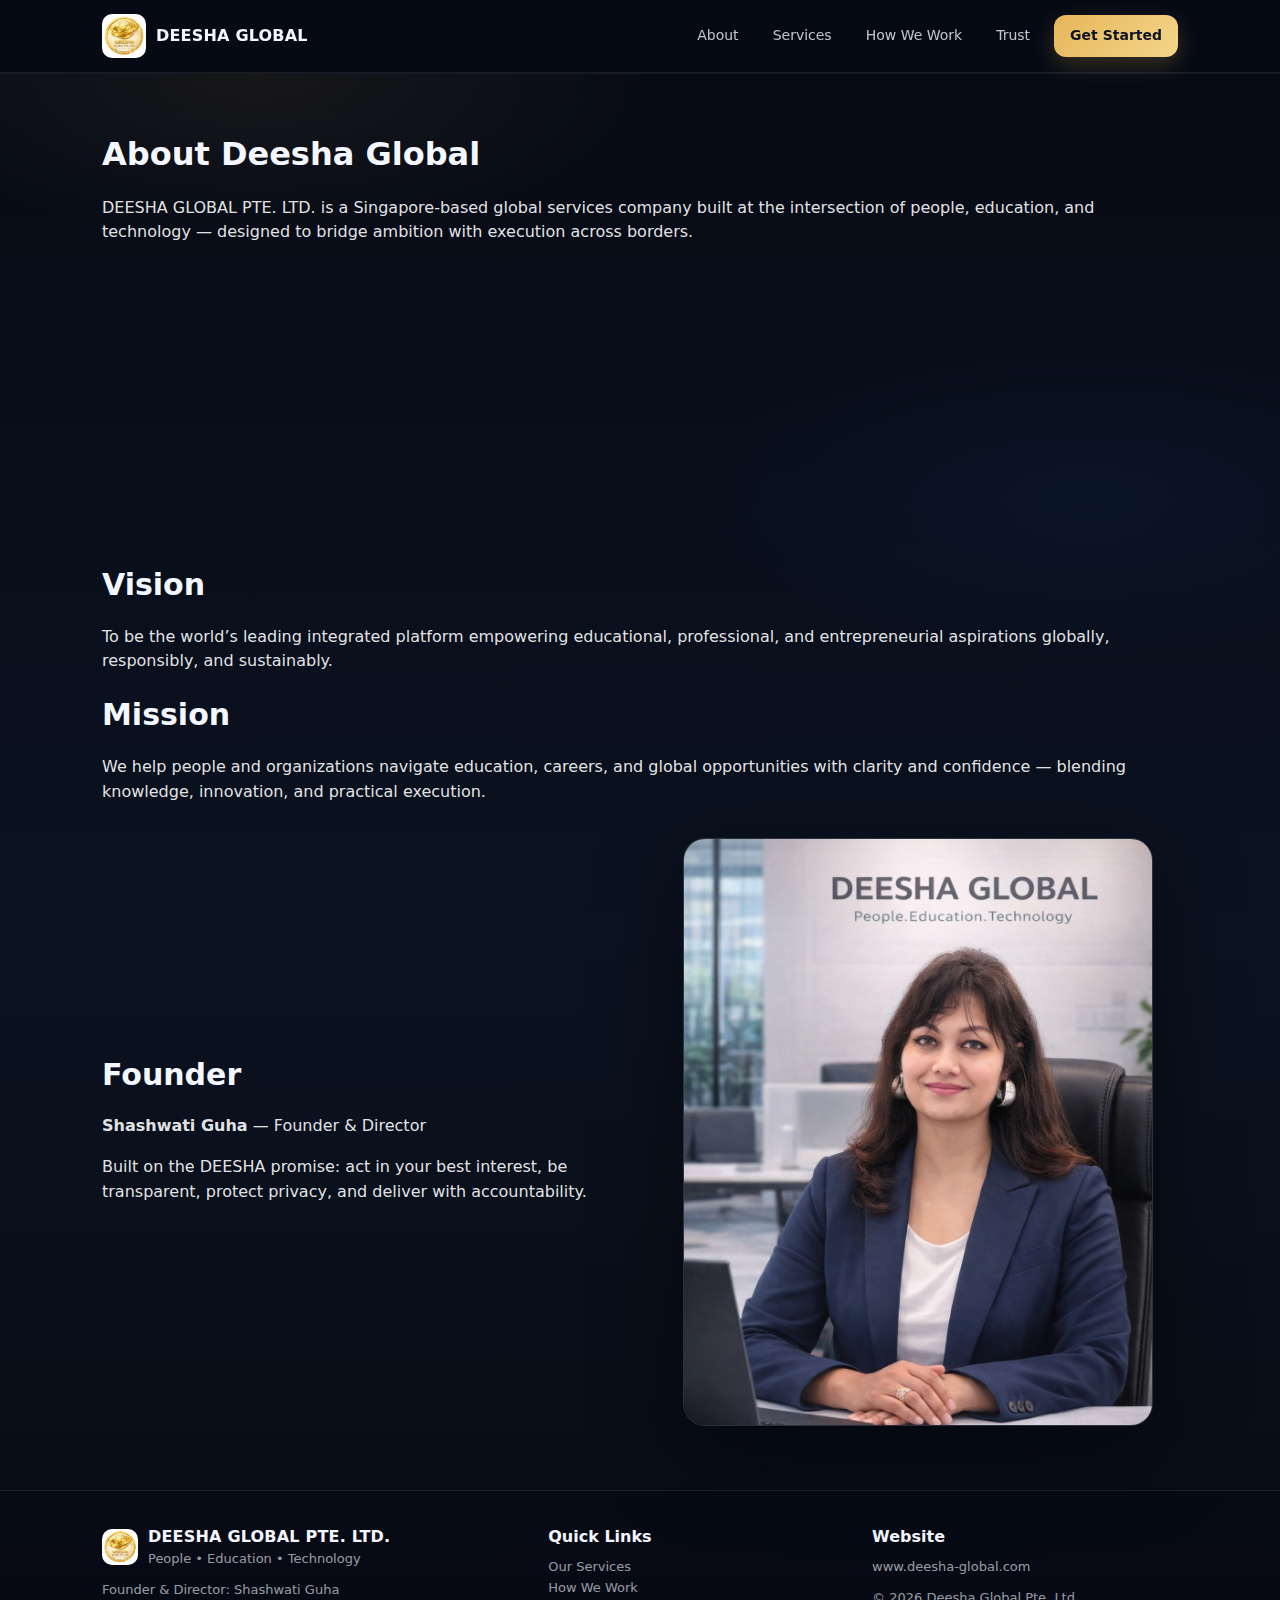
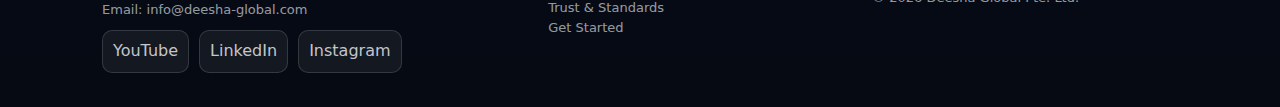
<file: about.html>
<!doctype html>
<html lang="en">
<head>
<meta charset="utf-8">
<meta name="viewport" content="width=device-width,initial-scale=1">
<title>About | Deesha Global</title>
<meta name="description" content="Deesha Global Pte. Ltd. — People • Education • Technology. Guiding Growth Globally.">
<link rel="stylesheet" href="assets/css/style.css">
</head>
<body>
<div class="header">
  <div class="container">
    <div class="nav">
      <a class="brand" href="index.html">
        <img src="assets/images/brand/logo-primary.png" alt="Deesha Global">
        <div class="name">DEESHA GLOBAL</div>
      </a>
      <div class="links">
        <a href="about.html">About</a>
        <a href="services.html">Services</a>
        <a href="how-we-work.html">How We Work</a>
        <a href="trust.html">Trust</a>
        <a class="cta" href="contact.html">Get Started</a>
      </div>
    </div>
  </div>
</div>


<div class="section">
  <div class="container">
    <h1 style="margin:0 0 10px">About Deesha Global</h1>
    <p class="lead">DEESHA GLOBAL PTE. LTD. is a Singapore-based global services company built at the intersection of people, education, and technology — designed to bridge ambition with execution across borders.</p>
    <div class="grid">
      <div class="card"><h3>Singapore Hub</h3><p>Positioned in a leading business and education ecosystem.</p></div>
      <div class="card"><h3>India–Asia Bridge</h3><p>Connecting Indian talent with Asian and global opportunity.</p></div>
      <div class="card"><h3>Integrated Platform</h3><p>Five pillars working together seamlessly.</p></div>
      <div class="card"><h3>Technology-enabled</h3><p>AI-powered solutions with human expertise.</p></div>
    </div>
    <div style="height:18px"></div>
    <h2 style="margin:0 0 8px">Vision</h2>
    <p class="lead">To be the world’s leading integrated platform empowering educational, professional, and entrepreneurial aspirations globally, responsibly, and sustainably.</p>
    <h2 style="margin:18px 0 8px">Mission</h2>
    <p class="lead">We help people and organizations navigate education, careers, and global opportunities with clarity and confidence — blending knowledge, innovation, and practical execution.</p>
    <div style="height:18px"></div>
    <div class="split">
      <div>
        <h2 style="margin:0 0 8px">Founder</h2>
        <p class="lead"><strong>Shashwati Guha</strong> — Founder & Director</p>
        <p class="lead">Built on the DEESHA promise: act in your best interest, be transparent, protect privacy, and deliver with accountability.</p>
      </div>
      <div><img class="portrait" src="assets/images/people/founder-shashwati.jpg" alt="Shashwati Guha"></div>
    </div>
  </div>
</div>


<div class="footer">
  <div class="container">
    <div class="cols">
      <div>
        <div style="display:flex;gap:10px;align-items:center">
          <img src="assets/images/brand/logo-primary.png" alt="Deesha Global" style="height:36px;width:36px;border-radius:10px">
          <div>
            <div style="font-weight:900;letter-spacing:.2px">DEESHA GLOBAL PTE. LTD.</div>
            <div class="small">People • Education • Technology</div>
          </div>
        </div>
        <div class="small" style="margin-top:10px">Founder & Director: Shashwati Guha</div>
        <div class="small">Email: <a href="mailto:info@deesha-global.com">info@deesha-global.com</a></div>
        <div class="social">
          <a href="https://youtube.com/@deeshaglobal?si=qTfd_5K8CEQ2Bjzt" target="_blank" rel="noopener">YouTube</a>
          <a href="https://www.linkedin.com/posts/deesha-global-pte-ltd_every-parent-asks-will-my-child-cope-singapore-activity-7422602650220806144-qAaH?utm_source=share&utm_medium=member_desktop&rcm=ACoAACJcxrIBuosVPDk3txcxI6AmaB0lUhwIBuk" target="_blank" rel="noopener">LinkedIn</a>
          <a href="https://instagram.com/deeshaglobal" target="_blank" rel="noopener">Instagram</a>
        </div>
      </div>
      <div>
        <div style="font-weight:900;margin-bottom:8px">Quick Links</div>
        <div class="small"><a href="services.html">Our Services</a></div>
        <div class="small"><a href="how-we-work.html">How We Work</a></div>
        <div class="small"><a href="trust.html">Trust & Standards</a></div>
        <div class="small"><a href="contact.html">Get Started</a></div>
      </div>
      <div>
        <div style="font-weight:900;margin-bottom:8px">Website</div>
        <div class="small"><a href="https://www.deesha-global.com" target="_blank" rel="noopener">www.deesha-global.com</a></div>
        <div class="small" style="margin-top:10px">© 2026 Deesha Global Pte. Ltd.</div>
      </div>
    </div>
  </div>
</div>

<script src="assets/js/main.js"></script>
</body>
</html>
</file>
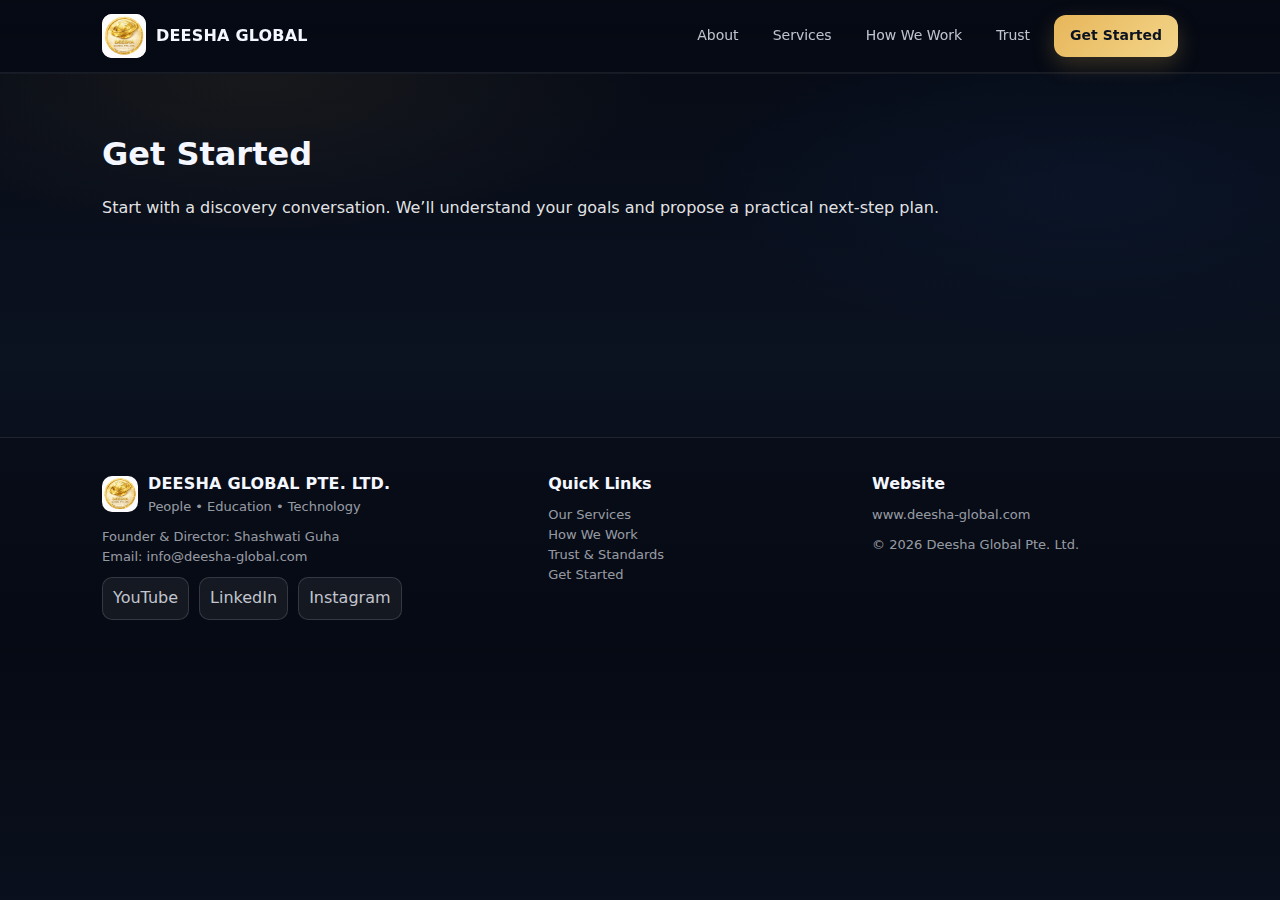
<file: contact.html>
<!doctype html>
<html lang="en">
<head>
<meta charset="utf-8">
<meta name="viewport" content="width=device-width,initial-scale=1">
<title>Get Started | Deesha Global</title>
<meta name="description" content="Deesha Global Pte. Ltd. — People • Education • Technology. Guiding Growth Globally.">
<link rel="stylesheet" href="assets/css/style.css">
</head>
<body>
<div class="header">
  <div class="container">
    <div class="nav">
      <a class="brand" href="index.html">
        <img src="assets/images/brand/logo-primary.png" alt="Deesha Global">
        <div class="name">DEESHA GLOBAL</div>
      </a>
      <div class="links">
        <a href="about.html">About</a>
        <a href="services.html">Services</a>
        <a href="how-we-work.html">How We Work</a>
        <a href="trust.html">Trust</a>
        <a class="cta" href="contact.html">Get Started</a>
      </div>
    </div>
  </div>
</div>


<div class="section">
  <div class="container">
    <h1 style="margin:0 0 10px">Get Started</h1>
    <p class="lead">Start with a discovery conversation. We’ll understand your goals and propose a practical next-step plan.</p>
    <div class="grid">
      <div class="card"><h3>Email</h3><p><a class="more" href="mailto:info@deesha-global.com">info@deesha-global.com →</a></p></div>
      <div class="card"><h3>Follow</h3><p class="small">Instagram: @deeshaglobal</p><p class="small">YouTube: @deeshaglobal</p><p class="small">LinkedIn: Deesha Global Pte. Ltd.</p></div>
      <div class="card"><h3>Website</h3><p><a class="more" href="https://www.deesha-global.com" target="_blank" rel="noopener">www.deesha-global.com →</a></p></div>
    </div>
  </div>
</div>


<div class="footer">
  <div class="container">
    <div class="cols">
      <div>
        <div style="display:flex;gap:10px;align-items:center">
          <img src="assets/images/brand/logo-primary.png" alt="Deesha Global" style="height:36px;width:36px;border-radius:10px">
          <div>
            <div style="font-weight:900;letter-spacing:.2px">DEESHA GLOBAL PTE. LTD.</div>
            <div class="small">People • Education • Technology</div>
          </div>
        </div>
        <div class="small" style="margin-top:10px">Founder & Director: Shashwati Guha</div>
        <div class="small">Email: <a href="mailto:info@deesha-global.com">info@deesha-global.com</a></div>
        <div class="social">
          <a href="https://youtube.com/@deeshaglobal?si=qTfd_5K8CEQ2Bjzt" target="_blank" rel="noopener">YouTube</a>
          <a href="https://www.linkedin.com/posts/deesha-global-pte-ltd_every-parent-asks-will-my-child-cope-singapore-activity-7422602650220806144-qAaH?utm_source=share&utm_medium=member_desktop&rcm=ACoAACJcxrIBuosVPDk3txcxI6AmaB0lUhwIBuk" target="_blank" rel="noopener">LinkedIn</a>
          <a href="https://instagram.com/deeshaglobal" target="_blank" rel="noopener">Instagram</a>
        </div>
      </div>
      <div>
        <div style="font-weight:900;margin-bottom:8px">Quick Links</div>
        <div class="small"><a href="services.html">Our Services</a></div>
        <div class="small"><a href="how-we-work.html">How We Work</a></div>
        <div class="small"><a href="trust.html">Trust & Standards</a></div>
        <div class="small"><a href="contact.html">Get Started</a></div>
      </div>
      <div>
        <div style="font-weight:900;margin-bottom:8px">Website</div>
        <div class="small"><a href="https://www.deesha-global.com" target="_blank" rel="noopener">www.deesha-global.com</a></div>
        <div class="small" style="margin-top:10px">© 2026 Deesha Global Pte. Ltd.</div>
      </div>
    </div>
  </div>
</div>

<script src="assets/js/main.js"></script>
</body>
</html>
</file>
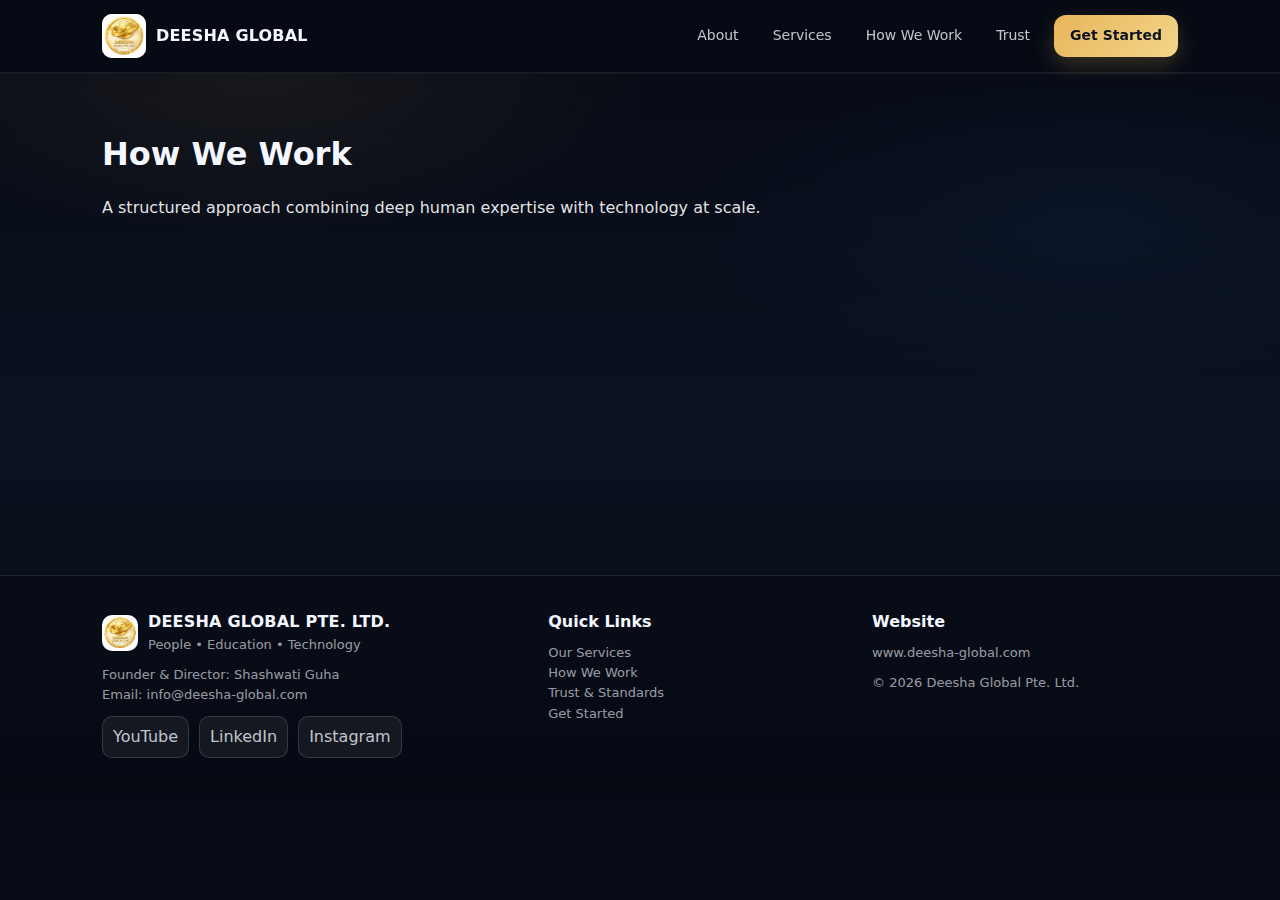
<file: how-we-work.html>
<!doctype html>
<html lang="en">
<head>
<meta charset="utf-8">
<meta name="viewport" content="width=device-width,initial-scale=1">
<title>How We Work | Deesha Global</title>
<meta name="description" content="Deesha Global Pte. Ltd. — People • Education • Technology. Guiding Growth Globally.">
<link rel="stylesheet" href="assets/css/style.css">
</head>
<body>
<div class="header">
  <div class="container">
    <div class="nav">
      <a class="brand" href="index.html">
        <img src="assets/images/brand/logo-primary.png" alt="Deesha Global">
        <div class="name">DEESHA GLOBAL</div>
      </a>
      <div class="links">
        <a href="about.html">About</a>
        <a href="services.html">Services</a>
        <a href="how-we-work.html">How We Work</a>
        <a href="trust.html">Trust</a>
        <a class="cta" href="contact.html">Get Started</a>
      </div>
    </div>
  </div>
</div>


<div class="section">
  <div class="container">
    <h1 style="margin:0 0 10px">How We Work</h1>
    <p class="lead">A structured approach combining deep human expertise with technology at scale.</p>
    <div class="grid">
      <div class="card"><h3>1) Understand</h3><p>We start by understanding your goals and context. No templates.</p></div>
      <div class="card"><h3>2) Strategize</h3><p>We build a roadmap using experience, data, and networks.</p></div>
      <div class="card"><h3>3) Execute</h3><p>Hands-on support through practical delivery and introductions.</p></div>
      <div class="card"><h3>4) Support</h3><p>Ongoing guidance as your needs evolve.</p></div>
      <div class="card"><h3>5) Evolve</h3><p>We learn from feedback and continuously improve.</p></div>
    </div>
  </div>
</div>


<div class="footer">
  <div class="container">
    <div class="cols">
      <div>
        <div style="display:flex;gap:10px;align-items:center">
          <img src="assets/images/brand/logo-primary.png" alt="Deesha Global" style="height:36px;width:36px;border-radius:10px">
          <div>
            <div style="font-weight:900;letter-spacing:.2px">DEESHA GLOBAL PTE. LTD.</div>
            <div class="small">People • Education • Technology</div>
          </div>
        </div>
        <div class="small" style="margin-top:10px">Founder & Director: Shashwati Guha</div>
        <div class="small">Email: <a href="mailto:info@deesha-global.com">info@deesha-global.com</a></div>
        <div class="social">
          <a href="https://youtube.com/@deeshaglobal?si=qTfd_5K8CEQ2Bjzt" target="_blank" rel="noopener">YouTube</a>
          <a href="https://www.linkedin.com/posts/deesha-global-pte-ltd_every-parent-asks-will-my-child-cope-singapore-activity-7422602650220806144-qAaH?utm_source=share&utm_medium=member_desktop&rcm=ACoAACJcxrIBuosVPDk3txcxI6AmaB0lUhwIBuk" target="_blank" rel="noopener">LinkedIn</a>
          <a href="https://instagram.com/deeshaglobal" target="_blank" rel="noopener">Instagram</a>
        </div>
      </div>
      <div>
        <div style="font-weight:900;margin-bottom:8px">Quick Links</div>
        <div class="small"><a href="services.html">Our Services</a></div>
        <div class="small"><a href="how-we-work.html">How We Work</a></div>
        <div class="small"><a href="trust.html">Trust & Standards</a></div>
        <div class="small"><a href="contact.html">Get Started</a></div>
      </div>
      <div>
        <div style="font-weight:900;margin-bottom:8px">Website</div>
        <div class="small"><a href="https://www.deesha-global.com" target="_blank" rel="noopener">www.deesha-global.com</a></div>
        <div class="small" style="margin-top:10px">© 2026 Deesha Global Pte. Ltd.</div>
      </div>
    </div>
  </div>
</div>

<script src="assets/js/main.js"></script>
</body>
</html>
</file>
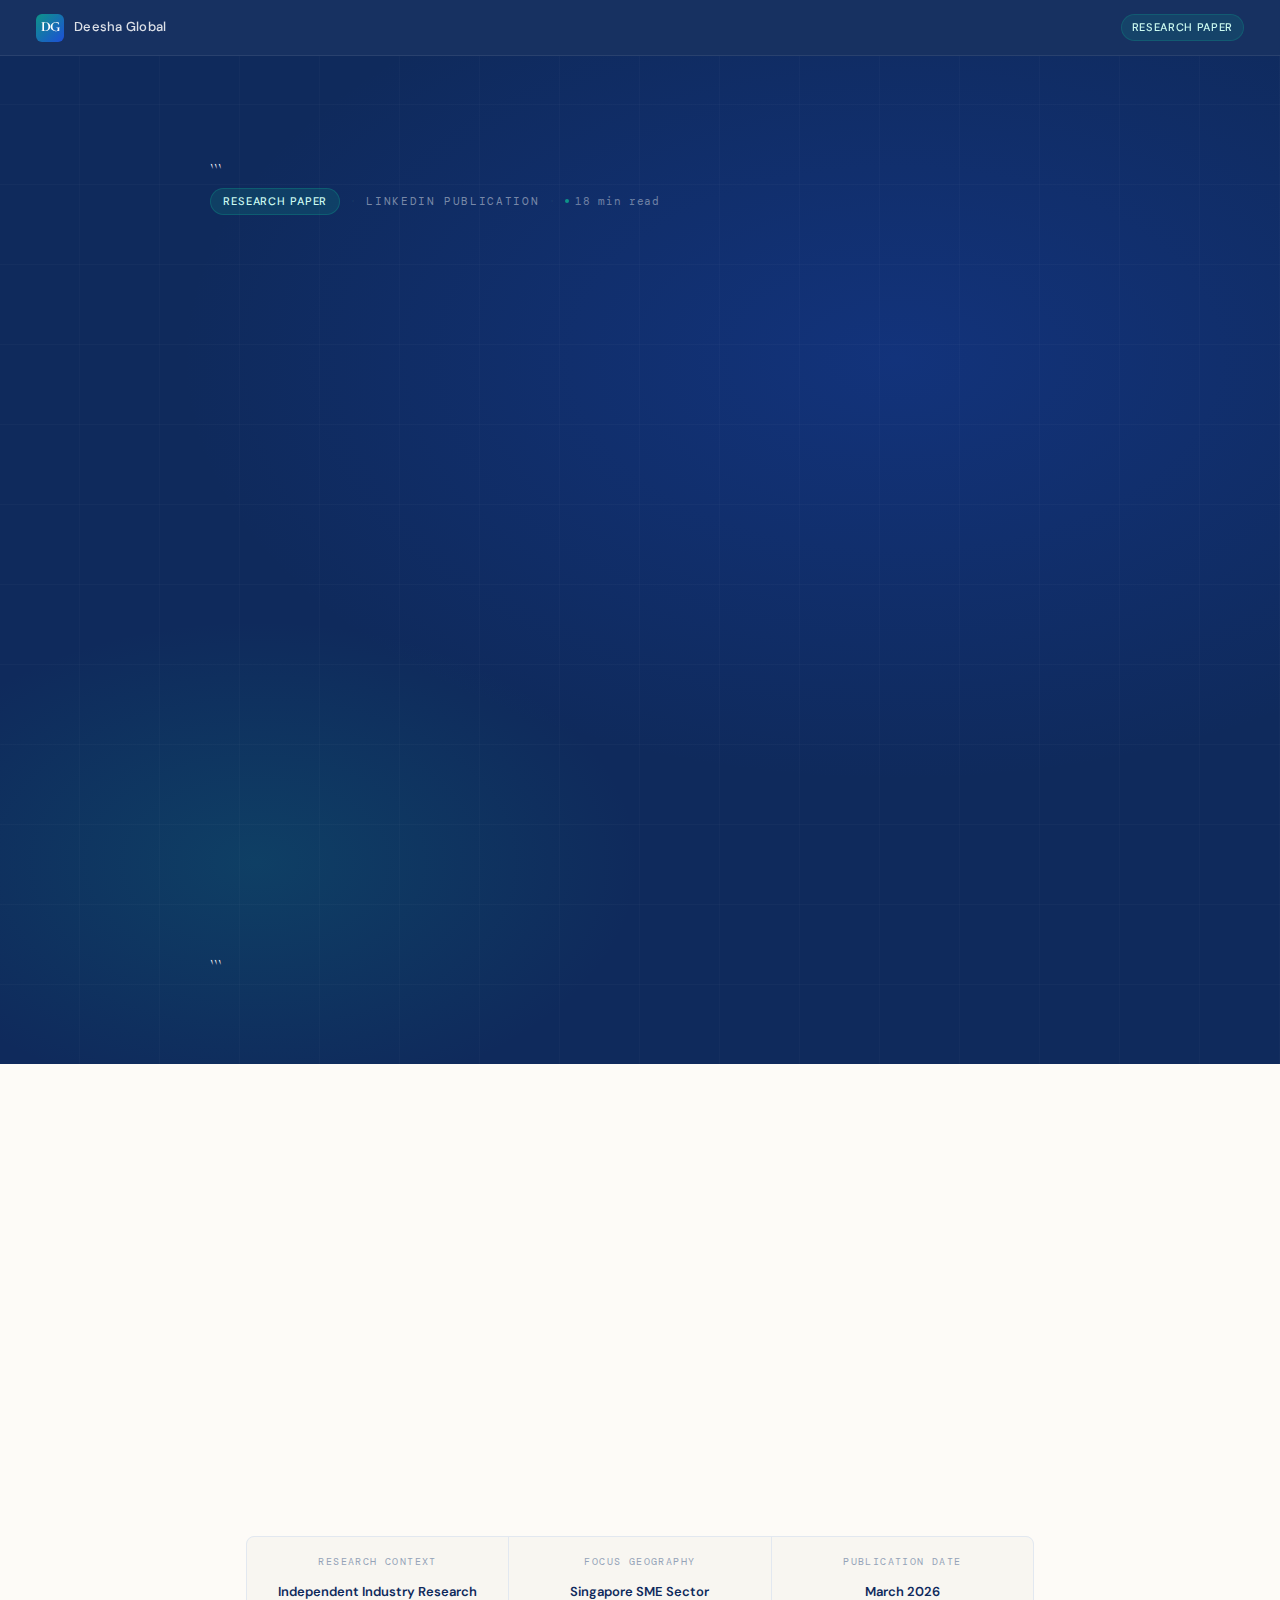
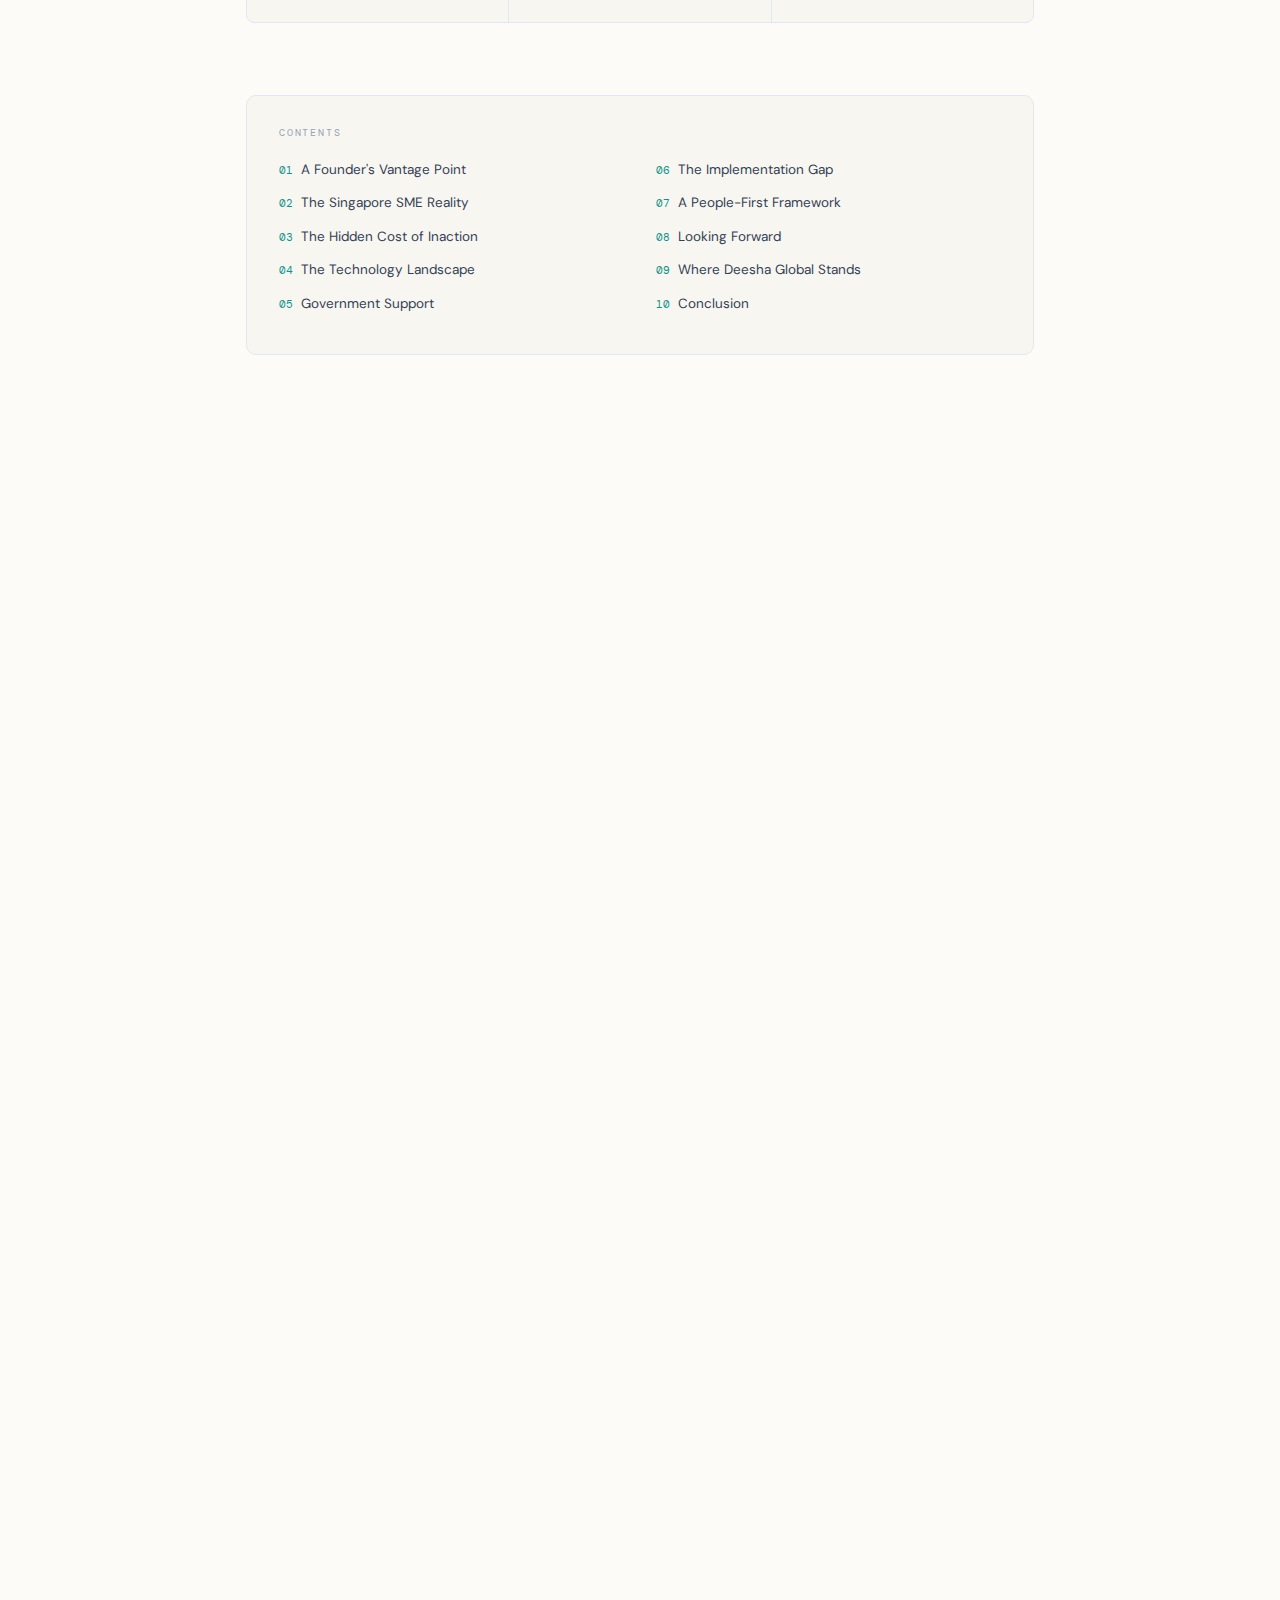
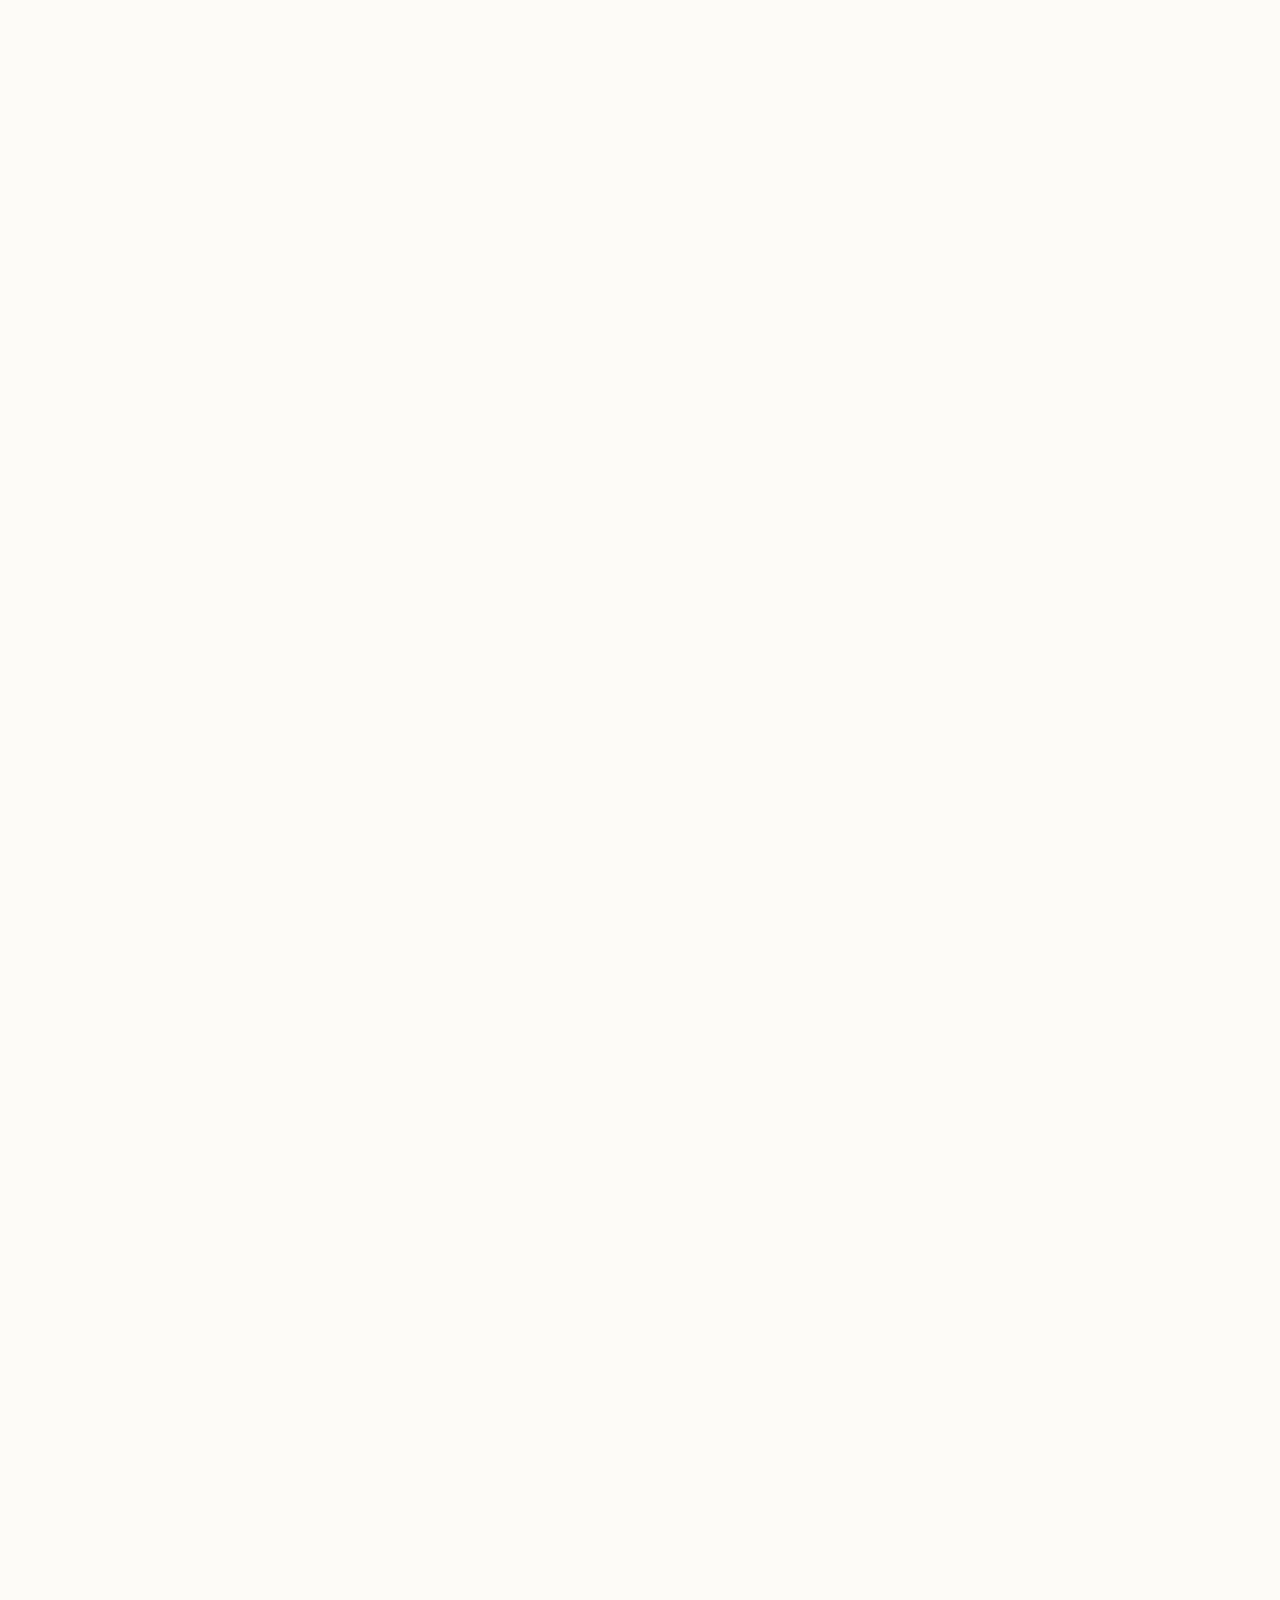
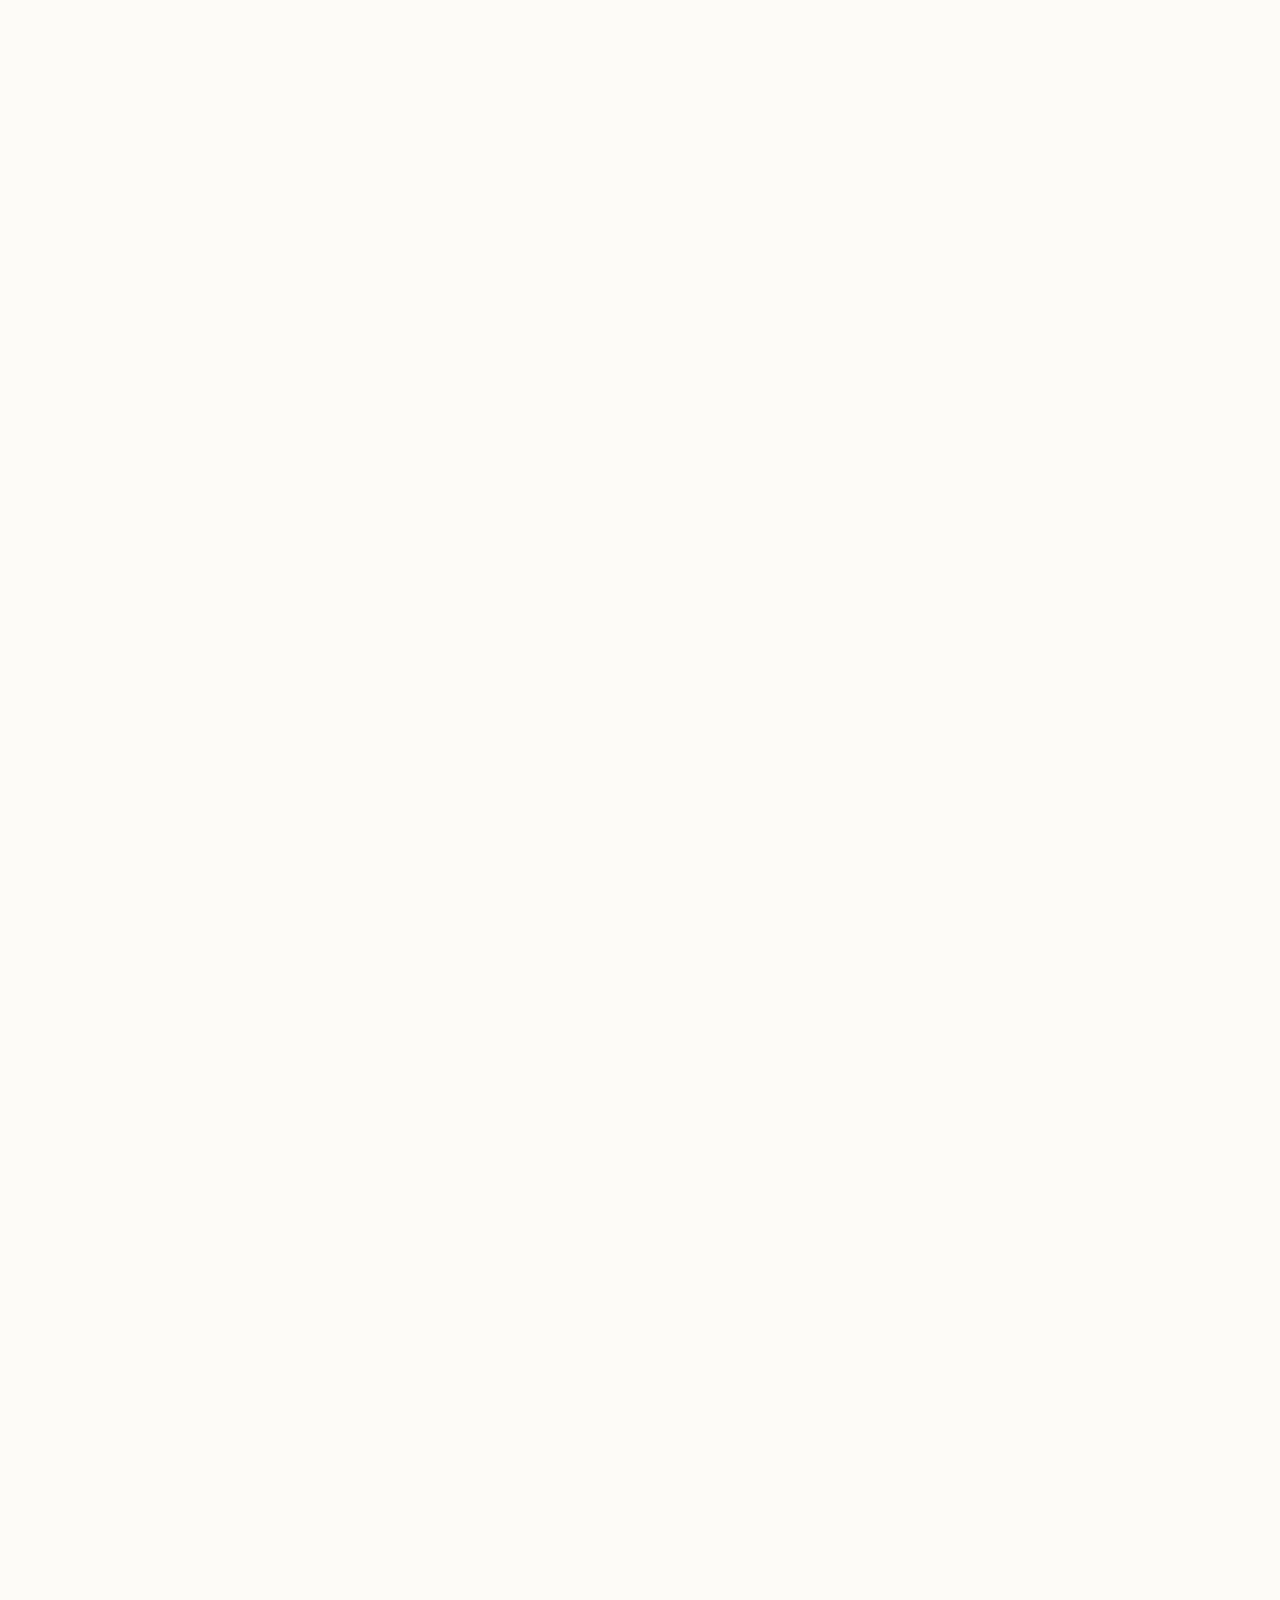
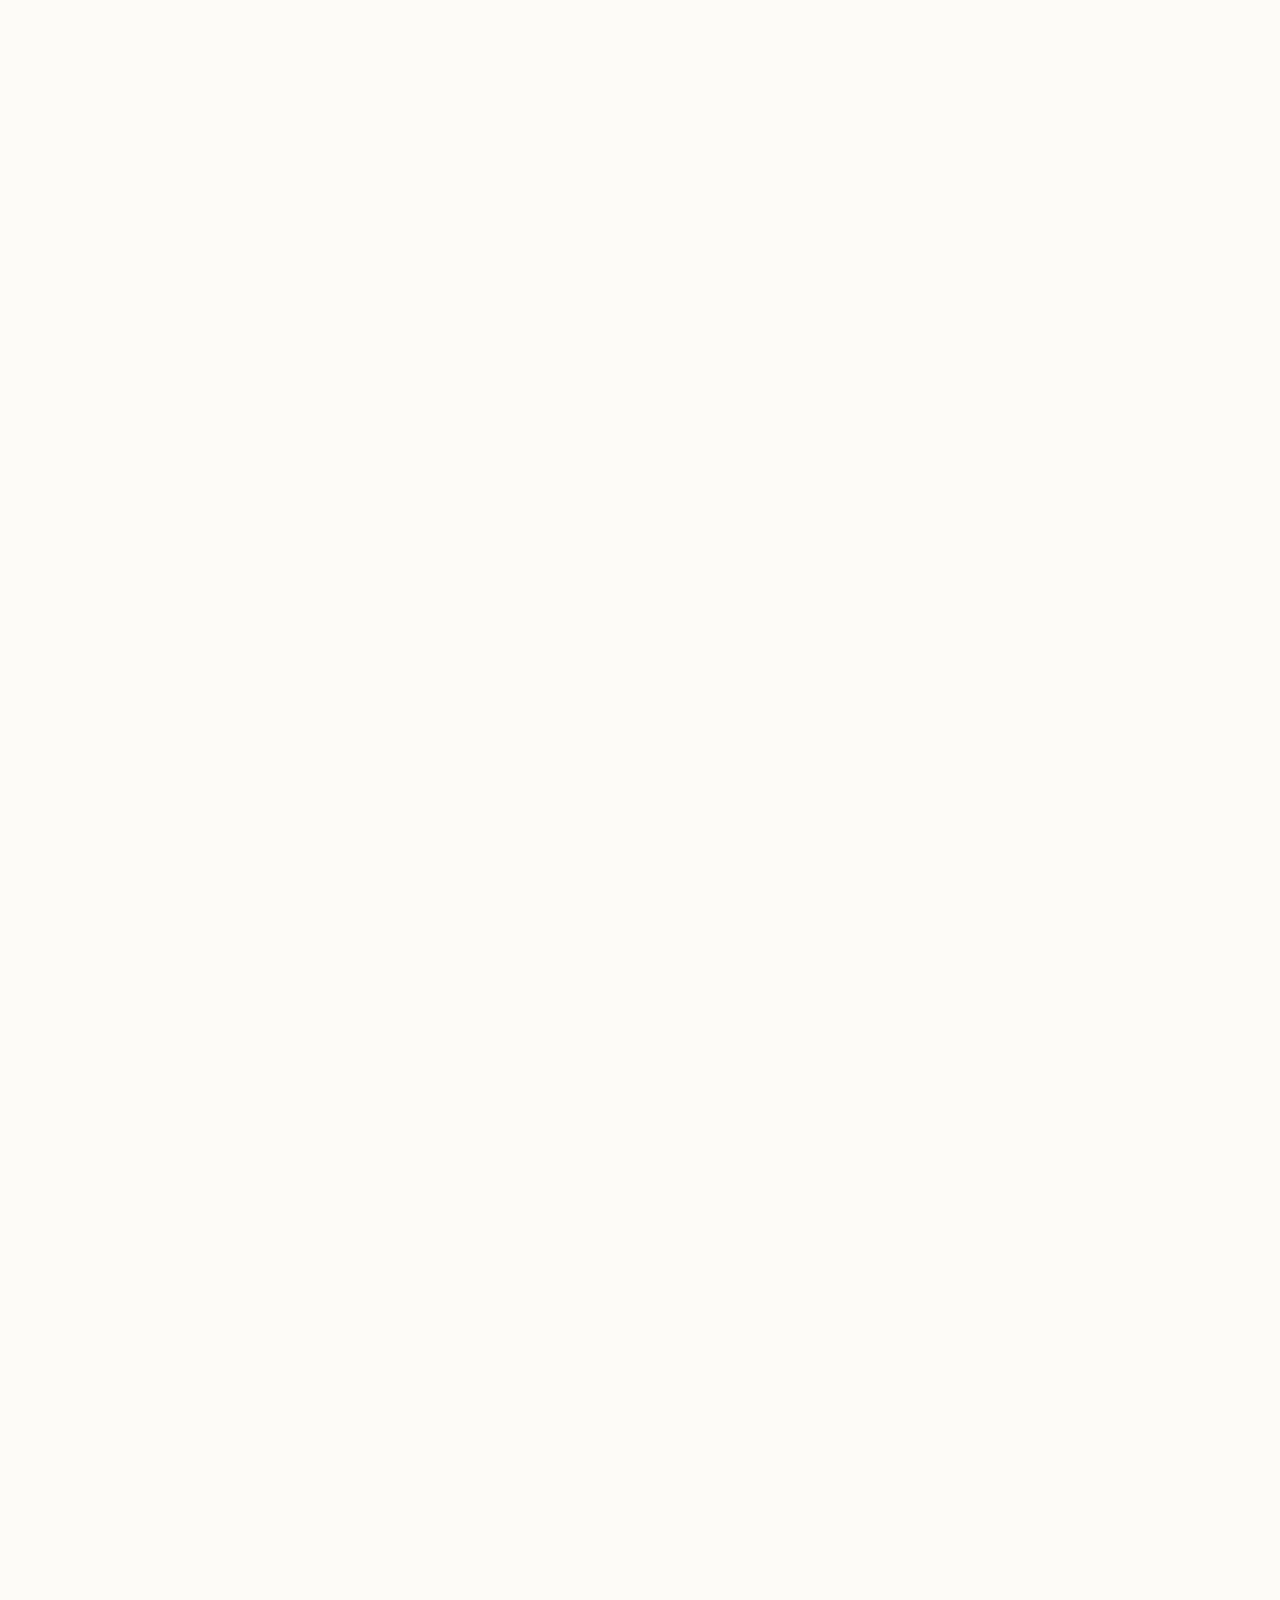
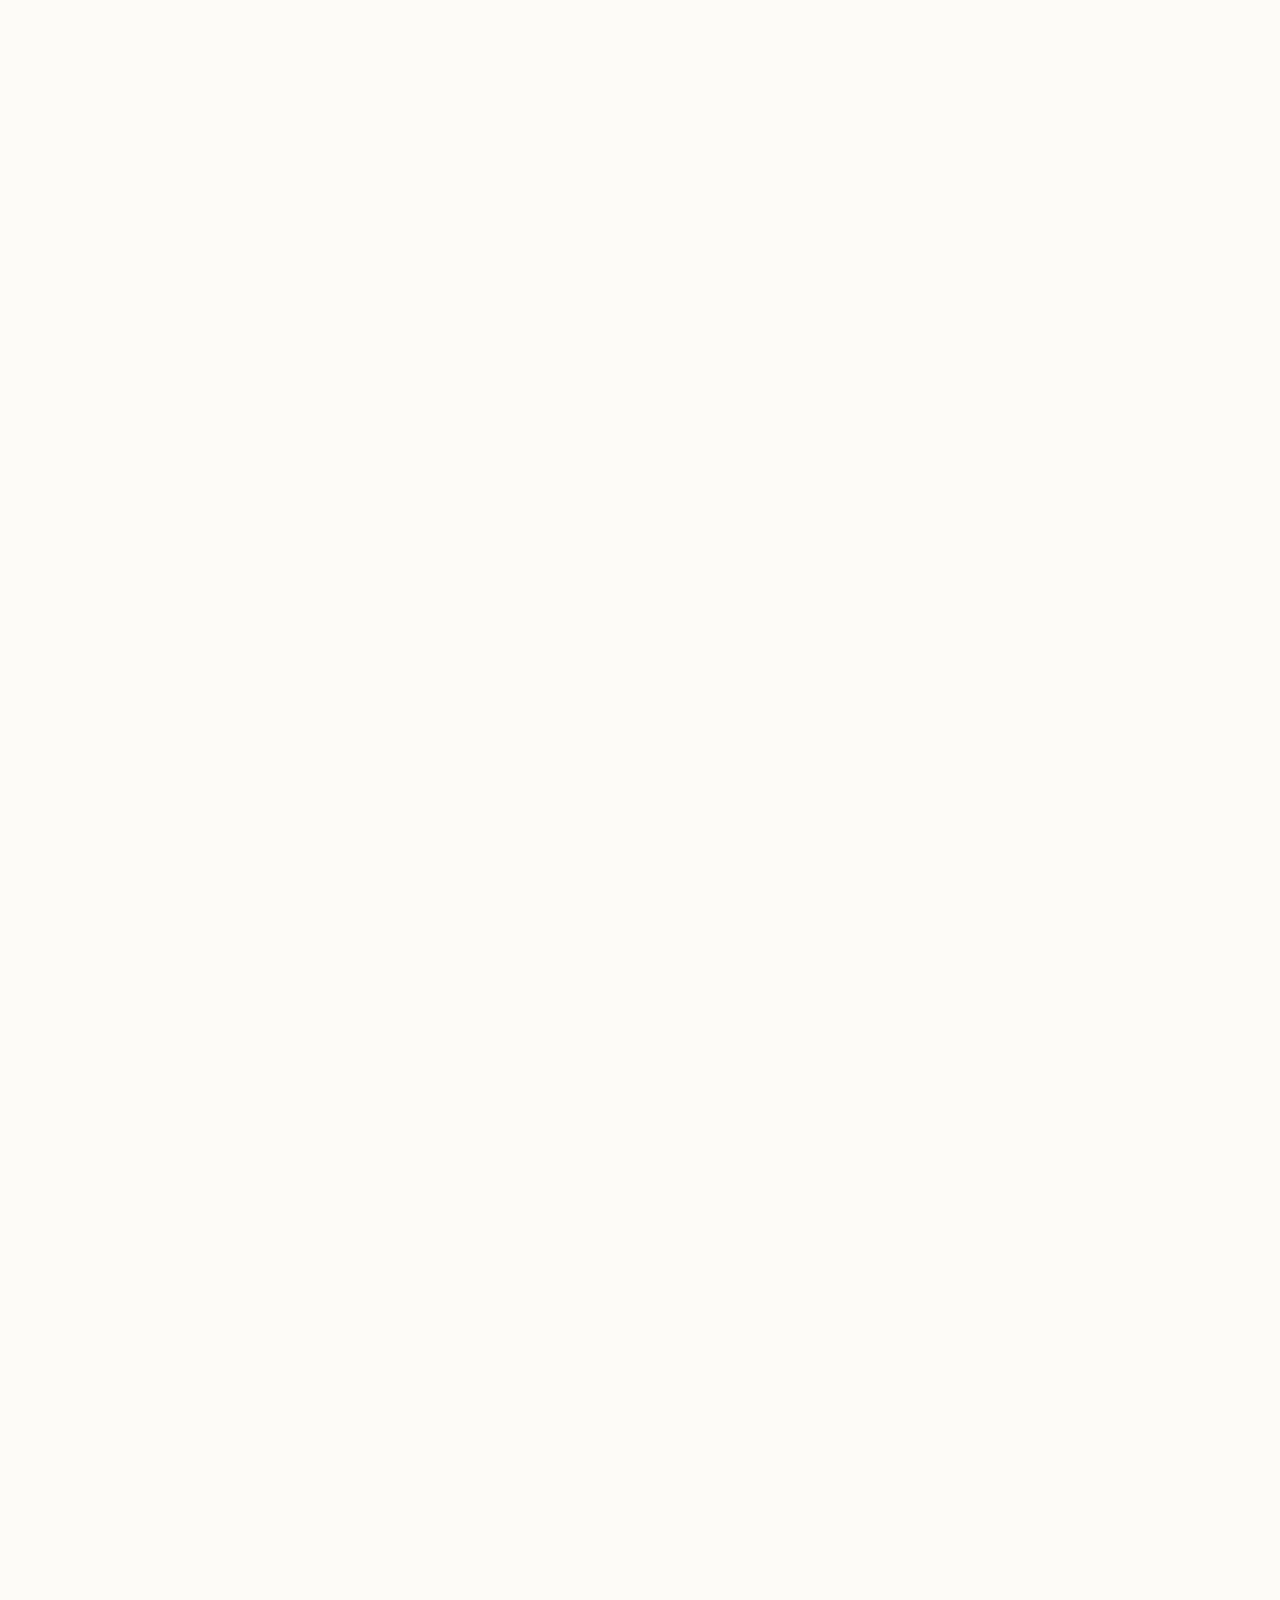
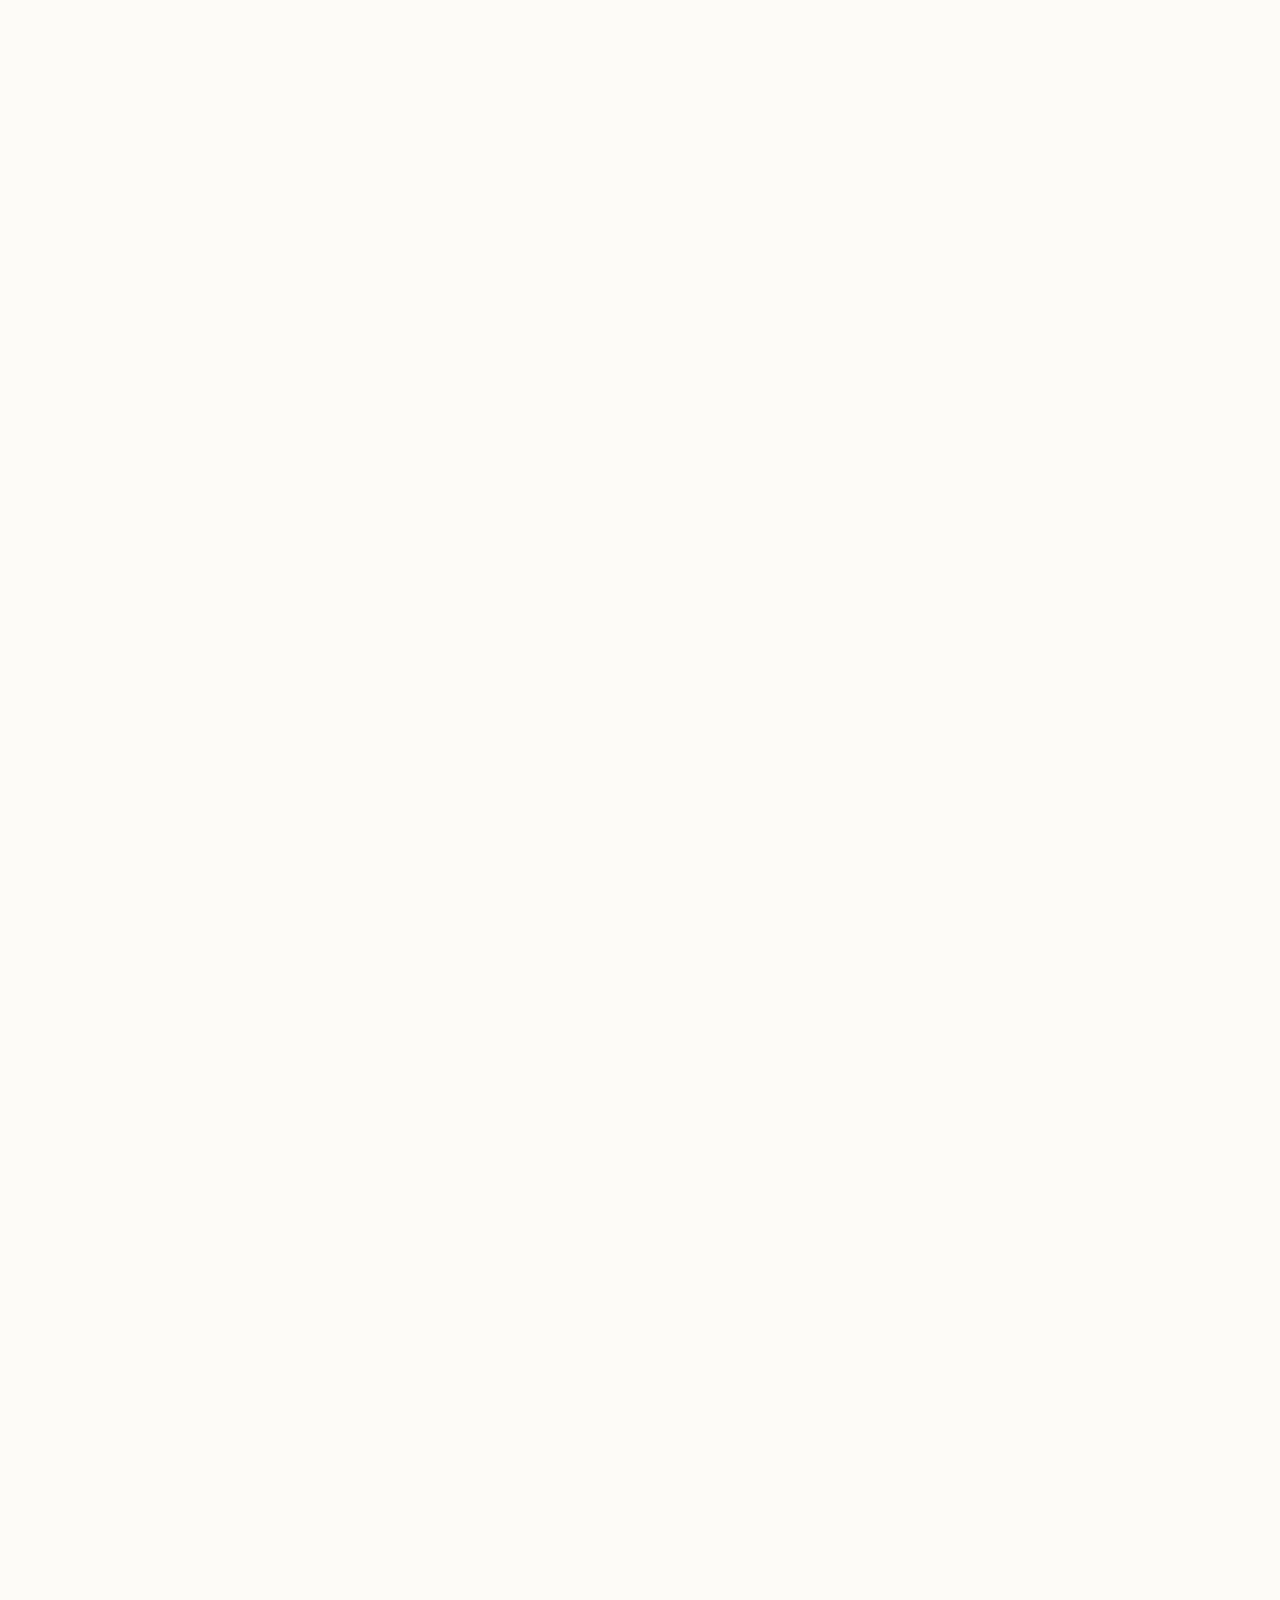
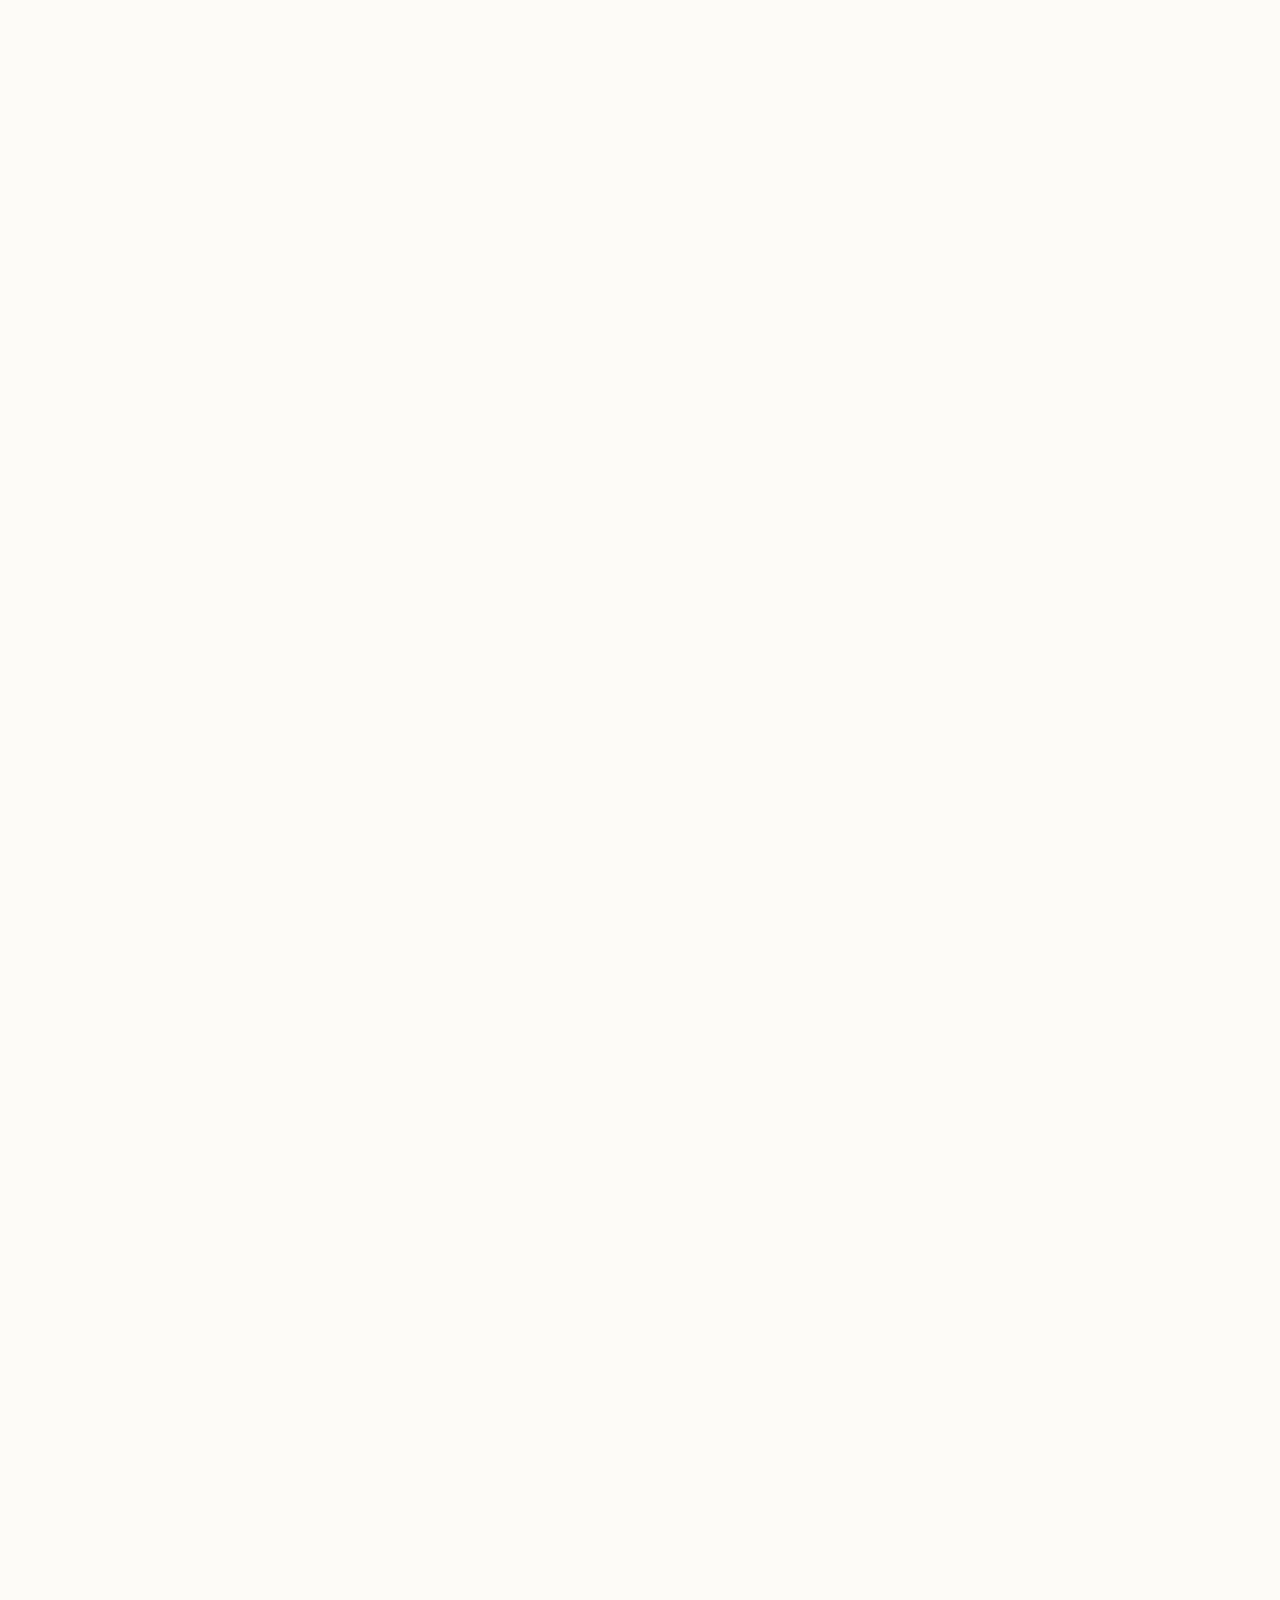
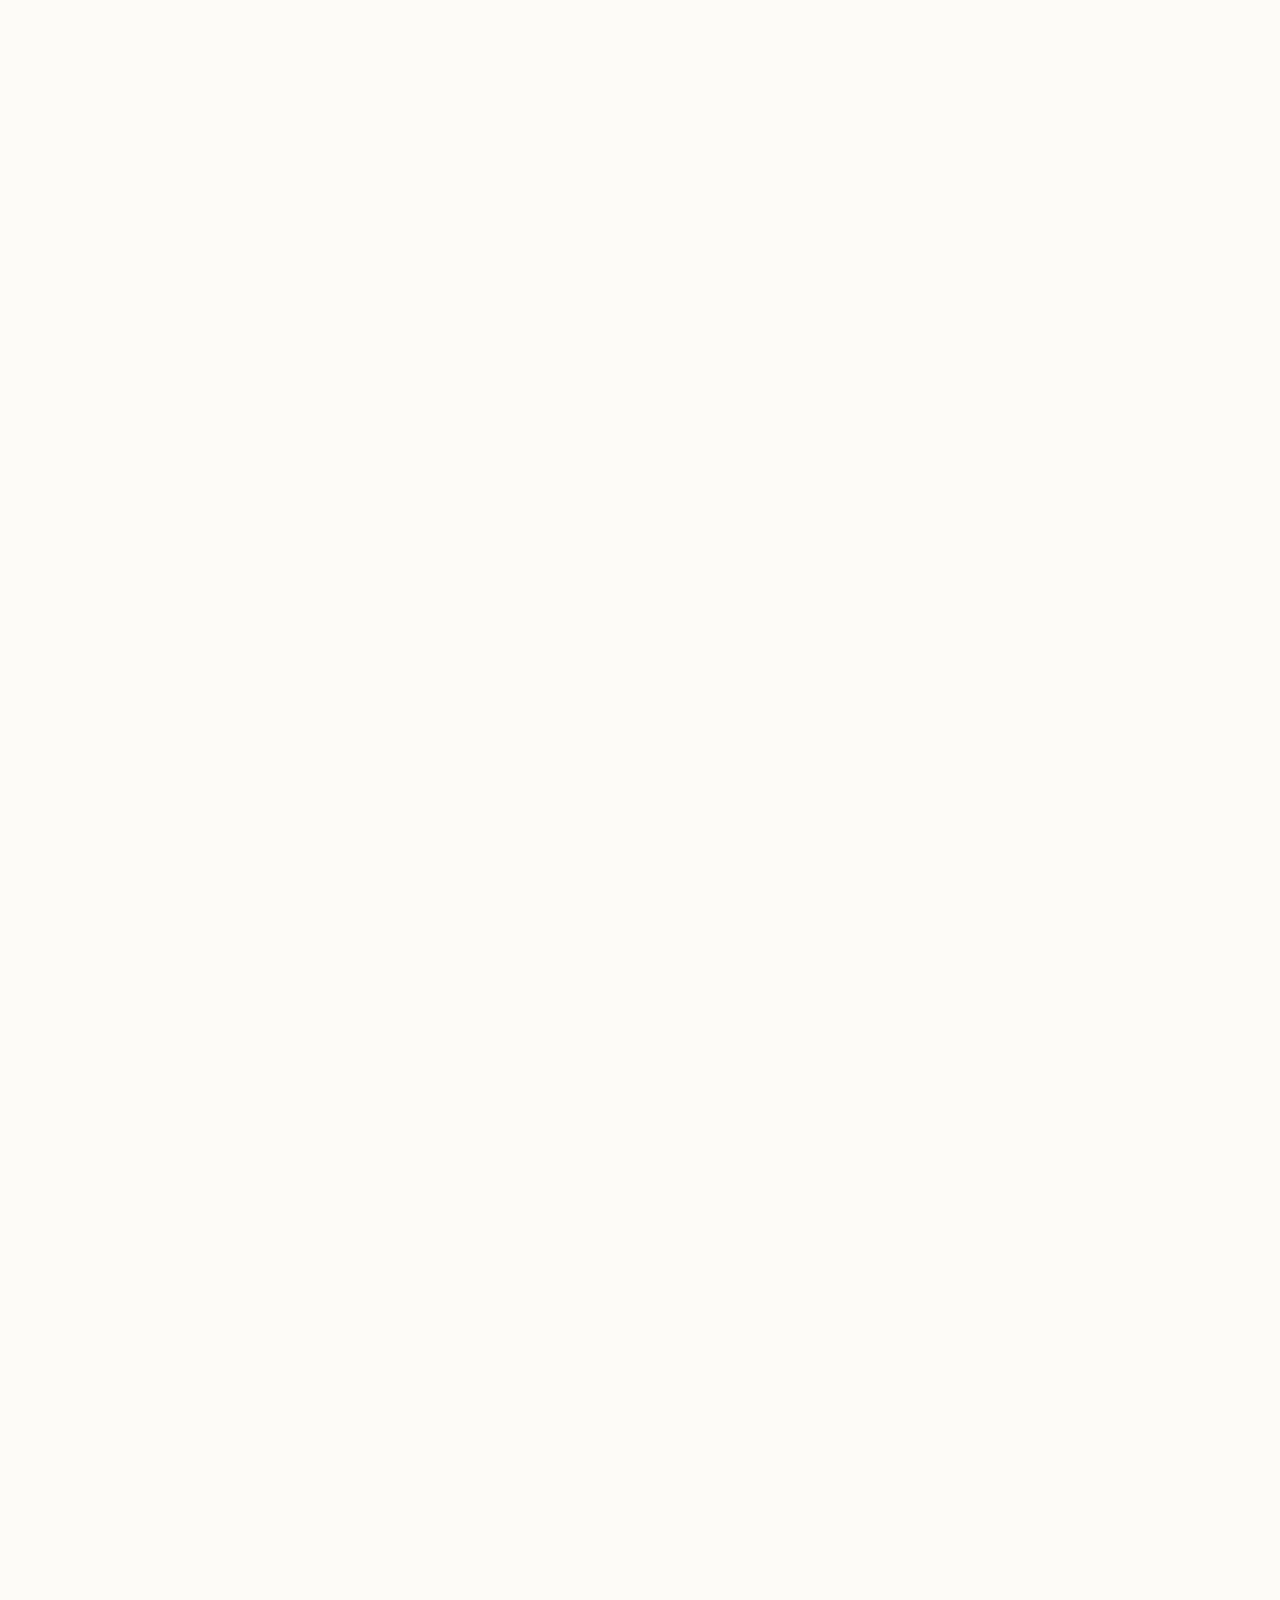
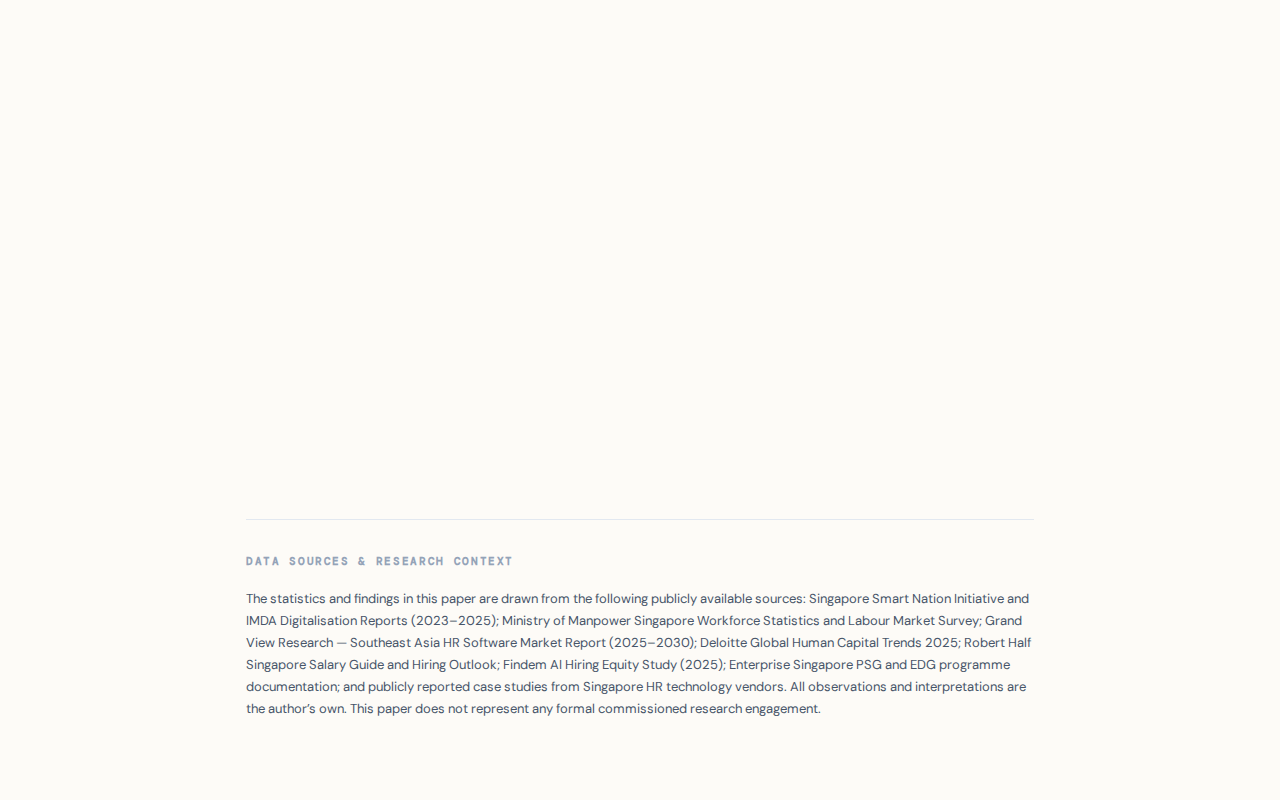
<file: hr-technology-singapore-smes.html>
<!DOCTYPE html>

<html lang="en">
<head>
<meta charset="UTF-8">
<meta name="viewport" content="width=device-width, initial-scale=1.0">
<title>HR Technology &amp; Automation in Singapore SMEs &#8212; Shashwati Guha | Deesha Global</title>
<meta name="description" content="A research paper by Shashwati Guha, Founder &amp; Director of Deesha Global Pte. Ltd., on HR technology adoption among Singapore SMEs &#8212; from survival instinct to strategic imperative.">
<link rel="preconnect" href="https://fonts.googleapis.com">
<link rel="preconnect" href="https://fonts.gstatic.com" crossorigin>
<link href="https://fonts.googleapis.com/css2?family=Cormorant+Garamond:ital,wght@0,300;0,400;0,500;0,600;0,700;1,300;1,400;1,500&family=DM+Sans:ital,wght@0,300;0,400;0,500;0,600;1,300&family=DM+Mono:wght@400;500&display=swap" rel="stylesheet">

<style>
/* ── CSS Variables ────────────────────────────────────────────────────────── */
:root {
  --navy:       #0F2A5C;
  --navy-mid:   #1B3D73;
  --royal:      #1D4ED8;
  --teal:       #0D9488;
  --teal-light: #CCFBF1;
  --gold:       #B45309;
  --gold-light: #FEF3C7;
  --cream:      #FDFBF7;
  --warm-white: #F8F6F1;
  --slate:      #334155;
  --mid-slate:  #475569;
  --light-slate:#94A3B8;
  --silver:     #E2E8F0;
  --ink:        #1E293B;

  --serif:  'Cormorant Garamond', Georgia, serif;
  --sans:   'DM Sans', system-ui, sans-serif;
  --mono:   'DM Mono', monospace;

  --max-w: 860px;
  --col-w: 680px;
}

/* ── Reset & Base ─────────────────────────────────────────────────────────── */
*, *::before, *::after { box-sizing: border-box; margin: 0; padding: 0; }

html { scroll-behavior: smooth; font-size: 18px; }

body {
  background: var(--cream);
  color: var(--ink);
  font-family: var(--serif);
  line-height: 1.75;
  -webkit-font-smoothing: antialiased;
  overflow-x: hidden;
}

/* ── Scroll progress bar ──────────────────────────────────────────────────── */
#progress-bar {
  position: fixed;
  top: 0; left: 0;
  height: 3px;
  width: 0%;
  background: linear-gradient(90deg, var(--teal), var(--gold));
  z-index: 1000;
  transition: width 0.1s linear;
}

/* ── Sticky nav ───────────────────────────────────────────────────────────── */
nav {
  position: sticky;
  top: 0;
  z-index: 900;
  background: rgba(15, 42, 92, 0.97);
  backdrop-filter: blur(12px);
  border-bottom: 1px solid rgba(255,255,255,0.08);
  padding: 0 2rem;
  display: flex;
  align-items: center;
  justify-content: space-between;
  height: 56px;
}

.nav-brand {
  display: flex;
  align-items: center;
  gap: 10px;
  text-decoration: none;
}

.nav-logo-mark {
  width: 28px; height: 28px;
  background: linear-gradient(135deg, var(--teal), var(--royal));
  border-radius: 6px;
  display: flex; align-items: center; justify-content: center;
  font-family: var(--serif);
  font-weight: 700;
  font-size: 14px;
  color: #fff;
  letter-spacing: -0.5px;
  flex-shrink: 0;
}

.nav-site {
  font-family: var(--sans);
  font-size: 13px;
  font-weight: 500;
  color: rgba(255,255,255,0.85);
  letter-spacing: 0.02em;
}

.nav-tag {
  font-family: var(--sans);
  font-size: 11px;
  font-weight: 500;
  color: var(--teal-light);
  background: rgba(13,148,136,0.18);
  border: 1px solid rgba(13,148,136,0.3);
  border-radius: 100px;
  padding: 3px 10px;
  letter-spacing: 0.06em;
  text-transform: uppercase;
}

/* ── Hero / Cover ─────────────────────────────────────────────────────────── */
.cover {
  background: var(--navy);
  color: #fff;
  position: relative;
  overflow: hidden;
  padding: 100px 2rem 80px;
}

/* Geometric background texture */
.cover::before {
  content: '';
  position: absolute;
  inset: 0;
  background:
    radial-gradient(ellipse 80% 60% at 70% 30%, rgba(29,78,216,0.25) 0%, transparent 70%),
    radial-gradient(ellipse 50% 40% at 20% 80%, rgba(13,148,136,0.2) 0%, transparent 60%);
  pointer-events: none;
}

.cover::after {
  content: '';
  position: absolute;
  inset: 0;
  background-image:
    repeating-linear-gradient(
      0deg,
      transparent,
      transparent 79px,
      rgba(255,255,255,0.025) 79px,
      rgba(255,255,255,0.025) 80px
    ),
    repeating-linear-gradient(
      90deg,
      transparent,
      transparent 79px,
      rgba(255,255,255,0.02) 79px,
      rgba(255,255,255,0.02) 80px
    );
  pointer-events: none;
}

.cover-inner {
  max-width: var(--max-w);
  margin: 0 auto;
  position: relative;
  z-index: 2;
}

.cover-meta-row {
  display: flex;
  align-items: center;
  gap: 12px;
  margin-bottom: 36px;
  flex-wrap: wrap;
}

.cover-label {
  font-family: var(--mono);
  font-size: 11px;
  letter-spacing: 0.15em;
  text-transform: uppercase;
  color: rgba(255,255,255,0.45);
}

.cover-label-pill {
  font-family: var(--sans);
  font-size: 11px;
  font-weight: 500;
  letter-spacing: 0.08em;
  text-transform: uppercase;
  color: var(--teal-light);
  background: rgba(13,148,136,0.2);
  border: 1px solid rgba(13,148,136,0.35);
  border-radius: 100px;
  padding: 3px 12px;
}

.cover-dot { color: rgba(255,255,255,0.2); font-size: 10px; }

.cover-eyebrow {
  font-family: var(--sans);
  font-size: 12px;
  font-weight: 500;
  letter-spacing: 0.18em;
  text-transform: uppercase;
  color: var(--teal-light);
  margin-bottom: 20px;
  opacity: 0;
  transform: translateY(12px);
  animation: fadeUp 0.7s ease forwards 0.1s;
}

.cover-title {
  font-family: var(--serif);
  font-size: clamp(2.4rem, 5vw, 3.8rem);
  font-weight: 600;
  line-height: 1.15;
  letter-spacing: -0.01em;
  color: #fff;
  margin-bottom: 16px;
  opacity: 0;
  transform: translateY(16px);
  animation: fadeUp 0.8s ease forwards 0.2s;
}

.cover-title em {
  font-style: italic;
  color: rgba(191,219,254,0.9);
}

.cover-subtitle {
  font-family: var(--serif);
  font-size: 1.3rem;
  font-weight: 400;
  font-style: italic;
  color: rgba(255,255,255,0.55);
  margin-bottom: 48px;
  opacity: 0;
  transform: translateY(14px);
  animation: fadeUp 0.8s ease forwards 0.35s;
}

.cover-divider {
  width: 48px;
  height: 2px;
  background: linear-gradient(90deg, var(--teal), transparent);
  margin-bottom: 36px;
  opacity: 0;
  animation: fadeUp 0.6s ease forwards 0.45s;
}

.cover-author-row {
  display: flex;
  align-items: center;
  gap: 16px;
  margin-bottom: 48px;
  opacity: 0;
  transform: translateY(10px);
  animation: fadeUp 0.7s ease forwards 0.5s;
}

.author-avatar {
  width: 48px; height: 48px;
  border-radius: 50%;
  background: linear-gradient(135deg, var(--teal), var(--royal));
  display: flex; align-items: center; justify-content: center;
  font-family: var(--serif);
  font-size: 18px;
  font-weight: 600;
  color: #fff;
  flex-shrink: 0;
  border: 2px solid rgba(255,255,255,0.15);
}

.author-info {}
.author-name {
  font-family: var(--sans);
  font-weight: 500;
  font-size: 15px;
  color: #fff;
  line-height: 1.3;
}
.author-title {
  font-family: var(--sans);
  font-size: 13px;
  color: rgba(255,255,255,0.5);
  line-height: 1.4;
}

/* Stats row on cover */
.cover-stats {
  display: grid;
  grid-template-columns: repeat(3, 1fr);
  gap: 1px;
  background: rgba(255,255,255,0.08);
  border-radius: 12px;
  overflow: hidden;
  opacity: 0;
  transform: translateY(16px);
  animation: fadeUp 0.8s ease forwards 0.65s;
}

.cover-stat {
  background: rgba(255,255,255,0.04);
  padding: 24px 20px;
  text-align: center;
  transition: background 0.2s;
}

.cover-stat:hover { background: rgba(255,255,255,0.08); }

.stat-value {
  font-family: var(--serif);
  font-size: 2.4rem;
  font-weight: 600;
  color: var(--teal-light);
  line-height: 1.1;
  display: block;
}

.stat-label {
  font-family: var(--sans);
  font-size: 12px;
  color: rgba(255,255,255,0.45);
  margin-top: 6px;
  line-height: 1.4;
}

/* ── Article Layout ───────────────────────────────────────────────────────── */
.article-wrap {
  max-width: var(--max-w);
  margin: 0 auto;
  padding: 0 2rem;
}

/* Abstract */
.abstract-section {
  border-left: 3px solid var(--teal);
  background: linear-gradient(135deg, rgba(13,148,136,0.06), rgba(13,148,136,0.02));
  padding: 32px 36px;
  margin: 60px 0 20px;
  border-radius: 0 8px 8px 0;
  opacity: 0;
  transform: translateY(20px);
  transition: opacity 0.7s ease, transform 0.7s ease;
}

.abstract-section.visible { opacity: 1; transform: translateY(0); }

.abstract-label {
  font-family: var(--mono);
  font-size: 10.5px;
  letter-spacing: 0.18em;
  text-transform: uppercase;
  color: var(--teal);
  font-weight: 500;
  margin-bottom: 12px;
}

.abstract-text {
  font-family: var(--serif);
  font-size: 1.15rem;
  font-style: italic;
  color: var(--slate);
  line-height: 1.8;
  hyphens: auto;
  -webkit-hyphens: auto;
  word-break: break-word;
}

/* Meta strip */
.meta-strip {
  display: grid;
  grid-template-columns: repeat(3, 1fr);
  gap: 1px;
  background: var(--silver);
  border: 1px solid var(--silver);
  border-radius: 8px;
  overflow: hidden;
  margin-bottom: 72px;
}

.meta-cell {
  background: var(--warm-white);
  padding: 16px 20px;
  text-align: center;
}

.meta-cell-label {
  font-family: var(--mono);
  font-size: 10px;
  letter-spacing: 0.14em;
  text-transform: uppercase;
  color: var(--light-slate);
  display: block;
  margin-bottom: 4px;
}

.meta-cell-value {
  font-family: var(--sans);
  font-size: 13px;
  font-weight: 600;
  color: var(--navy);
}

/* ── Section ─────────────────────────────────────────────────────────────── */
.section {
  margin-bottom: 72px;
  opacity: 0;
  transform: translateY(24px);
  transition: opacity 0.7s ease, transform 0.7s ease;
}

.section.visible { opacity: 1; transform: translateY(0); }

.section-head {
  display: flex;
  align-items: baseline;
  gap: 14px;
  border-bottom: 1.5px solid var(--silver);
  padding-bottom: 14px;
  margin-bottom: 32px;
}

.section-num {
  font-family: var(--mono);
  font-size: 11px;
  font-weight: 500;
  color: var(--teal);
  letter-spacing: 0.08em;
  flex-shrink: 0;
  margin-top: 4px;
}

.section-title {
  font-family: var(--serif);
  font-size: 1.65rem;
  font-weight: 600;
  color: var(--navy);
  line-height: 1.25;
  letter-spacing: -0.01em;
  word-break: break-word;
  overflow-wrap: break-word;
}

/* Body text */
p.body-text {
  font-family: var(--serif);
  font-size: 1.05rem;
  line-height: 1.85;
  color: var(--slate);
  margin-bottom: 22px;
  hyphens: auto;
  -webkit-hyphens: auto;
  word-break: break-word;
  overflow-wrap: break-word;
}

p.body-text:last-child { margin-bottom: 0; }

/* ── Pull quote ───────────────────────────────────────────────────────────── */
.pull-quote {
  border-left: 4px solid var(--royal);
  background: linear-gradient(135deg, rgba(29,78,216,0.06), rgba(29,78,216,0.02));
  padding: 28px 36px;
  margin: 36px 0;
  border-radius: 0 8px 8px 0;
  position: relative;
}

.pull-quote::before {
  content: '\201C';
  font-family: var(--serif);
  font-size: 5rem;
  color: rgba(29,78,216,0.12);
  position: absolute;
  top: -10px; left: 20px;
  line-height: 1;
  pointer-events: none;
}

.pull-quote p {
  font-family: var(--serif);
  font-size: 1.3rem;
  font-style: italic;
  font-weight: 500;
  color: var(--royal);
  line-height: 1.65;
  word-break: break-word;
  overflow-wrap: break-word;
}

.pull-quote.gold {
  border-left-color: var(--gold);
  background: linear-gradient(135deg, rgba(180,83,9,0.06), rgba(180,83,9,0.02));
}

.pull-quote.gold::before { color: rgba(180,83,9,0.1); }
.pull-quote.gold p { color: var(--gold); }

.pull-quote.teal {
  border-left-color: var(--teal);
  background: linear-gradient(135deg, rgba(13,148,136,0.07), rgba(13,148,136,0.02));
}

.pull-quote.teal::before { color: rgba(13,148,136,0.12); }
.pull-quote.teal p { color: var(--teal); }

/* ── Stat row ─────────────────────────────────────────────────────────────── */
.stat-row {
  display: grid;
  grid-template-columns: repeat(3, 1fr);
  gap: 12px;
  margin: 32px 0;
}

.stat-card {
  border: 1px solid var(--silver);
  border-radius: 10px;
  padding: 24px 16px;
  text-align: center;
  background: var(--warm-white);
  transition: transform 0.2s, box-shadow 0.2s;
}

.stat-card:hover {
  transform: translateY(-3px);
  box-shadow: 0 8px 24px rgba(0,0,0,0.07);
}

.stat-card .val {
  font-family: var(--serif);
  font-size: 2.6rem;
  font-weight: 600;
  line-height: 1.1;
  display: block;
}

.stat-card .val.blue { color: var(--royal); }
.stat-card .val.teal { color: var(--teal); }
.stat-card .val.gold { color: var(--gold); }
.stat-card .val.orange { color: #C2410C; }

.stat-card .lbl {
  font-family: var(--sans);
  font-size: 12px;
  color: var(--mid-slate);
  margin-top: 8px;
  line-height: 1.45;
}

/* ── Two-column grid ─────────────────────────────────────────────────────── */
.two-col {
  display: grid;
  grid-template-columns: 1fr 1fr;
  gap: 32px;
  margin: 32px 0;
}

.col-card {
  padding: 24px 24px 20px;
  border-radius: 10px;
  border: 1px solid var(--silver);
}

.col-card.blue-tint  { background: rgba(29,78,216,0.04); border-color: rgba(29,78,216,0.15); }
.col-card.teal-tint  { background: rgba(13,148,136,0.05); border-color: rgba(13,148,136,0.18); }
.col-card.gold-tint  { background: rgba(180,83,9,0.04); border-color: rgba(180,83,9,0.15); }
.col-card.purple-tint { background: rgba(109,40,217,0.04); border-color: rgba(109,40,217,0.15); }
.col-card.orange-tint { background: rgba(194,65,12,0.04); border-color: rgba(194,65,12,0.15); }
.col-card.green-tint  { background: rgba(21,128,61,0.04); border-color: rgba(21,128,61,0.15); }

.col-card h4 {
  font-family: var(--sans);
  font-size: 14px;
  font-weight: 600;
  letter-spacing: 0.01em;
  margin-bottom: 12px;
}

.col-card h4.blue  { color: var(--royal); }
.col-card h4.teal  { color: var(--teal); }
.col-card h4.gold  { color: var(--gold); }
.col-card h4.purple { color: #6D28D9; }
.col-card h4.orange { color: #C2410C; }
.col-card h4.green  { color: #15803D; }

.col-card p {
  font-family: var(--serif);
  font-size: 0.97rem;
  line-height: 1.8;
  color: var(--slate);
  hyphens: auto;
  -webkit-hyphens: auto;
  word-break: break-word;
}

.col-card ul {
  list-style: none;
  padding: 0;
  margin-top: 4px;
}

.col-card ul li {
  font-family: var(--serif);
  font-size: 0.95rem;
  line-height: 1.75;
  color: var(--slate);
  padding-left: 18px;
  position: relative;
  margin-bottom: 4px;
}

.col-card ul li::before {
  content: '▸';
  position: absolute;
  left: 0;
  color: var(--teal);
  font-size: 10px;
  top: 6px;
}

/* ── Insight boxes ─────────────────────────────────────────────────────────── */
.insight-box {
  display: grid;
  grid-template-columns: 48px 1fr;
  gap: 0;
  border-radius: 10px;
  overflow: hidden;
  margin-bottom: 16px;
  box-shadow: 0 2px 8px rgba(0,0,0,0.05);
}

.insight-num {
  display: flex; align-items: flex-start; justify-content: center;
  padding-top: 20px;
  font-family: var(--serif);
  font-size: 1.1rem;
  font-weight: 700;
  color: #fff;
}

.insight-num.blue   { background: var(--royal); }
.insight-num.teal   { background: var(--teal); }
.insight-num.gold   { background: var(--gold); }
.insight-num.purple { background: #6D28D9; }
.insight-num.green  { background: #15803D; }

.insight-body {
  padding: 18px 22px;
}

.insight-body.blue   { background: rgba(29,78,216,0.05); }
.insight-body.teal   { background: rgba(13,148,136,0.06); }
.insight-body.gold   { background: rgba(180,83,9,0.05); }
.insight-body.purple { background: rgba(109,40,217,0.05); }
.insight-body.green  { background: rgba(21,128,61,0.05); }

.insight-heading {
  font-family: var(--sans);
  font-size: 14px;
  font-weight: 600;
  margin-bottom: 6px;
}

.insight-heading.blue   { color: var(--royal); }
.insight-heading.teal   { color: var(--teal); }
.insight-heading.gold   { color: var(--gold); }
.insight-heading.purple { color: #6D28D9; }
.insight-heading.green  { color: #15803D; }

.insight-text {
  font-family: var(--serif);
  font-size: 0.95rem;
  line-height: 1.78;
  color: var(--mid-slate);
  hyphens: auto;
  -webkit-hyphens: auto;
  word-break: break-word;
  overflow-wrap: break-word;
}

/* ── Sidebar box ───────────────────────────────────────────────────────────── */
.sidebar-box {
  border: 1px solid var(--silver);
  border-radius: 10px;
  padding: 28px 32px;
  background: var(--warm-white);
  margin: 28px 0;
}

.sidebar-box.slate { background: #F8FAFC; border-color: #CBD5E1; }
.sidebar-box.orange { background: rgba(194,65,12,0.04); border-color: rgba(194,65,12,0.2); }

.sidebar-title {
  font-family: var(--sans);
  font-size: 14px;
  font-weight: 600;
  color: var(--navy);
  margin-bottom: 16px;
  padding-bottom: 10px;
  border-bottom: 1px solid var(--silver);
}

.sidebar-title.orange-txt { color: #C2410C; border-color: rgba(194,65,12,0.2); }

.sidebar-box ul { list-style: none; padding: 0; }
.sidebar-box ul li {
  font-family: var(--serif);
  font-size: 0.97rem;
  line-height: 1.75;
  color: var(--slate);
  padding-left: 22px;
  position: relative;
  margin-bottom: 8px;
}

.sidebar-box ul li::before {
  content: '▸';
  position: absolute;
  left: 0;
  font-size: 10px;
  top: 7px;
  color: var(--navy);
}

.sidebar-box.orange ul li::before { color: #C2410C; }

/* ── PET Framework ─────────────────────────────────────────────────────────── */
.pet-framework {
  margin: 28px 0;
  display: flex;
  flex-direction: column;
  gap: 16px;
}

.pet-item {
  display: grid;
  grid-template-columns: 56px 1fr;
  gap: 0;
  border-radius: 10px;
  overflow: hidden;
  box-shadow: 0 2px 10px rgba(0,0,0,0.06);
}

.pet-letter {
  display: flex;
  align-items: center;
  justify-content: center;
  font-family: var(--serif);
  font-size: 2rem;
  font-weight: 700;
  color: #fff;
}

.pet-letter.blue   { background: linear-gradient(180deg, #1D4ED8, #1e40af); }
.pet-letter.teal   { background: linear-gradient(180deg, #0D9488, #0f766e); }
.pet-letter.gold   { background: linear-gradient(180deg, #B45309, #92400e); }

.pet-content {
  padding: 20px 26px;
}

.pet-content.blue   { background: rgba(29,78,216,0.05); }
.pet-content.teal   { background: rgba(13,148,136,0.06); }
.pet-content.gold   { background: rgba(180,83,9,0.05); }

.pet-content h4 {
  font-family: var(--sans);
  font-size: 13px;
  font-weight: 600;
  letter-spacing: 0.12em;
  text-transform: uppercase;
  margin-bottom: 8px;
}

.pet-content h4.blue   { color: var(--royal); }
.pet-content h4.teal   { color: var(--teal); }
.pet-content h4.gold   { color: var(--gold); }

.pet-content p {
  font-family: var(--serif);
  font-size: 0.97rem;
  line-height: 1.8;
  color: var(--mid-slate);
}

/* ── Author card ────────────────────────────────────────────────────────── */
.author-card {
  background: var(--navy);
  border-radius: 12px;
  padding: 44px 44px 36px;
  margin-top: 80px;
  color: #fff;
  position: relative;
  overflow: hidden;
}

.author-card::before {
  content: '';
  position: absolute;
  top: -40px; right: -40px;
  width: 200px; height: 200px;
  background: radial-gradient(circle, rgba(13,148,136,0.25), transparent 70%);
  pointer-events: none;
}

.author-card-top {
  display: flex;
  align-items: center;
  gap: 20px;
  margin-bottom: 24px;
}

.author-card-avatar {
  width: 64px; height: 64px;
  border-radius: 50%;
  background: linear-gradient(135deg, var(--teal), #1D4ED8);
  display: flex; align-items: center; justify-content: center;
  font-family: var(--serif);
  font-size: 24px;
  font-weight: 600;
  color: #fff;
  flex-shrink: 0;
  border: 2px solid rgba(255,255,255,0.15);
}

.author-card-name {
  font-family: var(--serif);
  font-size: 1.5rem;
  font-weight: 500;
  color: #fff;
  line-height: 1.2;
}

.author-card-role {
  font-family: var(--sans);
  font-size: 13px;
  color: rgba(255,255,255,0.5);
  margin-top: 4px;
}

.author-card-bio {
  font-family: var(--serif);
  font-size: 1rem;
  font-style: italic;
  color: rgba(255,255,255,0.65);
  line-height: 1.8;
  margin-bottom: 28px;
  padding-top: 20px;
  border-top: 1px solid rgba(255,255,255,0.1);
}

.author-card-links {
  display: flex;
  gap: 12px;
  flex-wrap: wrap;
}

.author-link {
  display: inline-flex;
  align-items: center;
  gap: 6px;
  font-family: var(--sans);
  font-size: 13px;
  font-weight: 500;
  color: var(--teal-light);
  text-decoration: none;
  border: 1px solid rgba(13,148,136,0.35);
  border-radius: 100px;
  padding: 6px 16px;
  background: rgba(13,148,136,0.1);
  transition: background 0.2s, border-color 0.2s;
}

.author-link:hover {
  background: rgba(13,148,136,0.25);
  border-color: rgba(13,148,136,0.6);
}

/* ── References ────────────────────────────────────────────────────────────── */
.references {
  margin-top: 60px;
  padding-top: 32px;
  border-top: 1px solid var(--silver);
  margin-bottom: 80px;
}

.references h3 {
  font-family: var(--mono);
  font-size: 11px;
  letter-spacing: 0.15em;
  text-transform: uppercase;
  color: var(--light-slate);
  margin-bottom: 16px;
}

.references p {
  font-family: var(--sans);
  font-size: 13px;
  color: var(--mid-slate);
  line-height: 1.7;
}

/* ── Animations ────────────────────────────────────────────────────────────── */
@keyframes fadeUp {
  to { opacity: 1; transform: translateY(0); }
}

/* ── Responsive ────────────────────────────────────────────────────────────── */
@media (max-width: 700px) {
  .cover-stats  { grid-template-columns: 1fr 1fr 1fr; gap: 1px; }
  .stat-value   { font-size: 1.7rem; }
  .stat-row     { grid-template-columns: 1fr; }
  .two-col      { grid-template-columns: 1fr; gap: 16px; }
  .meta-strip   { grid-template-columns: 1fr; }
  .author-card  { padding: 28px 24px; }
  .pull-quote   { padding: 20px 24px; }
  nav           { padding: 0 1rem; }
  .article-wrap { padding: 0 1.25rem; }
}

@media (max-width: 500px) {
  .cover { padding: 70px 1.25rem 60px; }
  .cover-stats { grid-template-columns: 1fr; }
}

/* ── Reading time chip ──────────────────────────────────────────────────────── */
.read-time {
  display: inline-flex;
  align-items: center;
  gap: 6px;
  font-family: var(--mono);
  font-size: 11px;
  color: rgba(255,255,255,0.4);
  letter-spacing: 0.06em;
}

.read-time-dot { width: 4px; height: 4px; border-radius: 50%; background: var(--teal); display: inline-block; }

/* ── Table of Contents ─────────────────────────────────────────────────────── */
.toc {
  background: var(--warm-white);
  border: 1px solid var(--silver);
  border-radius: 10px;
  padding: 28px 32px;
  margin-bottom: 60px;
}

.toc-label {
  font-family: var(--mono);
  font-size: 10px;
  letter-spacing: 0.18em;
  text-transform: uppercase;
  color: var(--light-slate);
  margin-bottom: 16px;
  display: block;
}

.toc ol {
  list-style: none;
  padding: 0;
  counter-reset: toc;
  columns: 2;
  column-gap: 32px;
}

.toc ol li {
  counter-increment: toc;
  margin-bottom: 10px;
  break-inside: avoid;
}

.toc ol li a {
  font-family: var(--sans);
  font-size: 13.5px;
  color: var(--slate);
  text-decoration: none;
  display: flex;
  align-items: baseline;
  gap: 8px;
  transition: color 0.2s;
}

.toc ol li a:hover { color: var(--royal); }

.toc-num {
  font-family: var(--mono);
  font-size: 10.5px;
  color: var(--teal);
  flex-shrink: 0;
}

@media (max-width: 600px) { .toc ol { columns: 1; } }
</style>

</head>
<body>

<!-- Progress bar -->

<div id="progress-bar"></div>

<!-- Navigation -->

<nav>
  <a href="https://www.deesha-global.com" class="nav-brand">
    <div class="nav-logo-mark">DG</div>
    <span class="nav-site">Deesha Global</span>
  </a>
  <span class="nav-tag">Research Paper</span>
</nav>

<!-- ═══════════════════════════════════════════════════════════════ COVER ══ -->

<header class="cover">
  <div class="cover-inner">

```
<div class="cover-meta-row">
  <span class="cover-label-pill">Research Paper</span>
  <span class="cover-dot">&#183;</span>
  <span class="cover-label">LinkedIn Publication</span>
  <span class="cover-dot">&#183;</span>
  <span class="read-time"><span class="read-time-dot"></span> 18 min read</span>
</div>

<div class="cover-eyebrow">HR Technology &amp; Automation</div>

<h1 class="cover-title">
  HR Technology in Singapore SMEs:<br>
  <em>From Survival Instinct to Strategic Imperative</em>
</h1>

<p class="cover-subtitle">
  What a founder's vantage point reveals about the gap between ambition and action
</p>

<div class="cover-divider"></div>

<div class="cover-author-row">
  <div class="author-avatar">SG</div>
  <div class="author-info">
    <div class="author-name">Shashwati Guha</div>
    <div class="author-title">Founder &amp; Director, Deesha Global Pte. Ltd. &nbsp;&#183;&nbsp; March 2026</div>
  </div>
</div>

<div class="cover-stats">
  <div class="cover-stat">
    <span class="stat-value">97%</span>
    <span class="stat-label">SME digital adoption rate (2024)</span>
  </div>
  <div class="cover-stat">
    <span class="stat-value">83%</span>
    <span class="stat-label">Companies struggling to hire in 2025</span>
  </div>
  <div class="cover-stat">
    <span class="stat-value">14.5%</span>
    <span class="stat-label">SME AI adoption &#8212; tripled in one year</span>
  </div>
</div>
```

  </div>
</header>

<!-- ═══════════════════════════════════════════════════════ ARTICLE BODY ══ -->

<main class="article-wrap">

  <!-- Abstract -->

  <div class="abstract-section" id="abstract">
    <div class="abstract-label">Abstract</div>
    <p class="abstract-text">
      As the Founder and Director of Deesha Global Pte. Ltd. &#8212; a Singapore-incorporated firm at the intersection of people, education, and technology &#8212; I have had a front-row seat to one of the most consequential shifts reshaping our business landscape: the accelerating adoption of HR technology among Singapore&#8217;s small and medium enterprises. This paper distils my observations, fieldwork conversations, and a synthesis of the prevailing body of publicly available industry data to argue that HR automation has crossed a threshold. It is no longer a discretionary investment &#8212; it is the minimum viable infrastructure for any Singapore SME that intends to compete, comply, and grow in the decade ahead.
    </p>
  </div>

  <!-- Meta strip -->

  <div class="meta-strip">
    <div class="meta-cell">
      <span class="meta-cell-label">Research Context</span>
      <span class="meta-cell-value">Independent Industry Research</span>
    </div>
    <div class="meta-cell">
      <span class="meta-cell-label">Focus Geography</span>
      <span class="meta-cell-value">Singapore SME Sector</span>
    </div>
    <div class="meta-cell">
      <span class="meta-cell-label">Publication Date</span>
      <span class="meta-cell-value">March 2026</span>
    </div>
  </div>

  <!-- Table of Contents -->

  <div class="toc">
    <span class="toc-label">Contents</span>
    <ol>
      <li><a href="#s1"><span class="toc-num">01</span> A Founder's Vantage Point</a></li>
      <li><a href="#s2"><span class="toc-num">02</span> The Singapore SME Reality</a></li>
      <li><a href="#s3"><span class="toc-num">03</span> The Hidden Cost of Inaction</a></li>
      <li><a href="#s4"><span class="toc-num">04</span> The Technology Landscape</a></li>
      <li><a href="#s5"><span class="toc-num">05</span> Government Support</a></li>
      <li><a href="#s6"><span class="toc-num">06</span> The Implementation Gap</a></li>
      <li><a href="#s7"><span class="toc-num">07</span> A People-First Framework</a></li>
      <li><a href="#s8"><span class="toc-num">08</span> Looking Forward</a></li>
      <li><a href="#s9"><span class="toc-num">09</span> Where Deesha Global Stands</a></li>
      <li><a href="#s10"><span class="toc-num">10</span> Conclusion</a></li>
    </ol>
  </div>

  <!-- ── SECTION 01 ── -->

  <section class="section" id="s1">
    <div class="section-head">
      <span class="section-num">01</span>
      <h2 class="section-title">Why I Am Writing This &#8212; A Founder's Vantage Point</h2>
    </div>

```
<p class="body-text">I will be direct: this paper grew out of frustration as much as curiosity. Over the past two years, building Deesha Global and running the Co-Founder Launchpad programme &#8212; which helps mid-career professionals transition into Singapore's startup ecosystem &#8212; I have sat across the table from dozens of founders, HR managers, and business owners who share a common anxiety. They know their HR processes are broken, they suspect technology can fix them, and yet they find themselves paralysed between the fear of cost, the fog of grant bureaucracy, and the very real shortage of in-house expertise to implement anything at all.</p>

<p class="body-text">What I have observed as a founder mirrors what the research data confirms: Singapore SMEs are not suffering from a lack of awareness about HR technology. They are suffering from a lack of structured, trusted guidance on how to evaluate, implement, and embed it into their operational DNA. That gap &#8212; between awareness and action &#8212; is precisely the space that Deesha Global was built to inhabit. Our five-pillar model spanning the Co-Founder Launchpad, Global Education Gateway, Career Compass, TutorHub, and AI Mentor Lab was designed around a single conviction: that the highest leverage you can apply to any organisation is helping its people work smarter.</p>

<div class="pull-quote">
  <p>The question for Singapore SMEs is no longer whether to adopt HR technology. It is whether you can afford to delay.</p>
</div>

<p class="body-text">My perspective is shaped by Singapore's unique commercial environment. We are a city-state of extraordinary ambition and constrained resources &#8212; tight labour pools, rising wages, a regulatory framework that is both world-class and demanding, and a government that has consistently underwritten digital transformation with generous grant schemes. The SME sector sits at the heart of all of this. And HR technology is, I believe, the most consequential lever available to it.</p>
```

  </section>

  <!-- ── SECTION 02 ── -->

  <section class="section" id="s2">
    <div class="section-head">
      <span class="section-num">02</span>
      <h2 class="section-title">Setting the Scene &#8212; The Singapore SME Reality in 2025&#8211;2026</h2>
    </div>

```
<p class="body-text">To understand why HR technology has moved from nice-to-have to non-negotiable, one must first appreciate the environment in which Singapore SMEs operate. The numbers are at once impressive and sobering.</p>

<div class="stat-row">
  <div class="stat-card">
    <span class="val blue">97%</span>
    <span class="lbl">SMEs with at least one digital solution (2024)</span>
  </div>
  <div class="stat-card">
    <span class="val orange">83%</span>
    <span class="lbl">Companies that struggled to hire in 2025</span>
  </div>
  <div class="stat-card">
    <span class="val teal">14.5%</span>
    <span class="lbl">SME AI adoption rate &#8212; tripled from 4.2% in 2023</span>
  </div>
</div>

<p class="body-text">These statistics tell a story of a sector that is digitally committed but operationally stretched. On one hand, digitalization has reached near-universal coverage. On the other hand, the structural labour market tension is acute: approximately 40,000 new jobs are created in Singapore annually, against a workforce expansion of only 30,000 to 32,000 people. The arithmetic of this mismatch explains why 83% of companies reported difficulty hiring in 2025.</p>

<p class="body-text">What I find particularly striking &#8212; and what I discuss at length when I engage with founders in our Launchpad programme &#8212; is the trajectory of AI adoption. At 4.2% in 2023, AI felt like a distant aspiration for most SMEs. At 14.5% in 2024, it has become a credible operational reality for a growing cohort. That is a tripling in a single year. The acceleration is real, and the laggards are beginning to feel it.</p>

<div class="two-col">
  <div class="col-card orange-tint">
    <h4 class="orange">The Macroeconomic Squeeze</h4>
    <p>Only 47% of Singapore SMEs expect growth as employee costs rise sharply. Meanwhile, 41% expect economic conditions to worsen through Q1 2025. Rising rent, utilities, and compliance obligations compound the pressure. Against this backdrop, every hour an HR manager spends manually processing payroll is an hour not spent on talent development or the culture-building that retains scarce talent.</p>
  </div>
  <div class="col-card purple-tint">
    <h4 class="purple">The Regulatory Imperative</h4>
    <p>Singapore's regulatory environment is rigorous by design. The Tripartite Guidelines on Fair Employment Practices, the Flexible Work Arrangement Requests framework (effective December 2024), the Workplace Fairness Act, and CPF and IRAS compliance obligations mean that the cost of HR errors is not merely operational &#8212; it is reputational and legal. HR technology is risk mitigation infrastructure.</p>
  </div>
</div>
```

  </section>

  <!-- ── SECTION 03 ── -->

  <section class="section" id="s3">
    <div class="section-head">
      <span class="section-num">03</span>
      <h2 class="section-title">The Hidden Cost of Staying Manual</h2>
    </div>

```
<p class="body-text">Numbers tell part of the story. But when I sit with a founder who has just lost their third HR executive in eighteen months to burnout, or a business owner who confesses that payroll takes three full working days every month, I am reminded that behind every data point is a human being making a decision about where to spend their limited professional energy.</p>

<p class="body-text">Through fieldwork conversations and engagements with Singapore SME operators conducted in the course of building Deesha Global, I have observed several patterns that industry data from publicly available sources consistently corroborates:</p>

<div class="sidebar-box slate">
  <div class="sidebar-title">What the Research Confirmed</div>
  <ul>
    <li>Payroll processing time reduced from 3 days to as little as 4 hours with automated HRMS adoption</li>
    <li>Engineering SMEs reporting 203% ROI in their first year after PSG-subsidised HRMS implementation</li>
    <li>Onboarding timelines compressed from 7 days to just 2 days with integrated HR platforms</li>
    <li>AI chatbots handling over 1,000 HR queries per month at regional firms &#8212; freeing HR staff for strategic work</li>
    <li>SMEs achieving only 30% of expected efficiency gains when implementation is poorly planned</li>
  </ul>
</div>

<p class="body-text">That last statistic deserves emphasis: a 30% efficiency realisation rate is not a technology failure &#8212; it is a change management failure. And this is where I speak with particular conviction from the Deesha Global vantage point. In our AI Mentor Lab and Career Compass work, we encounter this dynamic repeatedly: the tool is sound; the transition plan is absent. Technology without a human-centred adoption strategy is expensive furniture.</p>

<div class="pull-quote gold">
  <p>HR technology does not replace the human in Human Resources. It liberates the human to do what only humans can.</p>
</div>

<p class="body-text">I think about this through the lens of what I call the 'strategic HR pivot'. In our Co-Founder Launchpad work, one of the most consistent challenges facing early-stage Singapore startups is the burden of administrative HR on their founding team. Every hour a founder spends on payroll reconciliation is an hour not spent on product, customer, or capital. Automation does not just improve HR &#8212; it reallocates founder attention toward growth-generating activities. At scale, that distinction is existential.</p>
```

  </section>

  <!-- ── SECTION 04 ── -->

  <section class="section" id="s4">
    <div class="section-head">
      <span class="section-num">04</span>
      <h2 class="section-title">The Technology Landscape &#8212; What Singapore SMEs Are Actually Adopting</h2>
    </div>

```
<p class="body-text">The HR technology stack available to Singapore SMEs has matured considerably. What was once a choice between expensive enterprise software and manual spreadsheets has become a rich, tiered ecosystem of cloud-native, mobile-first, SaaS-delivered solutions &#8212; many pre-approved for PSG funding. Based on the research data and my own observations, I see adoption clustering around five functional areas:</p>

<div class="insight-box">
  <div class="insight-num blue">1</div>
  <div class="insight-body blue">
    <div class="insight-heading blue">Integrated Payroll &amp; Compliance Automation</div>
    <p class="insight-text">CPF and IRAS compliance automation has become the primary entry point for HR tech adoption. The penalty for payroll errors is high; the relief offered by automated calculation, e-filing, and regulatory update alerts is immediate and quantifiable. Singapore's HR software market is expected to grow at 15% annually from 2025 to 2030 &#8212; the fastest in Southeast Asia &#8212; and payroll automation is the foundational layer of that market.</p>
  </div>
</div>

<div class="insight-box">
  <div class="insight-num teal">2</div>
  <div class="insight-body teal">
    <div class="insight-heading teal">Cloud-Based Leave &amp; Attendance Management</div>
    <p class="insight-text">The shift to hybrid and flexible work &#8212; with half of professionals now preferring hybrid arrangements and only 19% preferring fully in-office work &#8212; has made cloud-based attendance and leave management non-optional. Manual systems simply cannot handle the complexity of compressed workweeks, asynchronous schedules, and remote team management.</p>
  </div>
</div>

<div class="insight-box">
  <div class="insight-num gold">3</div>
  <div class="insight-body gold">
    <div class="insight-heading gold">AI-Powered Recruitment &amp; Screening</div>
    <p class="insight-text">AI adoption in recruitment is accelerating rapidly. A 2025 Findem study found that AI hiring systems can deliver up to 45% fairer outcomes than human decision-making alone &#8212; a particularly relevant finding in the context of Singapore's Tripartite Guidelines on Fair Employment Practices. For SMEs competing against large corporations for limited talent, AI-assisted screening can level the playing field meaningfully.</p>
  </div>
</div>

<div class="insight-box">
  <div class="insight-num purple">4</div>
  <div class="insight-body purple">
    <div class="insight-heading purple">Employee Self-Service &amp; Experience Platforms</div>
    <p class="insight-text">The generational shift in the workforce has raised expectations around digital experience. A Singapore regional firm deployed an AI HR chatbot that handled over 1,000 employee queries in its first month alone &#8212; questions about leave balances, expense policies, and onboarding documentation that had previously consumed hours of HR bandwidth weekly. Self-service is not just efficient; it is expected.</p>
  </div>
</div>

<div class="insight-box">
  <div class="insight-num green">5</div>
  <div class="insight-body green">
    <div class="insight-heading green">Workforce Analytics &amp; Predictive Planning</div>
    <p class="insight-text">The most forward-thinking SMEs are moving beyond operational automation into strategic analytics &#8212; using HR dashboards to correlate headcount against revenue performance, model attrition risk, and plan for skills gaps before they become hiring crises. A Singapore logistics firm monitoring overtime costs through its HR analytics dashboard proactively hired two additional staff &#8212; reducing burnout and improving retention.</p>
  </div>
</div>
```

  </section>

  <!-- ── SECTION 05 ── -->

  <section class="section" id="s5">
    <div class="section-head">
      <span class="section-num">05</span>
      <h2 class="section-title">Government Support &#8212; An Underutilised Enabler</h2>
    </div>

```
<p class="body-text">Singapore's grant ecosystem for SME digitalization is, by any international benchmark, exceptional. The Productivity Solutions Grant (PSG), which funds up to 50% of pre-approved HR software solutions &#8212; with some vendors reporting effective subsidies reaching 70% &#8212; is arguably the most powerful underutilised tool in the SME arsenal. The Enterprise Development Grant (EDG) extends this to more advanced HR transformation programmes.</p>

<p class="body-text">And yet, in my conversations with SME founders and operators through the Deesha Global network, I encounter a consistent and frustrating pattern: awareness of the grants is high; utilisation is inconsistent. The friction is not financial &#8212; it is navigational. Founders do not know which vendors are pre-approved, how to structure a phased implementation to qualify for grant support, or how to build the business case for internal sign-off. This is a guidance problem, not a funding problem.</p>

<div class="two-col">
  <div class="col-card blue-tint">
    <h4 class="blue">The Case for PSG</h4>
    <p>An engineering SME that switched to a cloud-based HRMS &#8212; with PSG covering a significant portion of the cost &#8212; reduced its expense claims processing from three weeks to five days and achieved a 203% ROI in the first year. This is not an outlier. It is the expected outcome of well-planned adoption with proper grant leverage. The PSG framework allows SMEs to implement in phases, making the capital commitment at any given point manageable.</p>
  </div>
  <div class="col-card orange-tint">
    <h4 class="orange">What Blocks Utilisation</h4>
    <ul>
      <li>Complexity in identifying pre-approved vendors for specific use cases</li>
      <li>Uncertainty about phased implementation eligibility</li>
      <li>Absence of internal HR technology expertise to scope requirements</li>
      <li>Resistance from leadership not yet convinced of ROI</li>
      <li>Misalignment between grant timelines and business planning cycles</li>
    </ul>
  </div>
</div>
```

  </section>

  <!-- ── SECTION 06 ── -->

  <section class="section" id="s6">
    <div class="section-head">
      <span class="section-num">06</span>
      <h2 class="section-title">The Implementation Gap &#8212; Where Ambition Meets Friction</h2>
    </div>

```
<p class="body-text">It would be intellectually dishonest to write a paper advocating for HR technology adoption without confronting the very real barriers that cause good intentions to stall. The research data is clear: implementation failure is not a rare exception &#8212; it is a structurally predictable outcome of adoption without adequate preparation.</p>

<p class="body-text">I have seen this pattern play out among companies in Deesha Global's network. A founder is persuaded by a compelling vendor demo. The software is procured. Three months later, 60% of the features remain unused, the HR team is still maintaining parallel spreadsheets, and the CFO is questioning the investment. This is not a technology problem. It is a change management and strategy problem.</p>

<div class="sidebar-box orange">
  <div class="sidebar-title orange-txt">The Six Friction Points &#8212; As I Have Observed Them</div>
  <ul>
    <li>Cost anxiety that persists even with grant availability &#8212; the unfunded portion feels large when cash flow is tight</li>
    <li>Absence of internal technical champions &#8212; someone needs to own the implementation, and in lean SMEs, no one has bandwidth</li>
    <li>Culture resistance &#8212; employees who fear automation signals redundancy disengage from adoption</li>
    <li>Integration complexity &#8212; legacy payroll, accounting, and time-tracking tools do not always play nicely with new HRMS platforms</li>
    <li>Poor vendor fit &#8212; not all pre-approved vendors are equal; matching organisational scale to the right product is non-trivial</li>
    <li>Inadequate training investment &#8212; the software is live, but no one knows how to use more than 30% of it</li>
  </ul>
</div>

<p class="body-text">The antidote to each of these friction points is the same: structured, expert guidance that begins well before the procurement decision and extends well past the go-live date. My experience building Deesha Global has reinforced a conviction I hold deeply: the highest leverage intervention you can make in an SME's digital transformation journey is helping its leadership team think clearly about the problem they are solving before they spend a dollar on the tool.</p>

<div class="pull-quote">
  <p>Start with strategy. Start with the problem statement. The technology is the easy part &#8212; if you know what you are asking it to do.</p>
</div>
```

  </section>

  <!-- ── SECTION 07 ── -->

  <section class="section" id="s7">
    <div class="section-head">
      <span class="section-num">07</span>
      <h2 class="section-title">A People-First Framework for HR Technology Adoption</h2>
    </div>

```
<p class="body-text">Drawing on the Deesha Global philosophy &#8212; <strong>People &#183; Education &#183; Technology</strong> &#8212; I want to propose a practical adoption framework that I believe is missing from most vendor-led conversations about HR technology. I call it the <em>PET Sequence</em>, and it deliberately inverts the order in which most SMEs approach this problem.</p>

<div class="pet-framework">
  <div class="pet-item">
    <div class="pet-letter blue">P</div>
    <div class="pet-content blue">
      <h4 class="blue">People First</h4>
      <p>Before evaluating a single platform, map your people reality. Who are your HR stakeholders? What do your employees actually struggle with? Where is human time being consumed by tasks that add no strategic value? In the Deesha Global model, this is the diagnostic phase &#8212; equivalent to the profiling work we do in Career Compass before recommending any career pivot. You cannot design a solution without first understanding the problem at a human level.</p>
    </div>
  </div>

  <div class="pet-item">
    <div class="pet-letter teal">E</div>
    <div class="pet-content teal">
      <h4 class="teal">Education Second</h4>
      <p>Equip your team before you deploy the tool. The research consistently shows that technology investment fails when adoption training is treated as an afterthought. In our AI Mentor Lab work, we see this dynamic constantly: organisations that invest 15% of their technology budget in pre-deployment training see adoption rates three to four times higher than those that do not. An educated team transforms a software licence into a productivity asset.</p>
    </div>
  </div>

  <div class="pet-item">
    <div class="pet-letter gold">T</div>
    <div class="pet-content gold">
      <h4 class="gold">Technology Third</h4>
      <p>Only now, with a clear problem statement and a prepared team, does the technology selection make sense. At this point, the PSG grant framework becomes your ally rather than a bureaucratic hurdle. You know what you need, you know how your team will use it, and you can match the vendor's capability precisely to your operational requirements. Implementation timelines shorten, ROI arrives faster, and the 30% efficiency realisation trap is avoided.</p>
    </div>
  </div>
</div>
```

  </section>

  <!-- ── SECTION 08 ── -->

  <section class="section" id="s8">
    <div class="section-head">
      <span class="section-num">08</span>
      <h2 class="section-title">Looking Forward &#8212; The Next Frontier for Singapore SME HR</h2>
    </div>

```
<p class="body-text">The trajectory is clear, and I am bullish about where it leads &#8212; though not naively so. The global HR technology market is projected to reach US$81.84 billion by 2032. Singapore's own HR software segment is growing at a compound annual rate of 15% through 2030 &#8212; the fastest in Southeast Asia. The digital economy now constitutes 18.6% of Singapore's GDP, up from 14.9% in 2019. These are structural tailwinds, not cyclical upticks.</p>

<div class="stat-row">
  <div class="stat-card">
    <span class="val blue">US$81.84B</span>
    <span class="lbl">Global HR Tech Market by 2032</span>
  </div>
  <div class="stat-card">
    <span class="val teal">18.6%</span>
    <span class="lbl">Digital Economy share of Singapore GDP (2024)</span>
  </div>
  <div class="stat-card">
    <span class="val gold">15%</span>
    <span class="lbl">Annual CAGR for Singapore HR software (2025&#8211;2030)</span>
  </div>
</div>

<p class="body-text">What excites me most, as someone building at the intersection of people, education, and technology, is the convergence of three emerging forces that will redefine what HR means for Singapore SMEs over the next five years:</p>

<div class="two-col">
  <div class="col-card purple-tint">
    <h4 class="purple">Agentic AI in HR</h4>
    <p>The conversation has already moved beyond simple automation to Generative and Agentic AI &#8212; systems capable of orchestrating complex, multi-step HR workflows without human intervention. Deloitte identified this as one of the most significant HR technology trends of 2025. For Singapore SMEs, this means AI that can not only screen candidates but also onboard them, track development, flag retention risks, and recommend interventions &#8212; all within a single integrated system.</p>
  </div>
  <div class="col-card teal-tint">
    <h4 class="teal">Skills-First Architecture</h4>
    <p>The chronic talent shortage is forcing a structural rethink of how organisations identify and develop capability. Skills-first hiring &#8212; evaluating candidates on demonstrated competency rather than pedigree &#8212; is gaining traction globally and in Singapore. HR technology that can map, track, and develop skills portfolios at an individual level will be the competitive differentiator for SMEs that cannot outbid large corporations on salary packages.</p>
  </div>
</div>

<div class="two-col" style="margin-top:16px;">
  <div class="col-card blue-tint">
    <h4 class="blue">The India&#8211;Asia HR Tech Bridge</h4>
    <p>India has emerged as one of the most sophisticated HR technology development ecosystems globally, producing world-class HRMS, payroll, and AI recruitment platforms that are increasingly competitive with Western products at a fraction of the cost. For Singapore SMEs seeking to establish regional operations &#8212; a core theme in our Co-Founder Launchpad programme &#8212; this creates an opportunity to build HR tech infrastructure that scales across borders from day one.</p>
  </div>
  <div class="col-card orange-tint">
    <h4 class="orange">Wellbeing as HR Infrastructure</h4>
    <p>Post-pandemic, employee wellbeing has graduated from a benefits line item to a strategic retention tool. HR technology that integrates mental health support, flexible work management, and personalised engagement analytics is no longer a large-enterprise luxury &#8212; it is becoming table stakes for any Singapore SME that wants to retain the talent it works so hard to attract.</p>
  </div>
</div>
```

  </section>

  <!-- ── SECTION 09 ── -->

  <section class="section" id="s9">
    <div class="section-head">
      <span class="section-num">09</span>
      <h2 class="section-title">Where Deesha Global Stands in This Story</h2>
    </div>

```
<p class="body-text">I want to be transparent about my stake in this conversation. Deesha Global is not an HR technology vendor. We do not sell software. What we offer &#8212; through our five pillars of Co-Founder Launchpad, Global Education Gateway, Career Compass, TutorHub, and AI Mentor Lab &#8212; is the human infrastructure that makes technology adoption succeed.</p>

<p class="body-text">When a mid-career professional comes to us through Career Compass trying to understand whether they should retrain, pivot, or build, the conversation almost always touches on how their current employer's HR systems are failing them. When a founder comes to us through the Co-Founder Launchpad trying to build a scalable Singapore startup, the operational architecture of their people function &#8212; including its technology stack &#8212; is one of the first things we address. When an institution engages our AI Mentor Lab to provide 24/7 guidance to its community, we are building the kind of human-led, technology-enabled advisory model that we believe should inform how SMEs think about their HR function.</p>

<p class="body-text">My hope for this research paper is that it serves as a useful contribution to the thinking of Singapore SME leaders who are at the inflection point &#8212; who know that their current HR model is not sustainable, but who feel uncertain about where to begin. My message to them is direct: the grants exist, the technology is ready, the ROI is documented. What remains is the clarity of intent and the commitment to a structured transition. That is the work Deesha Global was built to support.</p>
```

  </section>

  <!-- ── SECTION 10 ── -->

  <section class="section" id="s10">
    <div class="section-head">
      <span class="section-num">10</span>
      <h2 class="section-title">Conclusion &#8212; The Imperative Is Clear</h2>
    </div>

```
<p class="body-text">Singapore SMEs face a confluence of forces &#8212; talent scarcity, regulatory complexity, rising operational costs, and an accelerating technology landscape &#8212; that leaves no comfortable middle ground. HR automation is not a question of when; it is a question of how well. The difference between an SME that realises 200% ROI from its HRMS investment and one that achieves only 30% of projected efficiency gains comes down almost entirely to the quality of preparation, guidance, and change management that precedes and accompanies the technology.</p>

<p class="body-text">The data is unambiguous: AI adoption among Singapore SMEs tripled in a single year. The HR software market is growing at 15% annually. The PSG grant is there, waiting to defray the cost. The technology itself has never been more capable, more affordable, or more accessible.</p>

<p class="body-text">What Singapore SMEs need now is not more information. They have information. What they need is structured, trusted guidance from advisors who understand both the human and the technological dimensions of this transition &#8212; people who start with the problem, build the team's readiness, and only then select the tool. That is the conviction behind Deesha Global. And it is the conviction behind this paper.</p>

<div class="pull-quote teal">
  <p>The future of work in Singapore will be built by SMEs that treat their people function with the same strategic seriousness they apply to their product or their balance sheet.</p>
</div>
```

  </section>

  <!-- ── Author Card ── -->

  <div class="author-card section" id="author">
    <div class="author-card-top">
      <div class="author-card-avatar">SG</div>
      <div>
        <div class="author-card-name">Shashwati Guha</div>
        <div class="author-card-role">Founder &amp; Director &#183; Deesha Global Pte. Ltd. (UEN: 202554716D) &#183; SSIC 70201</div>
      </div>
    </div>

```
<p class="author-card-bio">
  Deesha Global is a Singapore-incorporated firm dedicated to guiding growth across borders &#8212; supporting families, students, professionals, and institutions with trusted advisory across education, careers, and technology. Our five pillars &#8212; Co-Founder Launchpad, Global Education Gateway, Career Compass, TutorHub, and AI Mentor Lab &#8212; are united by the conviction that the highest leverage you can apply to any human endeavour is helping people move forward with clarity. People &#183; Education &#183; Technology.
</p>

<div class="author-card-links">
  <a href="https://www.deesha-global.com" class="author-link">
    🌐 deesha-global.com
  </a>
  <a href="https://www.linkedin.com/in/shashwatiguha" class="author-link">
    in LinkedIn
  </a>
  <a href="https://www.linkedin.com/company/deesha-global-pte-ltd/" class="author-link">
    🏢 Deesha Global
  </a>
  <a href="mailto:info@deesha-global.com" class="author-link">
    &#9993; info@deesha-global.com
  </a>
</div>
```

  </div>

  <!-- References -->

  <div class="references">
    <h3>Data Sources &amp; Research Context</h3>
    <p>The statistics and findings in this paper are drawn from the following publicly available sources: Singapore Smart Nation Initiative and IMDA Digitalisation Reports (2023&#8211;2025); Ministry of Manpower Singapore Workforce Statistics and Labour Market Survey; Grand View Research &#8212; Southeast Asia HR Software Market Report (2025&#8211;2030); Deloitte Global Human Capital Trends 2025; Robert Half Singapore Salary Guide and Hiring Outlook; Findem AI Hiring Equity Study (2025); Enterprise Singapore PSG and EDG programme documentation; and publicly reported case studies from Singapore HR technology vendors. All observations and interpretations are the author&#8217;s own. This paper does not represent any formal commissioned research engagement.</p>
  </div>

</main>

<!-- ═══════════════════════════════════════════════════════════ SCRIPT ══ -->

<script>
// ── Scroll progress bar
const bar = document.getElementById('progress-bar');
window.addEventListener('scroll', () => {
  const scrollTop = window.scrollY;
  const docH = document.documentElement.scrollHeight - window.innerHeight;
  bar.style.width = (scrollTop / docH * 100) + '%';
}, { passive: true });

// ── Intersection Observer for reveal animations
const observer = new IntersectionObserver((entries) => {
  entries.forEach(entry => {
    if (entry.isIntersecting) {
      entry.target.classList.add('visible');
      observer.unobserve(entry.target);
    }
  });
}, { threshold: 0.08, rootMargin: '0px 0px -40px 0px' });

document.querySelectorAll('.section, .abstract-section').forEach(el => observer.observe(el));

// ── Stagger child animations within sections
document.querySelectorAll('.section').forEach((section, i) => {
  section.style.transitionDelay = '0ms';
});

// ── Active section highlighting in TOC (optional enhancement)
const sections = document.querySelectorAll('section[id]');
const tocLinks = document.querySelectorAll('.toc a');

const sectionObserver = new IntersectionObserver((entries) => {
  entries.forEach(entry => {
    if (entry.isIntersecting) {
      tocLinks.forEach(link => {
        link.style.color = '';
        link.style.fontWeight = '';
      });
      const activeLink = document.querySelector(`.toc a[href="#${entry.target.
</file>
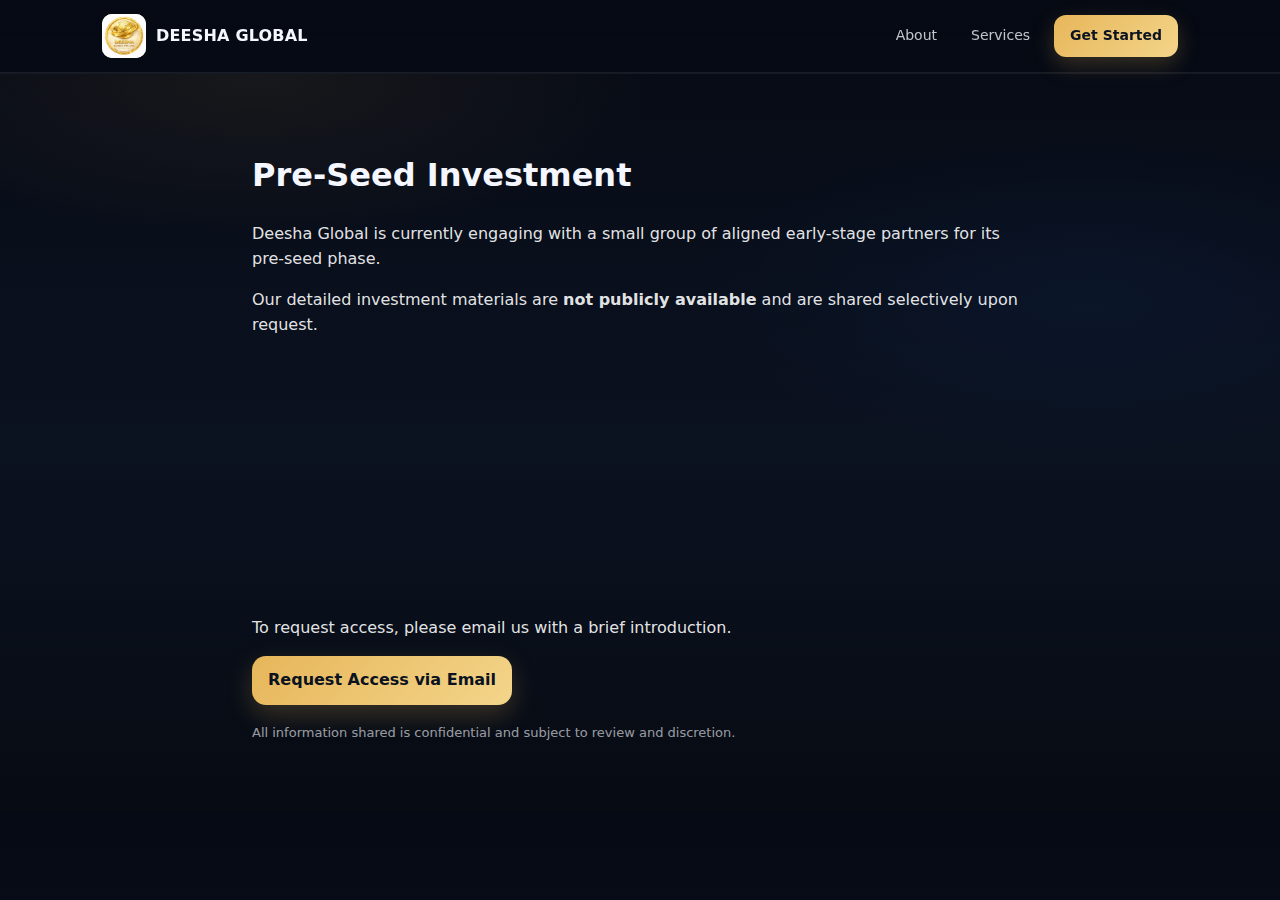
<file: investment.html>
<!doctype html>
<html lang="en">
<head>
<meta charset="utf-8">
<meta name="viewport" content="width=device-width,initial-scale=1">
<title>Pre-Seed Investment | Deesha Global</title>
<meta name="description" content="Pre-seed investment information for Deesha Global Pte. Ltd. Shared on request only.">
<link rel="stylesheet" href="assets/css/style.css">
</head>

<body>

<div class="header">
  <div class="container">
    <div class="nav">
      <a class="brand" href="index.html">
        <img src="assets/images/brand/logo-primary.png" alt="Deesha Global">
        <div class="name">DEESHA GLOBAL</div>
      </a>
      <div class="links">
        <a href="about.html">About</a>
        <a href="services.html">Services</a>
        <a class="cta" href="contact.html">Get Started</a>
      </div>
    </div>
  </div>
</div>

<div class="section">
  <div class="container" style="max-width:820px">

    <h1>Pre-Seed Investment</h1>

    <p class="lead">
      Deesha Global is currently engaging with a small group of aligned early-stage partners
      for its pre-seed phase.
    </p>

    <p class="lead">
      Our detailed investment materials are <strong>not publicly available</strong> and are
      shared selectively upon request.
    </p>

    <div class="card" style="margin:24px 0">
      <h3 style="margin-top:0">What we share upon request</h3>
      <ul class="lead">
        <li>Company overview & vision</li>
        <li>Business model & go-to-market strategy</li>
        <li>Market opportunity & differentiation</li>
        <li>Founding team & governance approach</li>
        <li>Pre-seed structure & next milestones</li>
      </ul>
    </div>

    <p class="lead">
      To request access, please email us with a brief introduction.
    </p>

    <div class="actions" style="margin-top:16px">
      <a class="btn primary"
         href="mailto:info@deesha-global.com?subject=Request%20for%20Deesha%20Global%20Pre-Seed%20Investment%20Materials&body=Hello%20Deesha%20Global%2C%0A%0AI%20would%20like%20to%20request%20access%20to%20your%20pre-seed%20investment%20materials.%0A%0AName%3A%0AOrganisation%3A%0ALocation%3A%0ALinkedIn%20Profile%3A%0AReason%20for%20interest%3A%0A%0AThank%20you.">
        Request Access via Email
      </a>
    </div>

    <p class="small" style="margin-top:18px">
      All information shared is confidential and subject to review and discretion.
    </p>

  </div>
</div>

</body>
</html>
</file>
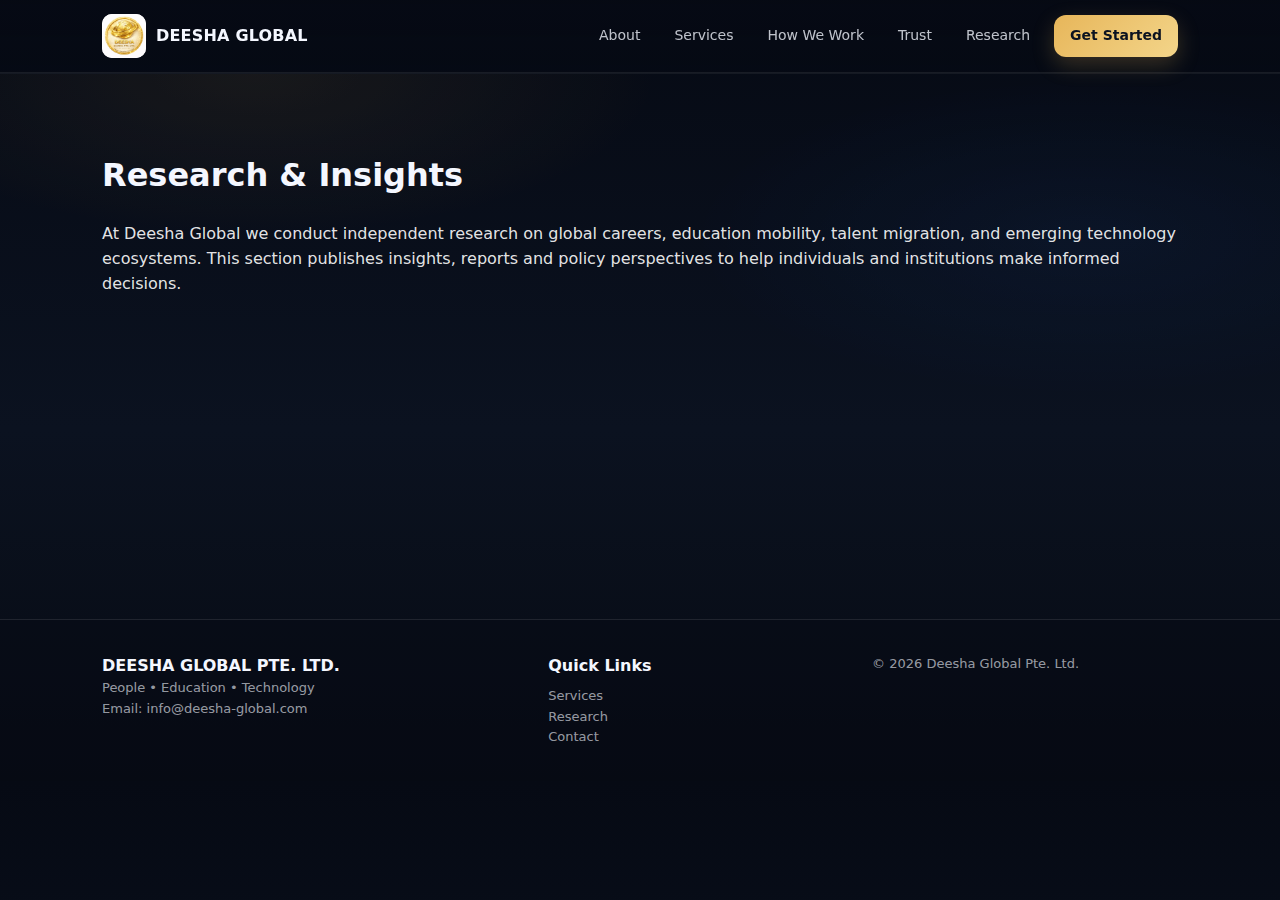
<file: Reasearch.html>
<!doctype html>
<html lang="en">
<head>
<meta charset="utf-8">
<meta name="viewport" content="width=device-width,initial-scale=1">
<title>Research | Deesha Global</title>
<meta name="description" content="Research and insights by Deesha Global on global education, careers, migration and technology.">

<link rel="stylesheet" href="assets/css/style.css">

</head>

<body>

<div class="header">
  <div class="container">
    <div class="nav">

      <a class="brand" href="index.html">
        <img src="assets/images/brand/logo-primary.png">
        <div class="name">DEESHA GLOBAL</div>
      </a>

      <div class="links">
        <a href="about.html">About</a>
        <a href="services.html">Services</a>
        <a href="how-we-work.html">How We Work</a>
        <a href="trust.html">Trust</a>
        <a href="research.html">Research</a>
        <a class="cta" href="contact.html">Get Started</a>
      </div>

    </div>
  </div>
</div>


<div class="section">
<div class="container">

<h1>Research & Insights</h1>

<p class="lead">
At Deesha Global we conduct independent research on global careers, education mobility, talent migration, and emerging technology ecosystems.  
This section publishes insights, reports and policy perspectives to help individuals and institutions make informed decisions.
</p>

<br>

<div class="grid">

<div class="card">
<h3>Global Talent Mobility Trends</h3>
<p class="small">An analysis of global migration patterns and how professionals are moving across Singapore, GCC, UK and Australia.</p>
<a class="more" href="#">Read Research →</a>
</div>

<div class="card">
<h3>The Future of Global Education</h3>
<p class="small">How international education is evolving with technology, AI learning tools and cross-border learning ecosystems.</p>
<a class="more" href="#">Read Research →</a>
</div>

<div class="card">
<h3>Careers Without Borders</h3>
<p class="small">A deep dive into how professionals from South Asia are accessing international opportunities and building global careers.</p>
<a class="more" href="#">Read Research →</a>
</div>

</div>

</div>
</div>



<div class="footer">
<div class="container">

<div class="cols">

<div>
<div style="font-weight:900">DEESHA GLOBAL PTE. LTD.</div>
<div class="small">People • Education • Technology</div>
<div class="small">Email: info@deesha-global.com</div>
</div>

<div>
<div style="font-weight:900;margin-bottom:8px">Quick Links</div>
<div class="small"><a href="services.html">Services</a></div>
<div class="small"><a href="research.html">Research</a></div>
<div class="small"><a href="contact.html">Contact</a></div>
</div>

<div>
<div class="small">© 2026 Deesha Global Pte. Ltd.</div>
</div>

</div>

</div>
</div>

</body>
</html>
</file>
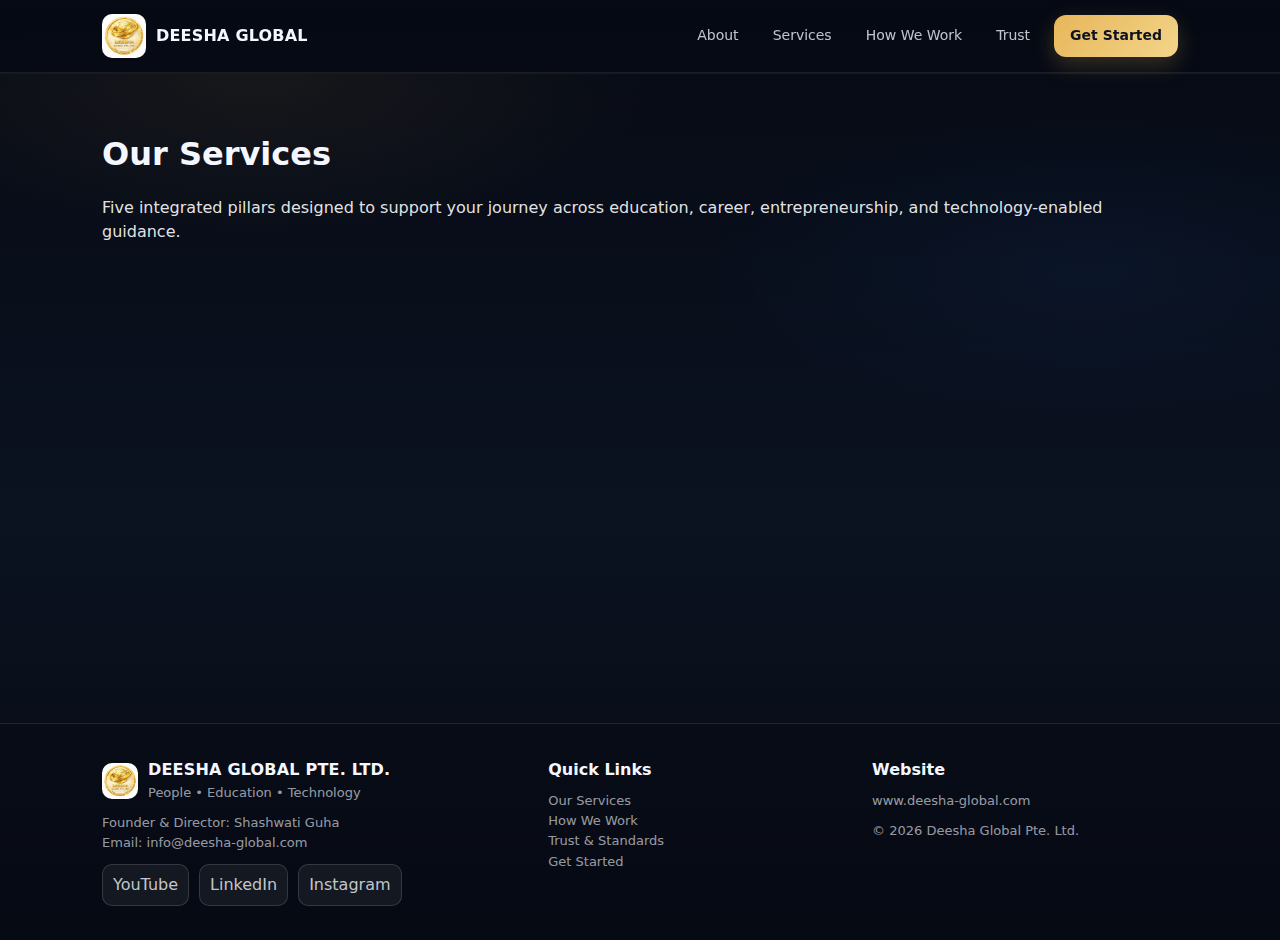
<file: services.html>
<!doctype html>
<html lang="en">
<head>
<meta charset="utf-8">
<meta name="viewport" content="width=device-width,initial-scale=1">
<title>Services | Deesha Global</title>
<meta name="description" content="Deesha Global Pte. Ltd. — People • Education • Technology. Guiding Growth Globally.">
<link rel="stylesheet" href="assets/css/style.css?v=20260204-1">
</head>
<body>
<div class="header">
  <div class="container">
    <div class="nav">
      <a class="brand" href="index.html">
        <img src="assets/images/brand/logo-primary.png" alt="Deesha Global">
        <div class="name">DEESHA GLOBAL</div>
      </a>
      <div class="links">
        <a href="about.html">About</a>
        <a href="services.html">Services</a>
        <a href="how-we-work.html">How We Work</a>
        <a href="trust.html">Trust</a>
        <a class="cta" href="contact.html">Get Started</a>
      </div>
    </div>
  </div>
</div>


<div class="section">
  <div class="container">
    <h1 style="margin:0 0 10px">Our Services</h1>
    <p class="lead">Five integrated pillars designed to support your journey across education, career, entrepreneurship, and technology-enabled guidance.</p>
    <div class="grid">
      <div class="card"><h3>Co-Founder Launchpad</h3><p>Co-founder matching, validation, incorporation guidance, investor readiness.</p><a class="more" href="services/launchpad.html">Open →</a></div>
      <div class="card"><h3>Global Education Gateway</h3><p>Curriculum advisory, school selection, applications, transitions and settlement support.</p><a class="more" href="services/education.html">Open →</a></div>
      <div class="card"><h3>Career Compass</h3><p>Assessments, 1:1 counselling, skills roadmap, job readiness.</p><a class="more" href="services/career.html">Open →</a></div>
      <div class="card"><h3>TutorHub</h3><p>Vetted tutor marketplace, multi-curriculum support, progress tracking.</p><a class="more" href="services/tutorhub.html">Open →</a></div>
      <div class="card"><h3>AI Mentor Lab</h3><p>24/7 guidance at scale — human-led, tech-enabled support.</p><a class="more" href="services/ai-mentor.html">Open →</a></div>
    </div>
  </div>
</div>


<div class="footer">
  <div class="container">
    <div class="cols">
      <div>
        <div style="display:flex;gap:10px;align-items:center">
          <img src="assets/images/brand/logo-primary.png" alt="Deesha Global" style="height:36px;width:36px;border-radius:10px">
          <div>
            <div style="font-weight:900;letter-spacing:.2px">DEESHA GLOBAL PTE. LTD.</div>
            <div class="small">People • Education • Technology</div>
          </div>
        </div>
        <div class="small" style="margin-top:10px">Founder & Director: Shashwati Guha</div>
        <div class="small">Email: <a href="mailto:info@deesha-global.com">info@deesha-global.com</a></div>
        <div class="social">
          <a href="https://youtube.com/@deeshaglobal?si=qTfd_5K8CEQ2Bjzt" target="_blank" rel="noopener">YouTube</a>
          <a href="https://www.linkedin.com/posts/deesha-global-pte-ltd_every-parent-asks-will-my-child-cope-singapore-activity-7422602650220806144-qAaH?utm_source=share&utm_medium=member_desktop&rcm=ACoAACJcxrIBuosVPDk3txcxI6AmaB0lUhwIBuk" target="_blank" rel="noopener">LinkedIn</a>
          <a href="https://instagram.com/deeshaglobal" target="_blank" rel="noopener">Instagram</a>
        </div>
      </div>
      <div>
        <div style="font-weight:900;margin-bottom:8px">Quick Links</div>
        <div class="small"><a href="services.html">Our Services</a></div>
        <div class="small"><a href="how-we-work.html">How We Work</a></div>
        <div class="small"><a href="trust.html">Trust & Standards</a></div>
        <div class="small"><a href="contact.html">Get Started</a></div>
      </div>
      <div>
        <div style="font-weight:900;margin-bottom:8px">Website</div>
        <div class="small"><a href="https://www.deesha-global.com" target="_blank" rel="noopener">www.deesha-global.com</a></div>
        <div class="small" style="margin-top:10px">© 2026 Deesha Global Pte. Ltd.</div>
      </div>
    </div>
  </div>
</div>

<script src="assets/js/main.js"></script>
</body>
</html>
</file>
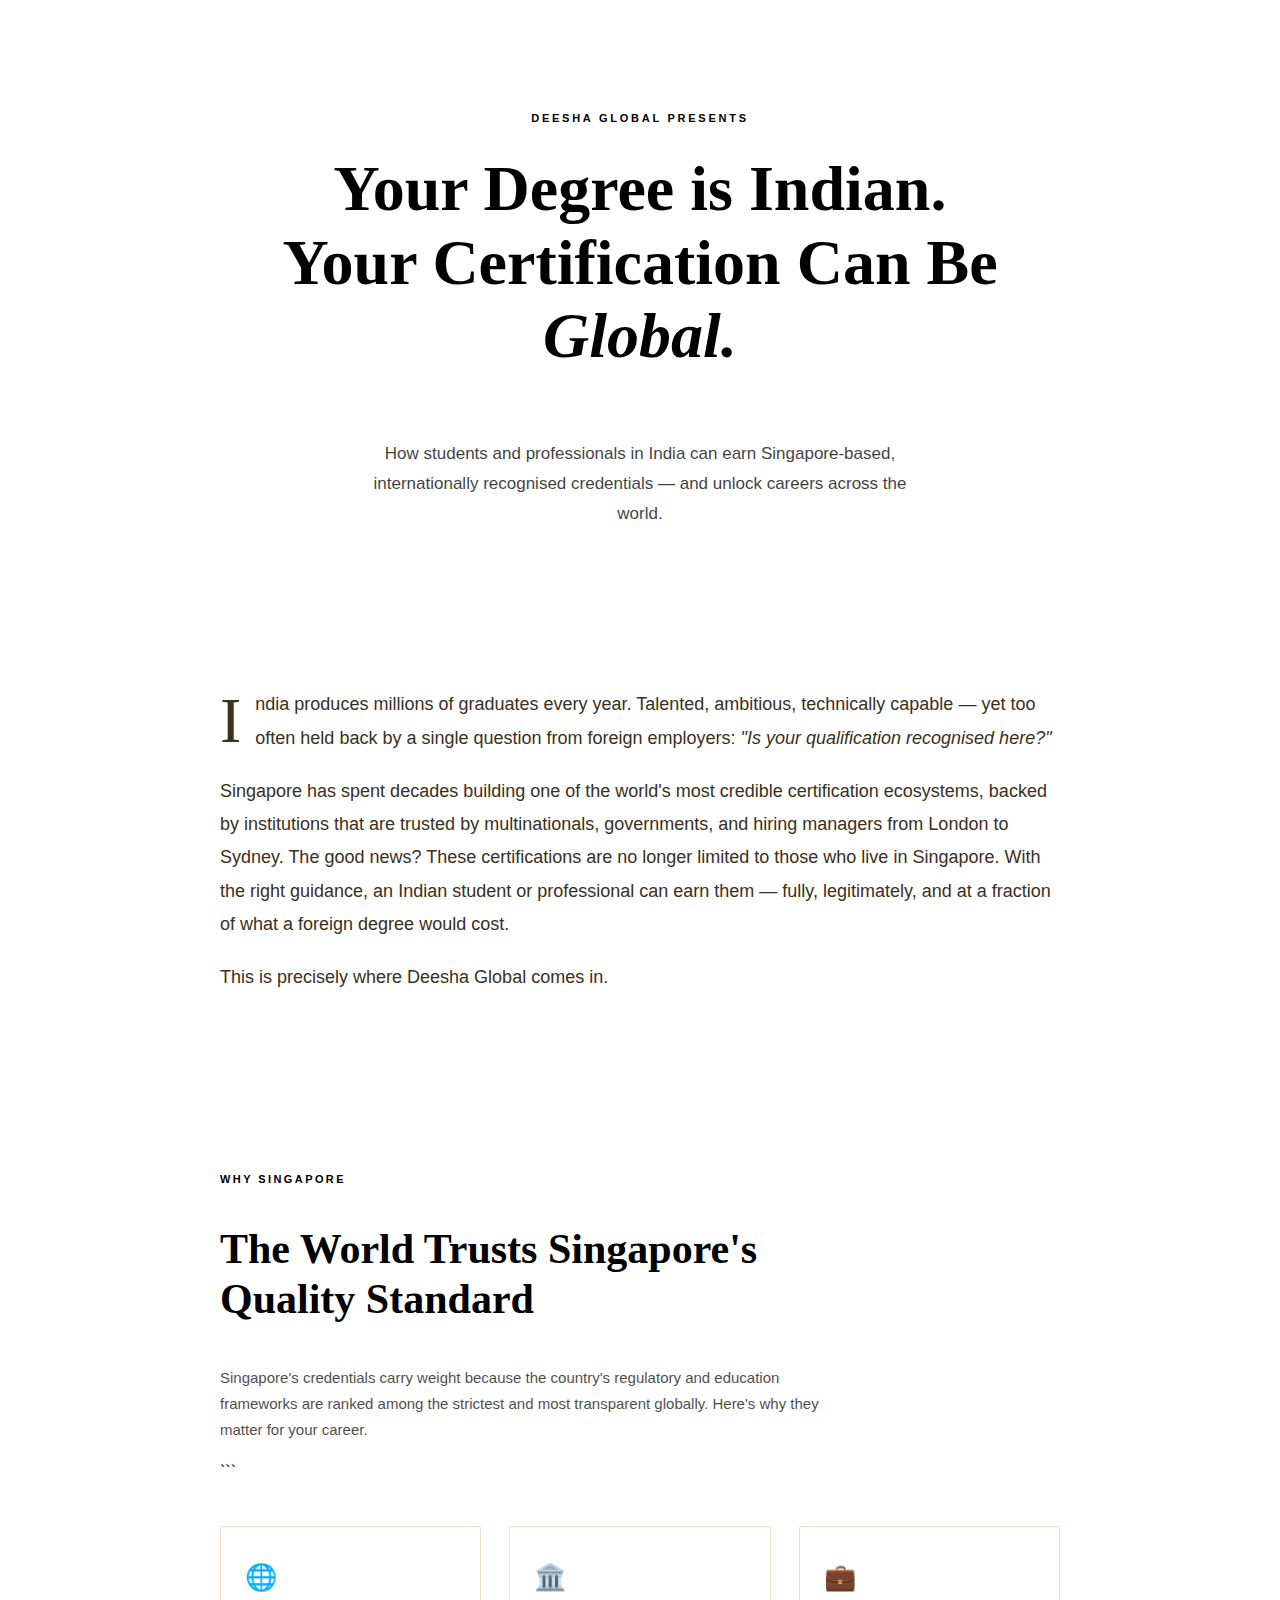
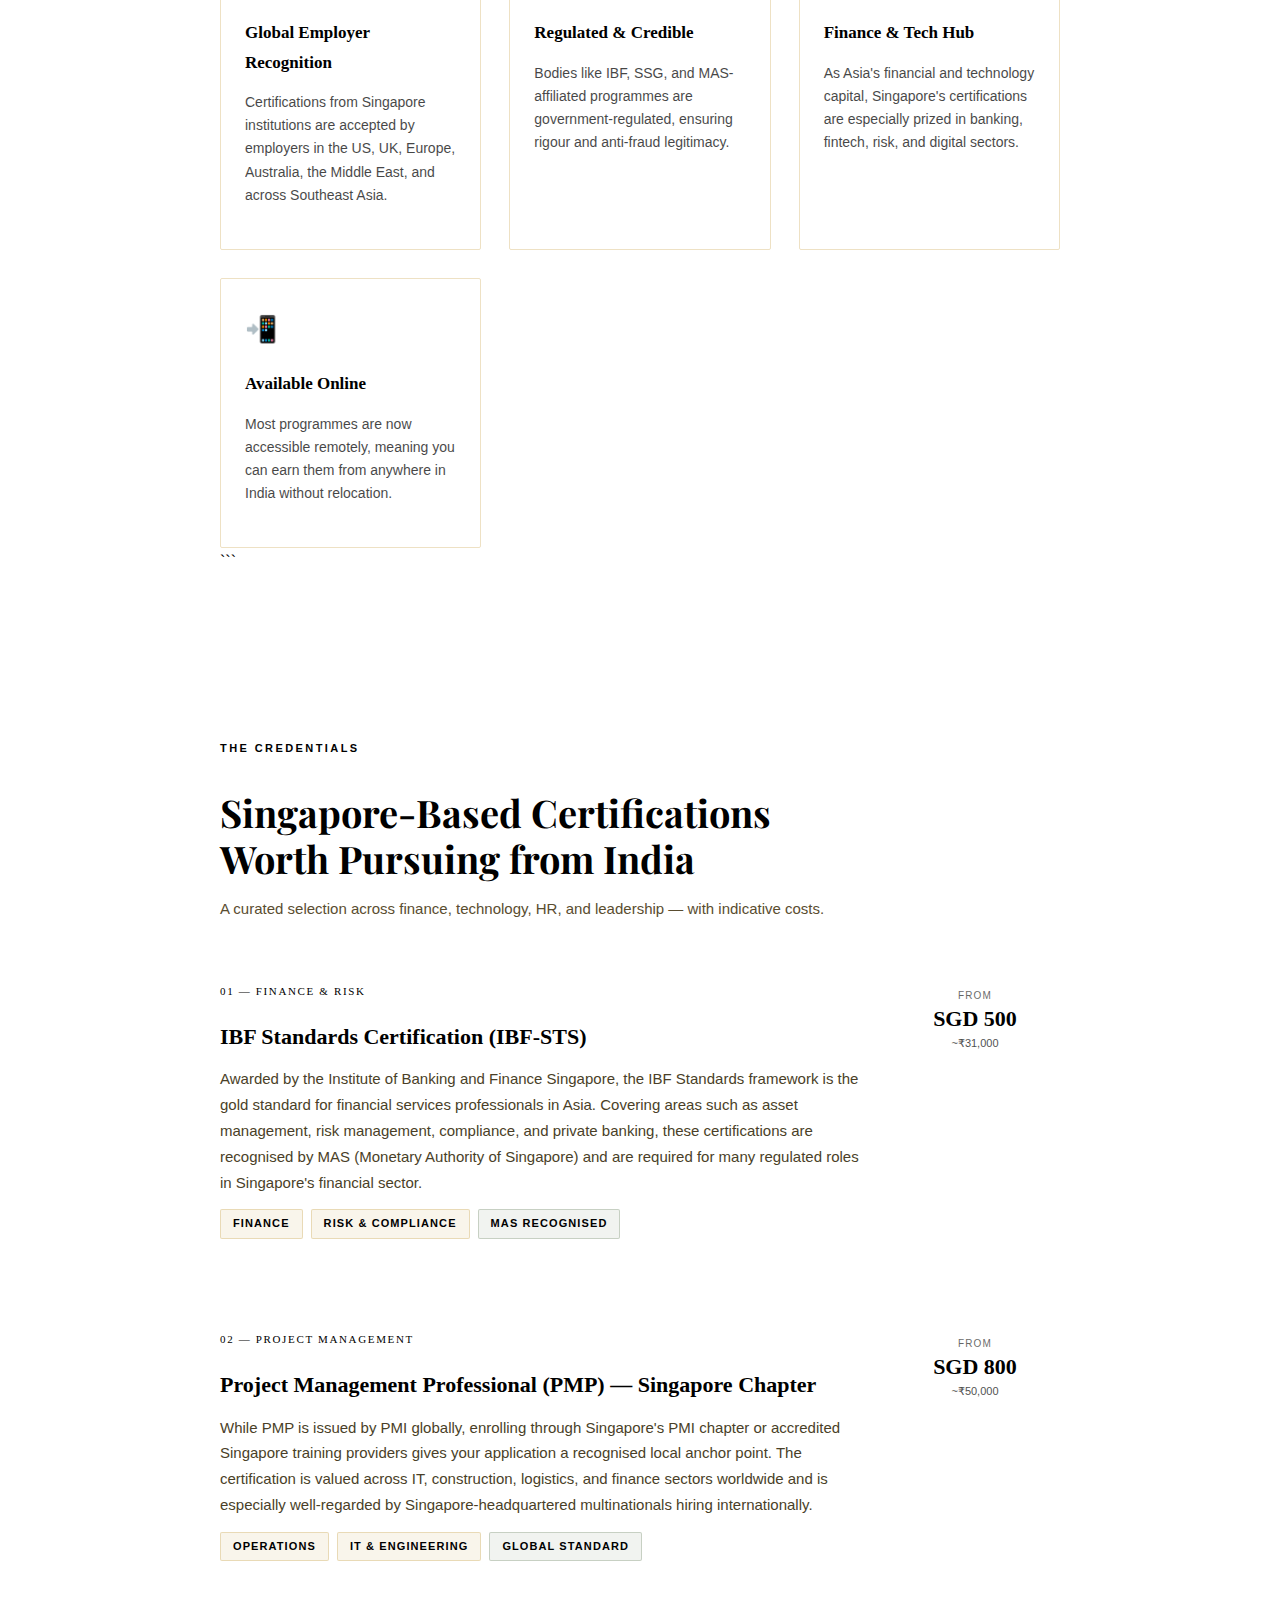
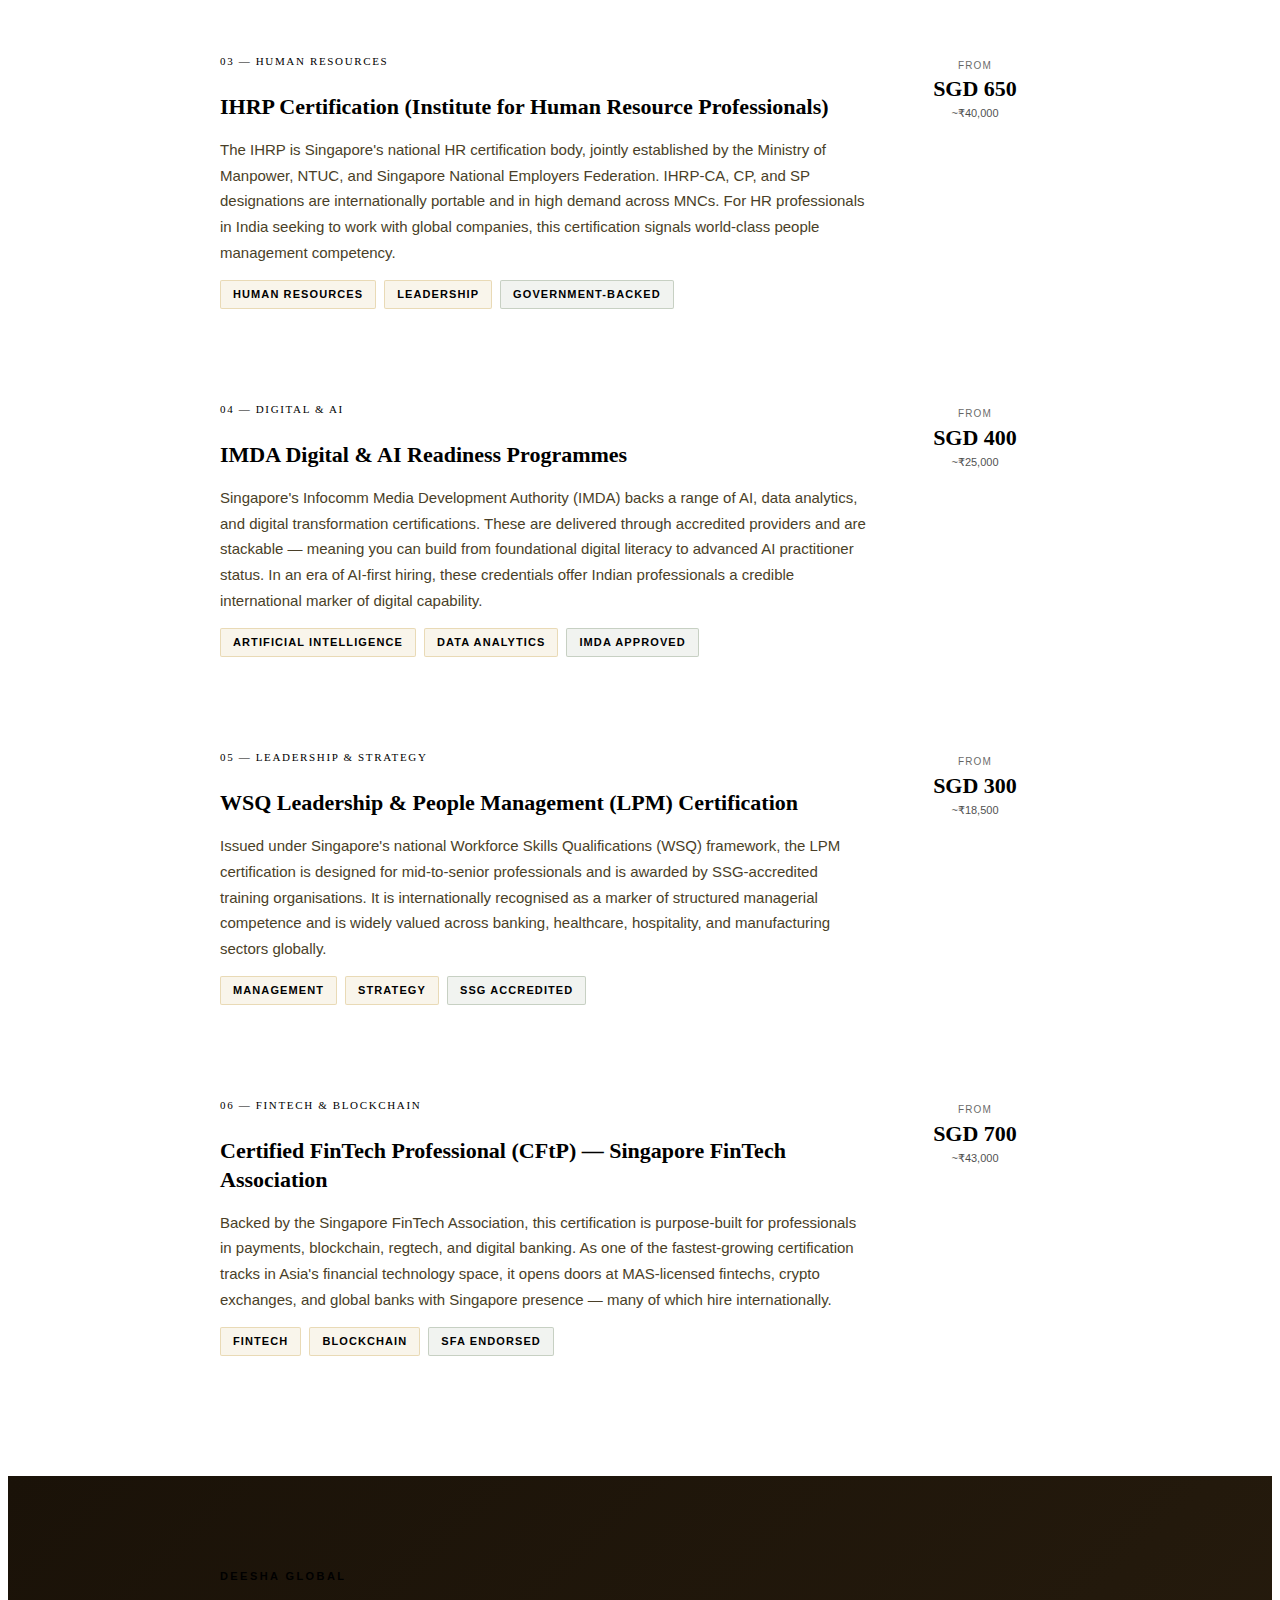
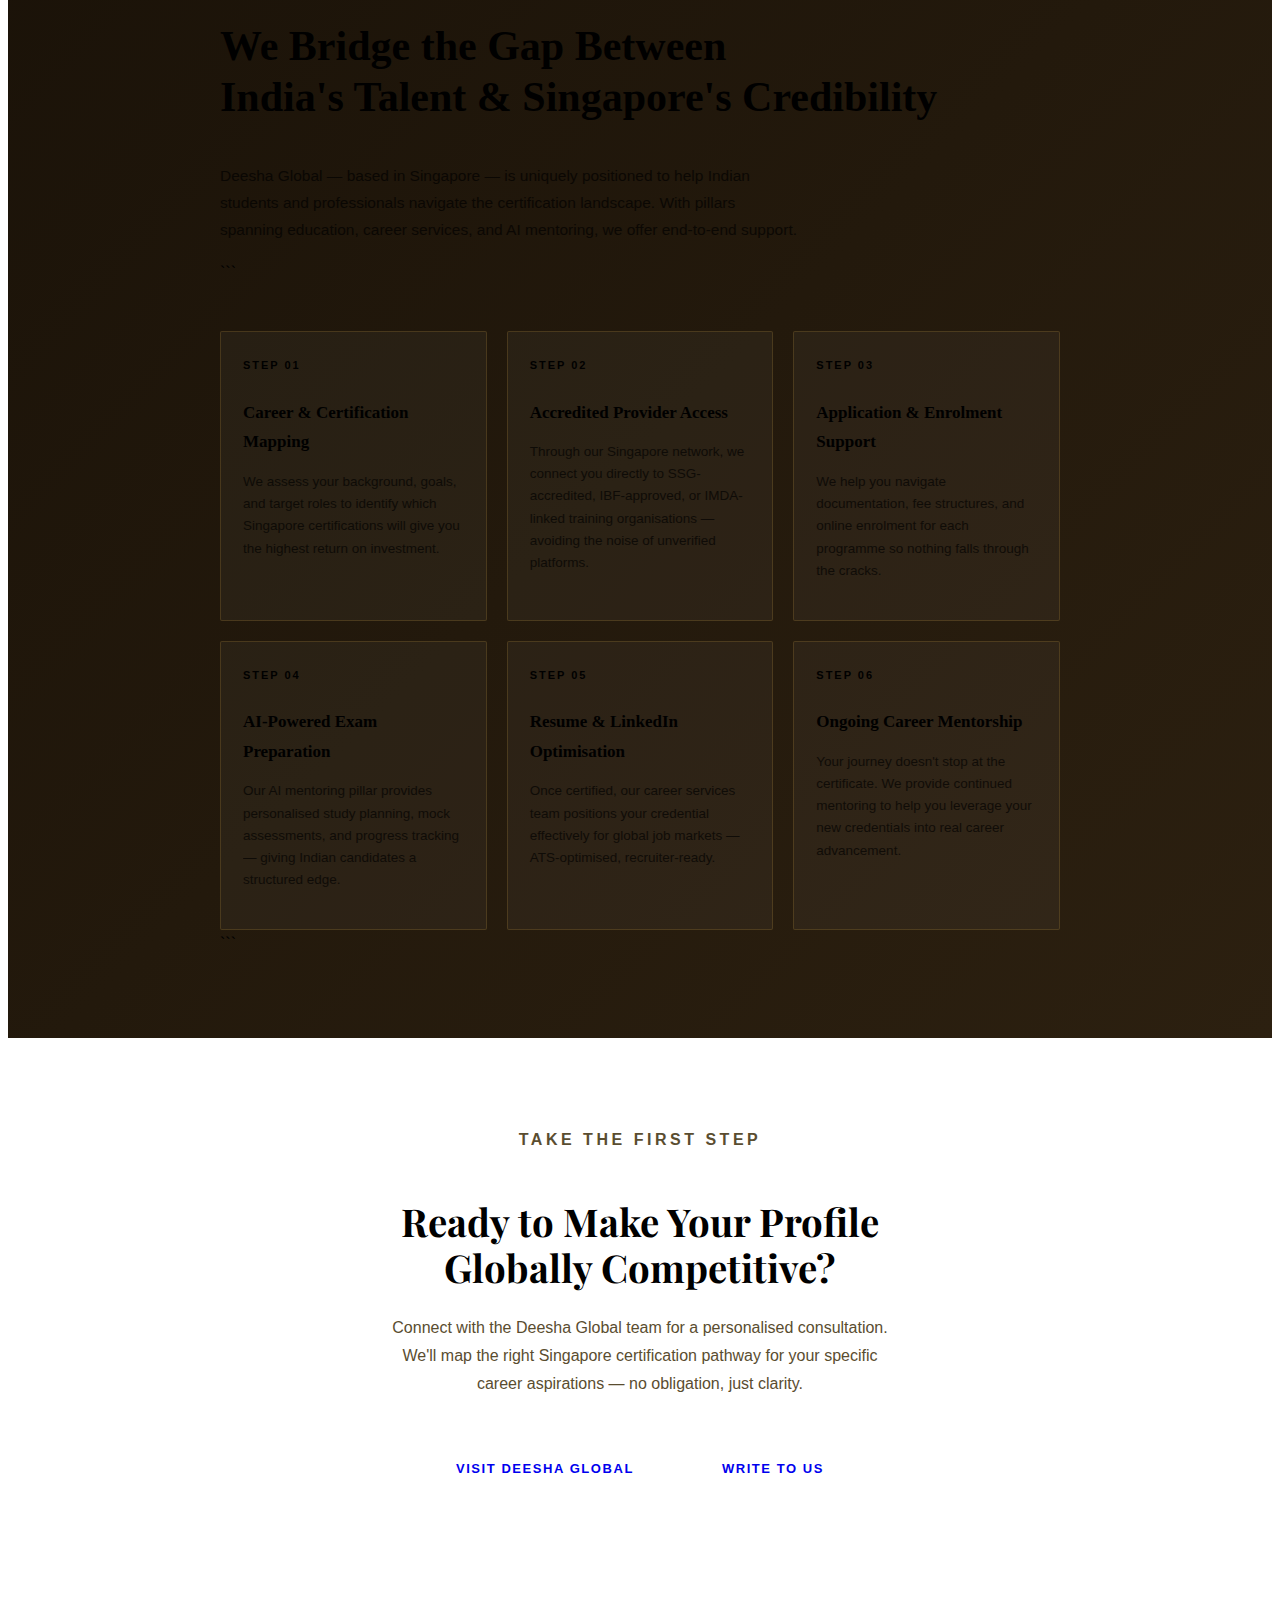
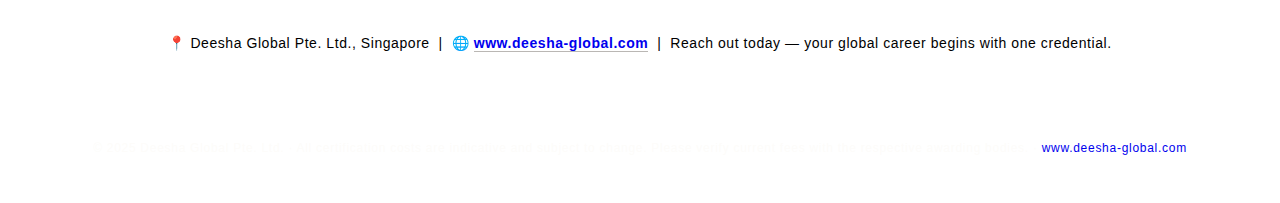
<file: singaporecertifications.html>
<!DOCTYPE html>

<html lang="en">
<head>
<meta charset="UTF-8">
<meta name="viewport" content="width=device-width, initial-scale=1.0">
<title>Global Certifications from Singapore — Deesha Global</title>
<link href="https://fonts.googleapis.com/css2?family=Playfair+Display:ital,wght@0,400;0,700;1,400&family=DM+Sans:wght@300;400;500;600&display=swap" rel="stylesheet">
<style>
  :root {
    --cream: #FAF7F2;
    --ink: #1A1208;
    --gold: #C89B3C;
    --gold-light: #E8C97A;
    --rust: #B85C38;
    --sage: #4A6741;
    --mist: #E8EDF0;
    --border: rgba(200,155,60,0.25);
  }

- { margin: 0; padding: 0; box-sizing: border-box; }

body {
background: var(–cream);
color: var(–ink);
font-family: ‘DM Sans’, sans-serif;
font-weight: 300;
line-height: 1.75;
}

/* HERO */
.hero {
background: var(–ink);
color: var(–cream);
padding: 90px 40px 70px;
position: relative;
overflow: hidden;
text-align: center;
}

.hero::before {
content: ‘’;
position: absolute;
inset: 0;
background:
radial-gradient(ellipse 60% 80% at 80% 20%, rgba(200,155,60,0.15) 0%, transparent 60%),
radial-gradient(ellipse 40% 60% at 20% 80%, rgba(184,92,56,0.12) 0%, transparent 60%);
}

.hero-eyebrow {
font-family: ‘DM Sans’, sans-serif;
font-size: 11px;
font-weight: 600;
letter-spacing: 0.25em;
text-transform: uppercase;
color: var(–gold-light);
margin-bottom: 24px;
position: relative;
}

.hero h1 {
font-family: ‘Playfair Display’, serif;
font-size: clamp(36px, 5vw, 64px);
font-weight: 700;
line-height: 1.15;
max-width: 820px;
margin: 0 auto 24px;
position: relative;
}

.hero h1 em {
font-style: italic;
color: var(–gold-light);
}

.hero-sub {
font-size: 17px;
font-weight: 300;
max-width: 560px;
margin: 0 auto;
opacity: 0.75;
position: relative;
}

.gold-rule {
width: 60px;
height: 2px;
background: var(–gold);
margin: 32px auto;
position: relative;
}

/* LAYOUT */
.container {
max-width: 840px;
margin: 0 auto;
padding: 0 32px;
}

/* INTRO SECTION */
.intro {
padding: 72px 32px;
max-width: 840px;
margin: 0 auto;
}

.intro p {
font-size: 18px;
line-height: 1.85;
color: #3a3020;
margin-bottom: 20px;
}

.intro p:first-of-type::first-letter {
font-family: ‘Playfair Display’, serif;
font-size: 64px;
float: left;
line-height: 0.85;
margin: 6px 14px 0 0;
color: var(–gold);
}

/* WHY SECTION */
.why-section {
background: var(–ink);
color: var(–cream);
padding: 72px 32px;
}

.why-inner {
max-width: 840px;
margin: 0 auto;
}

.section-label {
font-size: 11px;
font-weight: 600;
letter-spacing: 0.22em;
text-transform: uppercase;
color: var(–gold);
margin-bottom: 16px;
}

.section-title {
font-family: ‘Playfair Display’, serif;
font-size: clamp(28px, 3.5vw, 42px);
line-height: 1.2;
margin-bottom: 40px;
}

.why-grid {
display: grid;
grid-template-columns: repeat(auto-fit, minmax(220px, 1fr));
gap: 28px;
margin-top: 40px;
}

.why-card {
border: 1px solid rgba(200,155,60,0.3);
border-radius: 2px;
padding: 28px 24px;
position: relative;
}

.why-card::before {
content: ‘’;
position: absolute;
top: 0; left: 0;
width: 3px; height: 100%;
background: var(–gold);
}

.why-card .icon {
font-size: 26px;
margin-bottom: 14px;
}

.why-card h3 {
font-family: ‘Playfair Display’, serif;
font-size: 17px;
font-weight: 700;
margin-bottom: 10px;
color: var(–gold-light);
}

.why-card p {
font-size: 14px;
opacity: 0.72;
line-height: 1.65;
}

/* CERTIFICATIONS */
.certs-section {
padding: 80px 32px;
max-width: 840px;
margin: 0 auto;
}

.cert-item {
border-bottom: 1px solid var(–border);
padding: 40px 0;
display: grid;
grid-template-columns: 1fr auto;
gap: 24px;
align-start: start;
}

.cert-item:first-of-type {
border-top: 1px solid var(–border);
}

.cert-number {
font-family: ‘Playfair Display’, serif;
font-size: 11px;
font-weight: 400;
color: var(–gold);
letter-spacing: 0.15em;
margin-bottom: 12px;
}

.cert-item h3 {
font-family: ‘Playfair Display’, serif;
font-size: 22px;
font-weight: 700;
margin-bottom: 8px;
line-height: 1.3;
}

.cert-body {
font-size: 15px;
color: #4a3f28;
line-height: 1.72;
margin-bottom: 14px;
}

.tags {
display: flex;
flex-wrap: wrap;
gap: 8px;
margin-top: 14px;
}

.tag {
font-size: 11px;
font-weight: 600;
letter-spacing: 0.1em;
text-transform: uppercase;
padding: 4px 12px;
border-radius: 2px;
background: rgba(200,155,60,0.1);
color: var(–rust);
border: 1px solid rgba(200,155,60,0.3);
}

.tag.green {
background: rgba(74,103,65,0.08);
color: var(–sage);
border-color: rgba(74,103,65,0.25);
}

.price-badge {
background: var(–ink);
color: var(–gold-light);
border-radius: 2px;
padding: 16px 20px;
text-align: center;
min-width: 130px;
align-self: start;
flex-shrink: 0;
}

.price-badge .from {
font-size: 10px;
letter-spacing: 0.12em;
text-transform: uppercase;
opacity: 0.6;
margin-bottom: 4px;
}

.price-badge .amount {
font-family: ‘Playfair Display’, serif;
font-size: 22px;
font-weight: 700;
line-height: 1;
}

.price-badge .currency {
font-size: 11px;
opacity: 0.7;
margin-top: 4px;
}

/* HOW DEESHA HELPS */
.deesha-section {
background: linear-gradient(135deg, #1A1208 0%, #2C2010 100%);
color: var(–cream);
padding: 80px 32px;
position: relative;
overflow: hidden;
}

.deesha-section::after {
content: ‘D’;
position: absolute;
right: -20px;
bottom: -60px;
font-family: ‘Playfair Display’, serif;
font-size: 340px;
font-weight: 700;
color: rgba(200,155,60,0.04);
line-height: 1;
pointer-events: none;
}

.deesha-inner {
max-width: 840px;
margin: 0 auto;
position: relative;
z-index: 1;
}

.deesha-grid {
display: grid;
grid-template-columns: repeat(auto-fit, minmax(200px, 1fr));
gap: 20px;
margin-top: 44px;
}

.deesha-card {
background: rgba(255,255,255,0.04);
border: 1px solid rgba(200,155,60,0.2);
padding: 24px 22px;
border-radius: 2px;
transition: background 0.25s;
}

.deesha-card:hover {
background: rgba(200,155,60,0.07);
}

.deesha-card .step {
font-size: 11px;
font-weight: 600;
letter-spacing: 0.18em;
text-transform: uppercase;
color: var(–gold);
margin-bottom: 10px;
}

.deesha-card h4 {
font-family: ‘Playfair Display’, serif;
font-size: 17px;
margin-bottom: 10px;
color: var(–gold-light);
}

.deesha-card p {
font-size: 13.5px;
opacity: 0.65;
line-height: 1.65;
}

/* CTA */
.cta-section {
padding: 88px 32px;
text-align: center;
max-width: 840px;
margin: 0 auto;
}

.cta-section .section-label {
color: var(–rust);
}

.cta-section .section-title {
max-width: 600px;
margin: 0 auto 24px;
}

.cta-section p {
font-size: 16px;
color: #5a4d30;
max-width: 500px;
margin: 0 auto 44px;
line-height: 1.75;
}

.cta-buttons {
display: flex;
justify-content: center;
gap: 16px;
flex-wrap: wrap;
}

.btn-primary {
background: var(–ink);
color: var(–gold-light);
border: 1px solid var(–ink);
padding: 16px 36px;
font-family: ‘DM Sans’, sans-serif;
font-size: 13px;
font-weight: 600;
letter-spacing: 0.12em;
text-transform: uppercase;
text-decoration: none;
cursor: pointer;
transition: all 0.2s;
border-radius: 2px;
}

.btn-primary:hover {
background: var(–gold);
border-color: var(–gold);
color: var(–ink);
}

.btn-secondary {
background: transparent;
color: var(–ink);
border: 1px solid var(–gold);
padding: 16px 36px;
font-family: ‘DM Sans’, sans-serif;
font-size: 13px;
font-weight: 600;
letter-spacing: 0.12em;
text-transform: uppercase;
text-decoration: none;
cursor: pointer;
transition: all 0.2s;
border-radius: 2px;
}

.btn-secondary:hover {
background: var(–gold);
color: var(–ink);
}

/* CONTACT STRIP */
.contact-strip {
background: var(–gold);
color: var(–ink);
padding: 32px;
text-align: center;
}

.contact-strip p {
font-size: 14px;
font-weight: 500;
letter-spacing: 0.04em;
}

.contact-strip a {
color: var(–ink);
font-weight: 700;
text-decoration: none;
border-bottom: 1px solid rgba(26,18,8,0.3);
}

.contact-strip a:hover {
border-bottom-color: var(–ink);
}

/* FOOTER */
footer {
background: var(–ink);
color: rgba(250,247,242,0.4);
padding: 24px 32px;
text-align: center;
font-size: 12px;
letter-spacing: 0.06em;
}

footer a {
color: var(–gold-light);
text-decoration: none;
}

/* ANIMATIONS */
@keyframes fadeUp {
from { opacity: 0; transform: translateY(24px); }
to { opacity: 1; transform: translateY(0); }
}

.hero > * { animation: fadeUp 0.7s ease both; }
.hero .hero-eyebrow { animation-delay: 0.1s; }
.hero h1 { animation-delay: 0.25s; }
.hero .gold-rule { animation-delay: 0.4s; }
.hero .hero-sub { animation-delay: 0.5s; }

@media (max-width: 640px) {
.cert-item { grid-template-columns: 1fr; }
.price-badge { width: 100%; text-align: left; display: flex; align-items: center; gap: 16px; }
.hero { padding: 60px 24px 48px; }
.intro, .certs-section { padding: 52px 24px; }
}
</style>

</head>
<body>

<!-- HERO -->

<header class="hero">
  <p class="hero-eyebrow">Deesha Global Presents</p>
  <h1>Your Degree is Indian.<br>Your Certification Can Be <em>Global.</em></h1>
  <div class="gold-rule"></div>
  <p class="hero-sub">How students and professionals in India can earn Singapore-based, internationally recognised credentials — and unlock careers across the world.</p>
</header>

<!-- INTRO -->

<section class="intro">
  <p>India produces millions of graduates every year. Talented, ambitious, technically capable — yet too often held back by a single question from foreign employers: <em>"Is your qualification recognised here?"</em></p>

  <p>Singapore has spent decades building one of the world's most credible certification ecosystems, backed by institutions that are trusted by multinationals, governments, and hiring managers from London to Sydney. The good news? These certifications are no longer limited to those who live in Singapore. With the right guidance, an Indian student or professional can earn them — fully, legitimately, and at a fraction of what a foreign degree would cost.</p>

  <p>This is precisely where <strong>Deesha Global</strong> comes in.</p>
</section>

<!-- WHY SINGAPORE -->

<section class="why-section">
  <div class="why-inner">
    <p class="section-label">Why Singapore</p>
    <h2 class="section-title">The World Trusts Singapore's<br>Quality Standard</h2>
    <p style="opacity:0.7; max-width:600px; font-size:15px; line-height:1.75;">Singapore's credentials carry weight because the country's regulatory and education frameworks are ranked among the strictest and most transparent globally. Here's why they matter for your career.</p>

```
<div class="why-grid">
  <div class="why-card">
    <div class="icon">🌐</div>
    <h3>Global Employer Recognition</h3>
    <p>Certifications from Singapore institutions are accepted by employers in the US, UK, Europe, Australia, the Middle East, and across Southeast Asia.</p>
  </div>
  <div class="why-card">
    <div class="icon">🏛️</div>
    <h3>Regulated & Credible</h3>
    <p>Bodies like IBF, SSG, and MAS-affiliated programmes are government-regulated, ensuring rigour and anti-fraud legitimacy.</p>
  </div>
  <div class="why-card">
    <div class="icon">💼</div>
    <h3>Finance & Tech Hub</h3>
    <p>As Asia's financial and technology capital, Singapore's certifications are especially prized in banking, fintech, risk, and digital sectors.</p>
  </div>
  <div class="why-card">
    <div class="icon">📲</div>
    <h3>Available Online</h3>
    <p>Most programmes are now accessible remotely, meaning you can earn them from anywhere in India without relocation.</p>
  </div>
</div>
```

  </div>
</section>

<!-- CERTIFICATIONS -->

<section class="certs-section">
  <p class="section-label">The Credentials</p>
  <h2 class="section-title" style="font-family:'Playfair Display',serif; font-size:clamp(26px,3vw,38px); margin-bottom:8px;">Singapore-Based Certifications<br>Worth Pursuing from India</h2>
  <p style="font-size:15px; color:#5a4d30; margin-bottom:8px;">A curated selection across finance, technology, HR, and leadership — with indicative costs.</p>

  <!-- 1 -->

  <div class="cert-item">
    <div>
      <p class="cert-number">01 — FINANCE & RISK</p>
      <h3>IBF Standards Certification (IBF-STS)</h3>
      <p class="cert-body">Awarded by the Institute of Banking and Finance Singapore, the IBF Standards framework is the gold standard for financial services professionals in Asia. Covering areas such as asset management, risk management, compliance, and private banking, these certifications are recognised by MAS (Monetary Authority of Singapore) and are required for many regulated roles in Singapore's financial sector.</p>
      <div class="tags">
        <span class="tag">Finance</span>
        <span class="tag">Risk & Compliance</span>
        <span class="tag green">MAS Recognised</span>
      </div>
    </div>
    <div class="price-badge">
      <div class="from">From</div>
      <div class="amount">SGD 500</div>
      <div class="currency">~₹31,000</div>
    </div>
  </div>

  <!-- 2 -->

  <div class="cert-item">
    <div>
      <p class="cert-number">02 — PROJECT MANAGEMENT</p>
      <h3>Project Management Professional (PMP) — Singapore Chapter</h3>
      <p class="cert-body">While PMP is issued by PMI globally, enrolling through Singapore's PMI chapter or accredited Singapore training providers gives your application a recognised local anchor point. The certification is valued across IT, construction, logistics, and finance sectors worldwide and is especially well-regarded by Singapore-headquartered multinationals hiring internationally.</p>
      <div class="tags">
        <span class="tag">Operations</span>
        <span class="tag">IT & Engineering</span>
        <span class="tag green">Global Standard</span>
      </div>
    </div>
    <div class="price-badge">
      <div class="from">From</div>
      <div class="amount">SGD 800</div>
      <div class="currency">~₹50,000</div>
    </div>
  </div>

  <!-- 3 -->

  <div class="cert-item">
    <div>
      <p class="cert-number">03 — HUMAN RESOURCES</p>
      <h3>IHRP Certification (Institute for Human Resource Professionals)</h3>
      <p class="cert-body">The IHRP is Singapore's national HR certification body, jointly established by the Ministry of Manpower, NTUC, and Singapore National Employers Federation. IHRP-CA, CP, and SP designations are internationally portable and in high demand across MNCs. For HR professionals in India seeking to work with global companies, this certification signals world-class people management competency.</p>
      <div class="tags">
        <span class="tag">Human Resources</span>
        <span class="tag">Leadership</span>
        <span class="tag green">Government-Backed</span>
      </div>
    </div>
    <div class="price-badge">
      <div class="from">From</div>
      <div class="amount">SGD 650</div>
      <div class="currency">~₹40,000</div>
    </div>
  </div>

  <!-- 4 -->

  <div class="cert-item">
    <div>
      <p class="cert-number">04 — DIGITAL & AI</p>
      <h3>IMDA Digital & AI Readiness Programmes</h3>
      <p class="cert-body">Singapore's Infocomm Media Development Authority (IMDA) backs a range of AI, data analytics, and digital transformation certifications. These are delivered through accredited providers and are stackable — meaning you can build from foundational digital literacy to advanced AI practitioner status. In an era of AI-first hiring, these credentials offer Indian professionals a credible international marker of digital capability.</p>
      <div class="tags">
        <span class="tag">Artificial Intelligence</span>
        <span class="tag">Data Analytics</span>
        <span class="tag green">IMDA Approved</span>
      </div>
    </div>
    <div class="price-badge">
      <div class="from">From</div>
      <div class="amount">SGD 400</div>
      <div class="currency">~₹25,000</div>
    </div>
  </div>

  <!-- 5 -->

  <div class="cert-item">
    <div>
      <p class="cert-number">05 — LEADERSHIP & STRATEGY</p>
      <h3>WSQ Leadership & People Management (LPM) Certification</h3>
      <p class="cert-body">Issued under Singapore's national Workforce Skills Qualifications (WSQ) framework, the LPM certification is designed for mid-to-senior professionals and is awarded by SSG-accredited training organisations. It is internationally recognised as a marker of structured managerial competence and is widely valued across banking, healthcare, hospitality, and manufacturing sectors globally.</p>
      <div class="tags">
        <span class="tag">Management</span>
        <span class="tag">Strategy</span>
        <span class="tag green">SSG Accredited</span>
      </div>
    </div>
    <div class="price-badge">
      <div class="from">From</div>
      <div class="amount">SGD 300</div>
      <div class="currency">~₹18,500</div>
    </div>
  </div>

  <!-- 6 -->

  <div class="cert-item">
    <div>
      <p class="cert-number">06 — FINTECH & BLOCKCHAIN</p>
      <h3>Certified FinTech Professional (CFtP) — Singapore FinTech Association</h3>
      <p class="cert-body">Backed by the Singapore FinTech Association, this certification is purpose-built for professionals in payments, blockchain, regtech, and digital banking. As one of the fastest-growing certification tracks in Asia's financial technology space, it opens doors at MAS-licensed fintechs, crypto exchanges, and global banks with Singapore presence — many of which hire internationally.</p>
      <div class="tags">
        <span class="tag">FinTech</span>
        <span class="tag">Blockchain</span>
        <span class="tag green">SFA Endorsed</span>
      </div>
    </div>
    <div class="price-badge">
      <div class="from">From</div>
      <div class="amount">SGD 700</div>
      <div class="currency">~₹43,000</div>
    </div>
  </div>

</section>

<!-- HOW DEESHA HELPS -->

<section class="deesha-section">
  <div class="deesha-inner">
    <p class="section-label">Deesha Global</p>
    <h2 class="section-title">We Bridge the Gap Between<br>India's Talent &amp; Singapore's Credibility</h2>
    <p style="opacity:0.65; max-width:580px; font-size:15.5px; line-height:1.75;">Deesha Global — based in Singapore — is uniquely positioned to help Indian students and professionals navigate the certification landscape. With pillars spanning education, career services, and AI mentoring, we offer end-to-end support.</p>

```
<div class="deesha-grid">
  <div class="deesha-card">
    <div class="step">Step 01</div>
    <h4>Career &amp; Certification Mapping</h4>
    <p>We assess your background, goals, and target roles to identify which Singapore certifications will give you the highest return on investment.</p>
  </div>
  <div class="deesha-card">
    <div class="step">Step 02</div>
    <h4>Accredited Provider Access</h4>
    <p>Through our Singapore network, we connect you directly to SSG-accredited, IBF-approved, or IMDA-linked training organisations — avoiding the noise of unverified platforms.</p>
  </div>
  <div class="deesha-card">
    <div class="step">Step 03</div>
    <h4>Application &amp; Enrolment Support</h4>
    <p>We help you navigate documentation, fee structures, and online enrolment for each programme so nothing falls through the cracks.</p>
  </div>
  <div class="deesha-card">
    <div class="step">Step 04</div>
    <h4>AI-Powered Exam Preparation</h4>
    <p>Our AI mentoring pillar provides personalised study planning, mock assessments, and progress tracking — giving Indian candidates a structured edge.</p>
  </div>
  <div class="deesha-card">
    <div class="step">Step 05</div>
    <h4>Resume &amp; LinkedIn Optimisation</h4>
    <p>Once certified, our career services team positions your credential effectively for global job markets — ATS-optimised, recruiter-ready.</p>
  </div>
  <div class="deesha-card">
    <div class="step">Step 06</div>
    <h4>Ongoing Career Mentorship</h4>
    <p>Your journey doesn't stop at the certificate. We provide continued mentoring to help you leverage your new credentials into real career advancement.</p>
  </div>
</div>
```

  </div>
</section>

<!-- CTA -->

<section class="cta-section">
  <p class="section-label">Take the First Step</p>
  <h2 class="section-title" style="font-family:'Playfair Display',serif; font-size:clamp(26px,3vw,40px);">Ready to Make Your Profile<br>Globally Competitive?</h2>
  <p>Connect with the Deesha Global team for a personalised consultation. We'll map the right Singapore certification pathway for your specific career aspirations — no obligation, just clarity.</p>
  <div class="cta-buttons">
    <a href="https://www.deesha-global.com" target="_blank" class="btn-primary">Visit Deesha Global</a>
    <a href="mailto:connect@deesha-global.com" class="btn-secondary">Write to Us</a>
  </div>
</section>

<!-- CONTACT STRIP -->

<div class="contact-strip">
  <p>📍 Deesha Global Pte. Ltd., Singapore &nbsp;|&nbsp; 🌐 <a href="https://www.deesha-global.com" target="_blank">www.deesha-global.com</a> &nbsp;|&nbsp; Reach out today — your global career begins with one credential.</p>
</div>

<!-- FOOTER -->

<footer>
  <p>© 2025 Deesha Global Pte. Ltd. · All certification costs are indicative and subject to change. Please verify current fees with the respective awarding bodies. · <a href="https://www.deesha-global.com" target="_blank">www.deesha-global.com</a></p>
</footer>

</body>
</html>
</file>
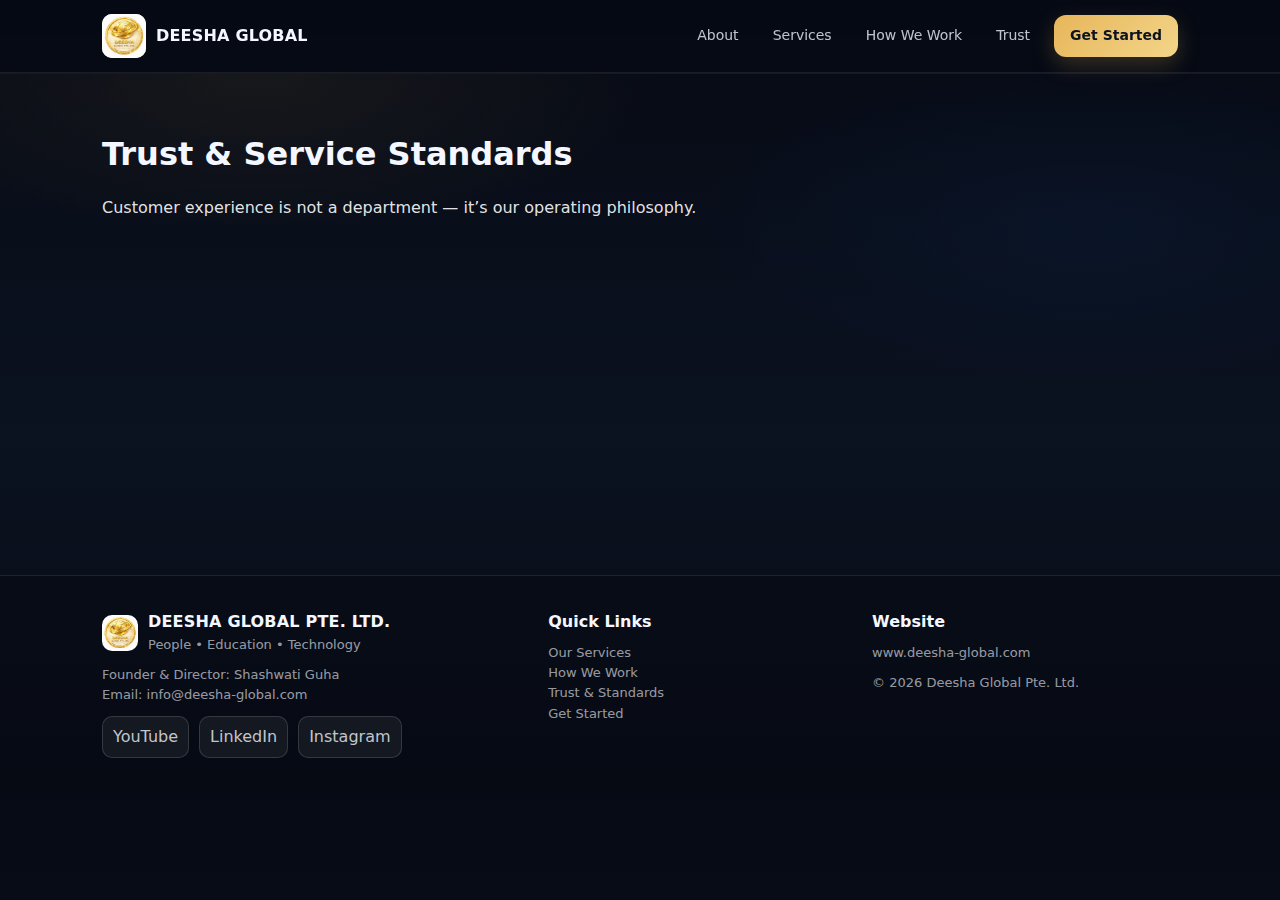
<file: trust.html>
<!doctype html>
<html lang="en">
<head>
<meta charset="utf-8">
<meta name="viewport" content="width=device-width,initial-scale=1">
<title>Trust & Standards | Deesha Global</title>
<meta name="description" content="Deesha Global Pte. Ltd. — People • Education • Technology. Guiding Growth Globally.">
<link rel="stylesheet" href="assets/css/style.css">
</head>
<body>
<div class="header">
  <div class="container">
    <div class="nav">
      <a class="brand" href="index.html">
        <img src="assets/images/brand/logo-primary.png" alt="Deesha Global">
        <div class="name">DEESHA GLOBAL</div>
      </a>
      <div class="links">
        <a href="about.html">About</a>
        <a href="services.html">Services</a>
        <a href="how-we-work.html">How We Work</a>
        <a href="trust.html">Trust</a>
        <a class="cta" href="contact.html">Get Started</a>
      </div>
    </div>
  </div>
</div>


<div class="section">
  <div class="container">
    <h1 style="margin:0 0 10px">Trust & Service Standards</h1>
    <p class="lead">Customer experience is not a department — it’s our operating philosophy.</p>
    <div class="grid">
      <div class="card"><h3>Response Time</h3><p>24-hour response on business days.</p></div>
      <div class="card"><h3>Availability</h3><p>Human advisors Mon–Fri (SGT), AI Mentor Lab 24/7.</p></div>
      <div class="card"><h3>Transparency</h3><p>Clear deliverables, no hidden surprises.</p></div>
      <div class="card"><h3>Accountability</h3><p>Dedicated ownership and measurable milestones.</p></div>
      <div class="card"><h3>Quality Assurance</h3><p>Review before delivery and feedback loops.</p></div>
      <div class="card"><h3>Privacy & Security</h3><p>Confidential handling aligned to PDPA expectations.</p></div>
    </div>
  </div>
</div>


<div class="footer">
  <div class="container">
    <div class="cols">
      <div>
        <div style="display:flex;gap:10px;align-items:center">
          <img src="assets/images/brand/logo-primary.png" alt="Deesha Global" style="height:36px;width:36px;border-radius:10px">
          <div>
            <div style="font-weight:900;letter-spacing:.2px">DEESHA GLOBAL PTE. LTD.</div>
            <div class="small">People • Education • Technology</div>
          </div>
        </div>
        <div class="small" style="margin-top:10px">Founder & Director: Shashwati Guha</div>
        <div class="small">Email: <a href="mailto:info@deesha-global.com">info@deesha-global.com</a></div>
        <div class="social">
          <a href="https://youtube.com/@deeshaglobal?si=qTfd_5K8CEQ2Bjzt" target="_blank" rel="noopener">YouTube</a>
          <a href="https://www.linkedin.com/posts/deesha-global-pte-ltd_every-parent-asks-will-my-child-cope-singapore-activity-7422602650220806144-qAaH?utm_source=share&utm_medium=member_desktop&rcm=ACoAACJcxrIBuosVPDk3txcxI6AmaB0lUhwIBuk" target="_blank" rel="noopener">LinkedIn</a>
          <a href="https://instagram.com/deeshaglobal" target="_blank" rel="noopener">Instagram</a>
        </div>
      </div>
      <div>
        <div style="font-weight:900;margin-bottom:8px">Quick Links</div>
        <div class="small"><a href="services.html">Our Services</a></div>
        <div class="small"><a href="how-we-work.html">How We Work</a></div>
        <div class="small"><a href="trust.html">Trust & Standards</a></div>
        <div class="small"><a href="contact.html">Get Started</a></div>
      </div>
      <div>
        <div style="font-weight:900;margin-bottom:8px">Website</div>
        <div class="small"><a href="https://www.deesha-global.com" target="_blank" rel="noopener">www.deesha-global.com</a></div>
        <div class="small" style="margin-top:10px">© 2026 Deesha Global Pte. Ltd.</div>
      </div>
    </div>
  </div>
</div>

<script src="assets/js/main.js"></script>
</body>
</html>
</file>
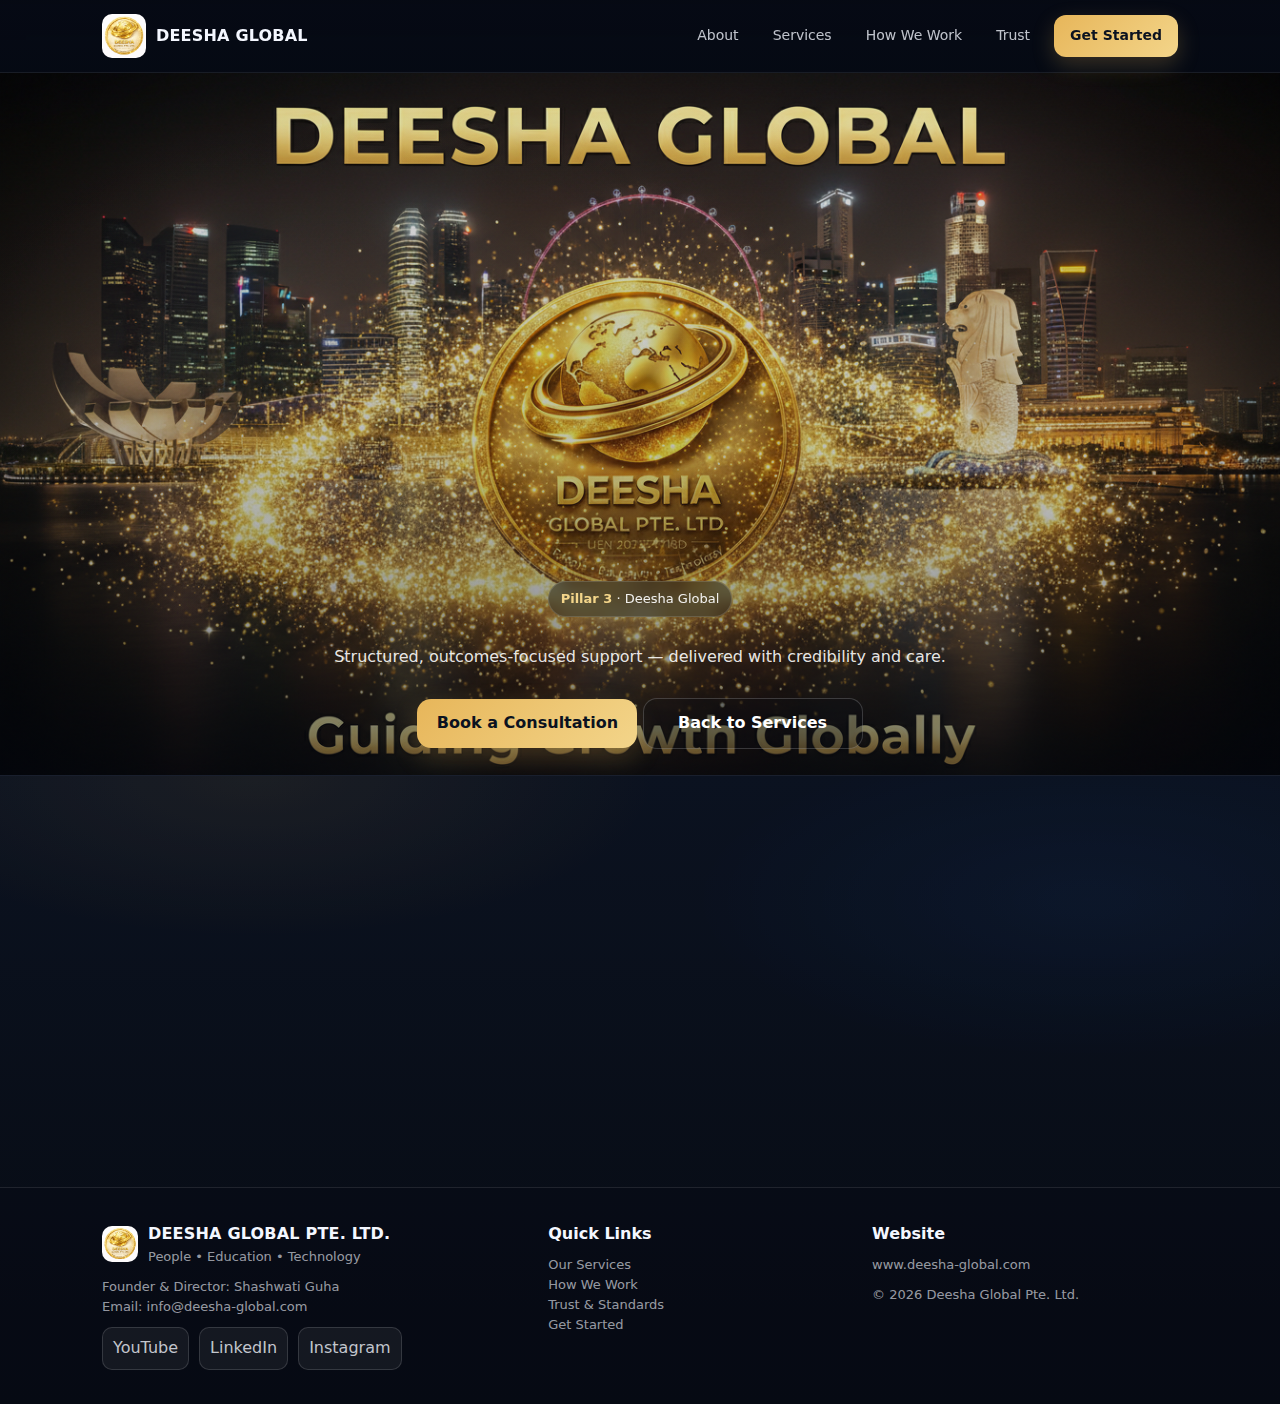
<file: services/career.html>
<!doctype html>
<html lang="en">
<head>
<meta charset="utf-8">
<meta name="viewport" content="width=device-width,initial-scale=1">
<title>Career | Deesha Global</title>
<meta name="description" content="Deesha Global Pte. Ltd. — People • Education • Technology. Guiding Growth Globally.">
<link rel="stylesheet" href="../assets/css/style.css">
</head>
<body>
<div class="header">
  <div class="container">
    <div class="nav">
      <a class="brand" href="../index.html">
        <img src="../assets/images/brand/logo-primary.png" alt="Deesha Global">
        <div class="name">DEESHA GLOBAL</div>
      </a>
      <div class="links">
        <a href="../about.html">About</a>
        <a href="../services.html">Services</a>
        <a href="../how-we-work.html">How We Work</a>
        <a href="../trust.html">Trust</a>
        <a class="cta" href="../contact.html">Get Started</a>
      </div>
    </div>
  </div>
</div>


<div class="hero" style="background-image:url('../assets/images/hero/hero-home.jpg')">
  <div class="container inner">
    <div class="kicker"><span>Pillar 3</span> · Deesha Global</div>
    <h1>Career Compass</h1>
    <p class="lead">Structured, outcomes-focused support — delivered with credibility and care.</p>
    <div class="actions">
      <a class="btn primary" href="../contact.html">Book a Consultation</a>
      <a class="btn" href="../services.html">Back to Services</a>
    </div>
  </div>
</div>
<div class="section">
  <div class="container">
    <div class="grid"><div class="card"><h3>Assessments</h3><p>Strengths, interests, and fit.</p></div><div class="card"><h3>1:1 counselling</h3><p>Guidance with structure and real-world insight.</p></div><div class="card"><h3>Skills roadmap</h3><p>Gap analysis and upskilling recommendations.</p></div><div class="card"><h3>Job readiness</h3><p>Resume, LinkedIn, interview preparation.</p></div></div>
  </div>
</div>


<div class="footer">
  <div class="container">
    <div class="cols">
      <div>
        <div style="display:flex;gap:10px;align-items:center">
          <img src="../assets/images/brand/logo-primary.png" alt="Deesha Global" style="height:36px;width:36px;border-radius:10px">
          <div>
            <div style="font-weight:900;letter-spacing:.2px">DEESHA GLOBAL PTE. LTD.</div>
            <div class="small">People • Education • Technology</div>
          </div>
        </div>
        <div class="small" style="margin-top:10px">Founder & Director: Shashwati Guha</div>
        <div class="small">Email: <a href="mailto:info@deesha-global.com">info@deesha-global.com</a></div>
        <div class="social">
          <a href="https://youtube.com/@deeshaglobal?si=qTfd_5K8CEQ2Bjzt" target="_blank" rel="noopener">YouTube</a>
          <a href="https://www.linkedin.com/posts/deesha-global-pte-ltd_every-parent-asks-will-my-child-cope-singapore-activity-7422602650220806144-qAaH?utm_source=share&utm_medium=member_desktop&rcm=ACoAACJcxrIBuosVPDk3txcxI6AmaB0lUhwIBuk" target="_blank" rel="noopener">LinkedIn</a>
          <a href="https://instagram.com/deeshaglobal" target="_blank" rel="noopener">Instagram</a>
        </div>
      </div>
      <div>
        <div style="font-weight:900;margin-bottom:8px">Quick Links</div>
        <div class="small"><a href="../services.html">Our Services</a></div>
        <div class="small"><a href="../how-we-work.html">How We Work</a></div>
        <div class="small"><a href="../trust.html">Trust & Standards</a></div>
        <div class="small"><a href="../contact.html">Get Started</a></div>
      </div>
      <div>
        <div style="font-weight:900;margin-bottom:8px">Website</div>
        <div class="small"><a href="https://www.deesha-global.com" target="_blank" rel="noopener">www.deesha-global.com</a></div>
        <div class="small" style="margin-top:10px">© 2026 Deesha Global Pte. Ltd.</div>
      </div>
    </div>
  </div>
</div>

<script src="../assets/js/main.js"></script>
</body>
</html>
</file>
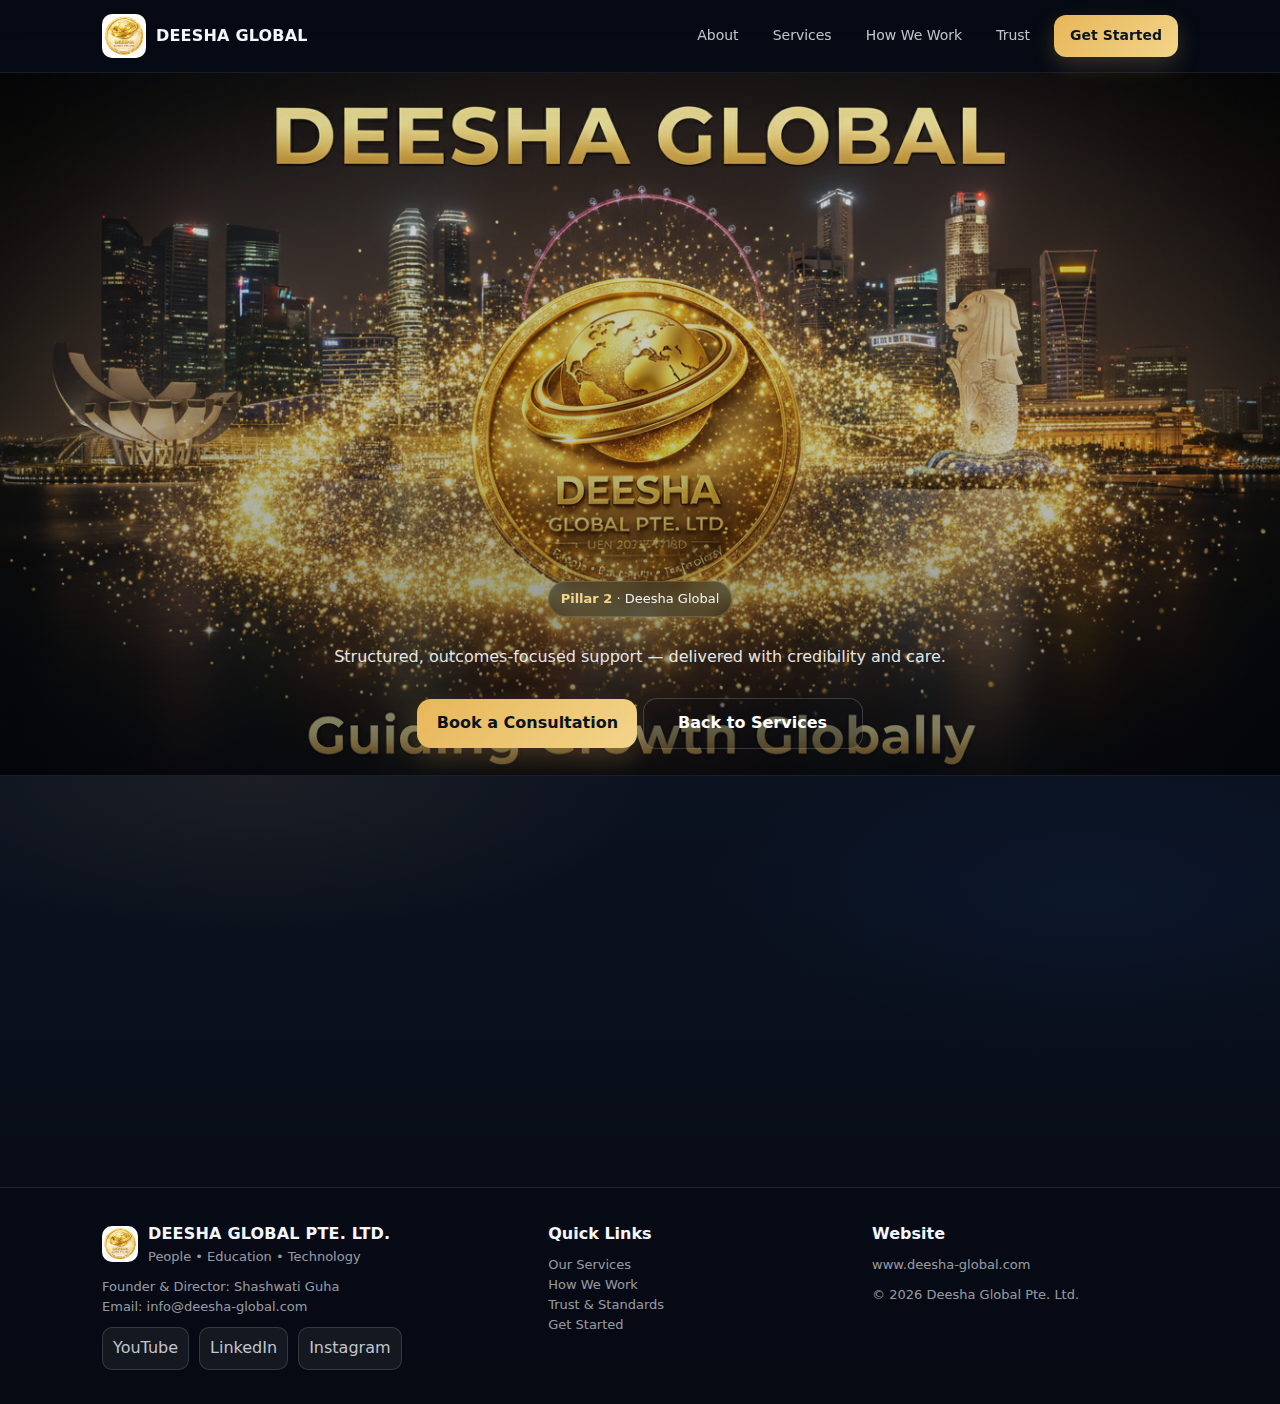
<file: services/education.html>
<!doctype html>
<html lang="en">
<head>
<meta charset="utf-8">
<meta name="viewport" content="width=device-width,initial-scale=1">
<title>Education | Deesha Global</title>
<meta name="description" content="Deesha Global Pte. Ltd. — People • Education • Technology. Guiding Growth Globally.">
<link rel="stylesheet" href="../assets/css/style.css">
</head>
<body>
<div class="header">
  <div class="container">
    <div class="nav">
      <a class="brand" href="../index.html">
        <img src="../assets/images/brand/logo-primary.png" alt="Deesha Global">
        <div class="name">DEESHA GLOBAL</div>
      </a>
      <div class="links">
        <a href="../about.html">About</a>
        <a href="../services.html">Services</a>
        <a href="../how-we-work.html">How We Work</a>
        <a href="../trust.html">Trust</a>
        <a class="cta" href="../contact.html">Get Started</a>
      </div>
    </div>
  </div>
</div>


<div class="hero" style="background-image:url('../assets/images/hero/hero-home.jpg')">
  <div class="container inner">
    <div class="kicker"><span>Pillar 2</span> · Deesha Global</div>
    <h1>Global Education Gateway</h1>
    <p class="lead">Structured, outcomes-focused support — delivered with credibility and care.</p>
    <div class="actions">
      <a class="btn primary" href="../contact.html">Book a Consultation</a>
      <a class="btn" href="../services.html">Back to Services</a>
    </div>
  </div>
</div>
<div class="section">
  <div class="container">
    <div class="grid"><div class="card"><h3>School selection</h3><p>Aligned to child needs and family goals.</p></div><div class="card"><h3>Application support</h3><p>Essays, interviews, timelines, documentation.</p></div><div class="card"><h3>Transition planning</h3><p>Curriculum bridges and academic monitoring.</p></div><div class="card"><h3>University pathways</h3><p>Long-term planning for older students.</p></div></div>
  </div>
</div>


<div class="footer">
  <div class="container">
    <div class="cols">
      <div>
        <div style="display:flex;gap:10px;align-items:center">
          <img src="../assets/images/brand/logo-primary.png" alt="Deesha Global" style="height:36px;width:36px;border-radius:10px">
          <div>
            <div style="font-weight:900;letter-spacing:.2px">DEESHA GLOBAL PTE. LTD.</div>
            <div class="small">People • Education • Technology</div>
          </div>
        </div>
        <div class="small" style="margin-top:10px">Founder & Director: Shashwati Guha</div>
        <div class="small">Email: <a href="mailto:info@deesha-global.com">info@deesha-global.com</a></div>
        <div class="social">
          <a href="https://youtube.com/@deeshaglobal?si=qTfd_5K8CEQ2Bjzt" target="_blank" rel="noopener">YouTube</a>
          <a href="https://www.linkedin.com/posts/deesha-global-pte-ltd_every-parent-asks-will-my-child-cope-singapore-activity-7422602650220806144-qAaH?utm_source=share&utm_medium=member_desktop&rcm=ACoAACJcxrIBuosVPDk3txcxI6AmaB0lUhwIBuk" target="_blank" rel="noopener">LinkedIn</a>
          <a href="https://instagram.com/deeshaglobal" target="_blank" rel="noopener">Instagram</a>
        </div>
      </div>
      <div>
        <div style="font-weight:900;margin-bottom:8px">Quick Links</div>
        <div class="small"><a href="../services.html">Our Services</a></div>
        <div class="small"><a href="../how-we-work.html">How We Work</a></div>
        <div class="small"><a href="../trust.html">Trust & Standards</a></div>
        <div class="small"><a href="../contact.html">Get Started</a></div>
      </div>
      <div>
        <div style="font-weight:900;margin-bottom:8px">Website</div>
        <div class="small"><a href="https://www.deesha-global.com" target="_blank" rel="noopener">www.deesha-global.com</a></div>
        <div class="small" style="margin-top:10px">© 2026 Deesha Global Pte. Ltd.</div>
      </div>
    </div>
  </div>
</div>

<script src="../assets/js/main.js"></script>
</body>
</html>
</file>
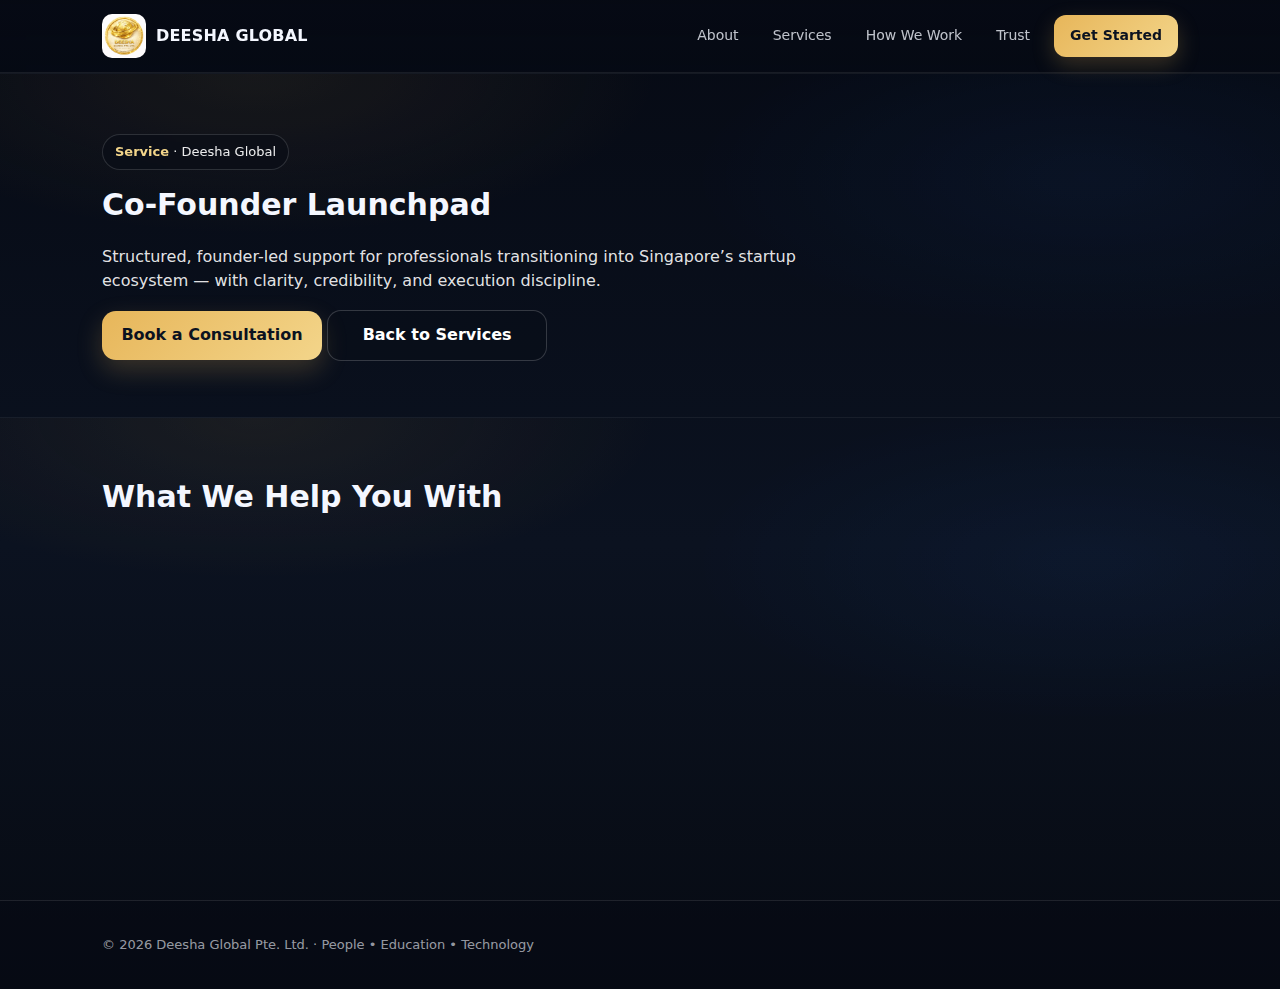
<file: services/launchpad.html>
<!doctype html>
<html lang="en">
<head>
<meta charset="utf-8">
<meta name="viewport" content="width=device-width,initial-scale=1">
<title>Co-Founder Launchpad | Deesha Global</title>

<link rel="stylesheet" href="../assets/css/style.css">
</head>

<body>

<!-- HEADER -->
<div class="header">
  <div class="container">
    <div class="nav">
      <a class="brand" href="../index.html">
        <img src="../assets/images/brand/logo-primary.png" alt="Deesha Global">
        <div class="name">DEESHA GLOBAL</div>
      </a>
      <div class="links">
        <a href="../about.html">About</a>
        <a href="../services.html">Services</a>
        <a href="../how-we-work.html">How We Work</a>
        <a href="../trust.html">Trust</a>
        <a class="cta" href="../contact.html">Get Started</a>
      </div>
    </div>
  </div>
</div>

<!-- PAGE INTRO -->
<div class="section" style="padding-top:60px">
  <div class="container">
    <div class="kicker"><span>Service</span> · Deesha Global</div>

    <h2 style="margin-top:12px">Co-Founder Launchpad</h2>

    <p class="lead" style="max-width:720px">
      Structured, founder-led support for professionals transitioning into
      Singapore’s startup ecosystem — with clarity, credibility, and execution discipline.
    </p>

    <div class="actions" style="margin-top:16px">
      <a class="btn primary" href="../contact.html">Book a Consultation</a>
      <a class="btn" href="../services.html">Back to Services</a>
    </div>
  </div>
</div>

<!-- SERVICE CONTENT -->
<div class="section">
  <div class="container">

    <h2 style="margin-bottom:18px">What We Help You With</h2>

    <div class="grid">

      <div class="card">
        <h3>Co-Founder Matching</h3>
        <p>
          Compatibility-led matching based on skills, vision,
          execution style, and risk appetite.
        </p>
      </div>

      <div class="card">
        <h3>Business Validation</h3>
        <p>
          Market research and business model validation
          to reduce early-stage risk.
        </p>
      </div>

      <div class="card">
        <h3>Incorporation Guidance</h3>
        <p>
          Singapore entity setup, shareholding structures,
          and governance best practices.
        </p>
      </div>

      <div class="card">
        <h3>Investor Readiness</h3>
        <p>
          Pitch clarity, financial logic,
          and early-stage investor positioning.
        </p>
      </div>

      <div class="card">
        <h3>Ongoing Advisory</h3>
        <p>
          Strategic guidance during the first
          12–18 months of execution.
        </p>
      </div>

    </div>
  </div>
</div>

<!-- FOOTER -->
<div class="footer">
  <div class="container">
    <div class="small">
      © 2026 Deesha Global Pte. Ltd. · People • Education • Technology
    </div>
  </div>
</div>

</body>
</html>
</file>
<file: assets/css/style.css>
:root{
  --bg0:#060A14;
  --bg1:#0b1220;

  --card: rgba(255,255,255,.06);
  --card2: rgba(255,255,255,.08);
  --stroke: rgba(255,255,255,.12);

  --text:#f4f7ff;
  --muted: rgba(244,247,255,.78);
  --muted2: rgba(244,247,255,.62);

  --gold:#e7b65a;
  --gold2:#f3d58a;

  --shadow: 0 14px 40px rgba(0,0,0,.30);
  --shadow2: 0 20px 60px rgba(0,0,0,.35);

  --max:1120px;
  --r:16px;
}

*{ box-sizing:border-box; }
html,body{ margin:0; padding:0; }
body{
  font-family: Inter, system-ui, -apple-system, Segoe UI, Roboto, Arial, sans-serif;
  background: linear-gradient(180deg, var(--bg0) 0%, var(--bg1) 55%, #070b13 100%);
  color: var(--text);
  line-height: 1.55;
}
a{ color:inherit; text-decoration:none; }

.container{
  max-width: var(--max);
  margin:0 auto;
  padding: 0 22px;
}

/* =========================
   HEADER / NAV
   ========================= */
.header{
  position: sticky;
  top:0;
  z-index:50;
  background: linear-gradient(180deg, rgba(6,10,20,.96), rgba(6,10,20,.86));
  backdrop-filter: blur(10px);
  border-bottom: 1px solid rgba(255,255,255,.08);
}

.nav{
  display:flex;
  align-items:center;
  justify-content:space-between;
  padding: 14px 0;
  gap: 14px;
}

.brand{
  display:flex;
  align-items:center;
  gap:10px;
  min-width: 180px;
}
.brand img{
  height:44px;
  width:44px;
  border-radius:10px;
  background:#fff;
}
.brand .name{
  font-weight: 900;
  letter-spacing: .2px;
}

.links{
  display:flex;
  align-items:center;
  gap: 14px;
  flex-wrap: nowrap;
}

.links a{
  color: var(--muted);
  padding: 8px 10px;
  border-radius: 10px;
  font-size: 14px;
  white-space: nowrap;
}
.links a:hover{
  background: rgba(255,255,255,.06);
  color: #fff;
}

.links .cta{
  padding: 10px 16px;
  border-radius: 12px;
  background: linear-gradient(135deg, var(--gold), var(--gold2));
  color: #0b1220;
  font-weight: 900;
  box-shadow: 0 8px 22px rgba(231,182,90,.22);
}

/* =========================
   HERO (VIDEO)
   ========================= */
.hero{
  position: relative;
  min-height: 78vh;
  display:flex;
  align-items:stretch;
  background-size: cover;
  background-position: center;
  overflow: hidden;
}

/* overlay above video, below content */
.hero::before{
  content:"";
  position:absolute;
  inset:0;
  background:
    radial-gradient(1200px 600px at 20% 40%, rgba(0,0,0,.06), rgba(0,0,0,0) 60%),
    linear-gradient(180deg, rgba(6,10,20,.10) 0%, rgba(6,10,20,.24) 55%, rgba(6,10,20,.55) 100%);
  z-index: 1;
}

.hero-video{ position: relative; }

.hero-video-bg{
  position:absolute;
  inset:0;
  width:100%;
  height:100%;
  object-fit: cover;
  z-index: 0;
  filter: saturate(1.02) contrast(1.02);
}

/* Hero inner */
.container.inner{
  position: relative;
  z-index: 2;
  width: 100%;
  padding: 28px 22px 26px;
  display:flex;
  flex-direction: column;
  justify-content: flex-end;   /* keep text low */
  align-items: center;
  text-align: center;
  gap: 12px;
}

/* This class is in your HTML */
.hero-min{
  min-height: 78vh;
}

/* Kicker pill */
.kicker{
  display:inline-block;
  padding: 7px 12px;
  border-radius: 999px;
  background: rgba(6,10,20,.40);
  border: 1px solid rgba(255,255,255,.14);
  color: rgba(255,255,255,.92);
  font-size: 13px;
  backdrop-filter: blur(8px);
}
.kicker span{
  color: var(--gold2);
  font-weight: 900;
}

/* Hide old h1 if ever present */
.hero h1{ display:none !important; }

/* =========================
   ONE LINE HEADLINE ON VIDEO
   ========================= */
.hero-headline{
  font-size: clamp(18px, 2.2vw, 34px);
  font-weight: 950;
  letter-spacing: -0.3px;
  color: rgba(244,247,255,.96);
  text-shadow: 0 10px 26px rgba(0,0,0,.45);
  margin-top: 6px;
}

.hero-headline span{
  font-weight: 1000;
  color: transparent;
  background: linear-gradient(135deg, var(--gold2), var(--gold));
  -webkit-background-clip: text;
  background-clip: text;
  /* iPad Safari fix */
  -webkit-text-fill-color: transparent;
}

/* =========================
   CTA ROW (LEFT + RIGHT)
   ========================= */
.hero-cta-row{
  width: 100%;
  max-width: var(--max);
  padding: 0 8px;
  display:flex;
  align-items:center;
  justify-content: space-between;
  gap: 14px;
  margin-top: 10px;
}

/* Buttons */
.btn{
  display:inline-flex;
  align-items:center;
  justify-content:center;
  padding: 12px 16px;
  border-radius: 14px;
  border: 1px solid rgba(255,255,255,.18);
  background: rgba(6,10,20,.26);
  color:#fff;
  font-weight: 800;
  min-width: 220px;
}
.btn:hover{ background: rgba(255,255,255,.06); }

.btn.primary{
  border: none;
  background: linear-gradient(135deg, var(--gold), var(--gold2));
  color:#0b1220;
  box-shadow: 0 10px 26px rgba(231,182,90,.22);
}

/* =========================
   AFTER HERO “SHINY GLASS”
   ========================= */
.hero-after{
  padding: 22px 0 10px;
  border-top: 1px solid rgba(255,255,255,.06);
}

.after-glass{
  position: relative;
  padding: 16px 18px;
  border-radius: 18px;
  background: linear-gradient(180deg, rgba(255,255,255,.08), rgba(255,255,255,.05));
  border: 1px solid rgba(255,255,255,.12);
  box-shadow: 0 18px 60px rgba(0,0,0,.35);
  backdrop-filter: blur(10px);
  color: rgba(244,247,255,.92);
  line-height: 1.65;
  font-weight: 600;
}

.after-glass::before{
  content:"";
  position:absolute;
  inset:-1px;
  border-radius: 18px;
  pointer-events:none;
  background:
    radial-gradient(700px 220px at 15% 20%, rgba(231,182,90,.22), rgba(0,0,0,0) 60%),
    radial-gradient(700px 220px at 85% 60%, rgba(47,125,255,.18), rgba(0,0,0,0) 60%),
    linear-gradient(120deg, rgba(231,182,90,.0), rgba(231,182,90,.10), rgba(47,125,255,.08), rgba(231,182,90,0));
  opacity: .85;
}

/* chips */
.pill{
  position: relative;
  display:inline-block;
  padding: 6px 10px;
  margin: 0 2px;
  border-radius: 999px;
  font-weight: 900;
  letter-spacing: .2px;
  background: rgba(6,10,20,.30);
  border: 1px solid rgba(255,255,255,.14);
  box-shadow: 0 10px 22px rgba(0,0,0,.20);
}

/* accent words */
.accent{
  position: relative;
  display:inline-block;
  font-weight: 1000;
  color: transparent;
  background: linear-gradient(135deg, var(--gold2), var(--gold));
  -webkit-background-clip: text;
  background-clip: text;
  -webkit-text-fill-color: transparent; /* iPad Safari fix */
}

.accent::after{
  content:"";
  position:absolute;
  left:0;
  bottom:-4px;
  width:100%;
  height:2px;
  border-radius:999px;
  background: linear-gradient(90deg, rgba(231,182,90,0), rgba(231,182,90,.9), rgba(231,182,90,0));
  opacity:.55;
}

/* =========================
   SECTIONS
   ========================= */
.section{
  padding: 56px 0;
  border-top: 1px solid rgba(255,255,255,.06);
  position: relative;
}
.section::before{
  content:"";
  position:absolute;
  inset:0;
  pointer-events:none;
  background:
    radial-gradient(700px 280px at 20% 0%, rgba(231,182,90,.10), rgba(0,0,0,0) 60%),
    radial-gradient(700px 280px at 85% 30%, rgba(47,125,255,.08), rgba(0,0,0,0) 60%);
  opacity:.75;
}
.section .container{ position:relative; z-index:1; }

h2{ font-size: 30px; margin: 0 0 10px; }
.lead{ color: rgba(255,255,255,.90); }

/* =========================
   GRID / CARDS
   ========================= */
.grid{
  display:grid;
  gap: 18px;
  margin-top: 18px;
}

@media (min-width: 1025px){
  .grid{ grid-template-columns: repeat(3, 1fr); }
}
@media (max-width: 1024px){
  .grid{ grid-template-columns: repeat(2, 1fr); }
}
@media (max-width: 640px){
  .grid{ grid-template-columns: 1fr; }
}

.card{
  padding: 22px;
  border-radius: var(--r);
  background: linear-gradient(180deg, rgba(255,255,255,.07), rgba(255,255,255,.045));
  border: 1px solid rgba(255,255,255,.10);
  box-shadow: var(--shadow);
  transition: transform .25s ease, border-color .25s ease, background .25s ease;
}
.card:hover{
  transform: translateY(-4px);
  border-color: rgba(231,182,90,.25);
  background: linear-gradient(180deg, rgba(255,255,255,.09), rgba(255,255,255,.055));
}
.card h3{ margin: 0 0 8px; font-size: 18px; }
.card p{ margin: 0; color: var(--muted); }

.more{
  display:inline-block;
  margin-top: 12px;
  font-weight: 900;
  color: var(--gold2);
}

/* Stagger */
@keyframes fadeUp{
  from{ opacity:0; transform: translateY(14px); }
  to{ opacity:1; transform: translateY(0); }
}
.card{ opacity:0; animation: fadeUp .65s ease forwards; }
.card:nth-child(1){ animation-delay: .05s; }
.card:nth-child(2){ animation-delay: .12s; }
.card:nth-child(3){ animation-delay: .19s; }
.card:nth-child(4){ animation-delay: .26s; }
.card:nth-child(5){ animation-delay: .33s; }
.card:nth-child(6){ animation-delay: .40s; }
.card:nth-child(7){ animation-delay: .47s; }
.card:nth-child(8){ animation-delay: .54s; }

@media (prefers-reduced-motion: reduce){
  .card{ opacity:1; animation:none; }
  .card:hover{ transform:none; }
}

/* =========================
   FOUNDER / SPLIT
   ========================= */
.split{
  display:grid;
  grid-template-columns: 1.05fr .95fr;
  gap: 34px;
  align-items: center;
}
.split > div:first-child{ max-width: 640px; }

.portrait{
  width: 100%;
  max-width: 470px;
  border-radius: 22px;
  object-fit: cover;
  aspect-ratio: 4 / 5;
  border: 1px solid rgba(255,255,255,.14);
  box-shadow:
    0 28px 90px rgba(0,0,0,.45),
    0 0 0 1px rgba(231,182,90,.08) inset;
}

.founder-photo{ position: relative; display:inline-block; }
.founder-linkedin{
  position:absolute;
  bottom:18px;
  right:18px;
  padding: 10px 14px;
  border-radius: 12px;
  font-size: 13.5px;
  font-weight: 800;
  color:#0b1220;
  background: linear-gradient(135deg, var(--gold), var(--gold2));
  box-shadow: 0 10px 26px rgba(231,182,90,.28), 0 0 0 1px rgba(255,255,255,.22) inset;
  transition: transform .2s ease, box-shadow .2s ease;
}
.founder-linkedin:hover{
  transform: translateY(-2px);
  box-shadow: 0 14px 34px rgba(231,182,90,.38), 0 0 0 1px rgba(255,255,255,.28) inset;
}

/* =========================
   FOOTER
   ========================= */
.footer{
  padding: 34px 0;
  background: rgba(6,10,20,.35);
  border-top: 1px solid rgba(255,255,255,.10);
}
.cols{
  display:grid;
  grid-template-columns: 1.4fr 1fr 1fr;
  gap: 18px;
}
.small{ color: var(--muted2); font-size: 13px; }

.social{
  display:flex;
  gap: 10px;
  flex-wrap: wrap;
  margin-top: 10px;
}
.social a{
  padding: 8px 10px;
  border-radius: 10px;
  border: 1px solid rgba(255,255,255,.14);
  background: rgba(255,255,255,.06);
  color: var(--muted);
}
.social a:hover{ color:#fff; }

/* =========================
   RESPONSIVE
   ========================= */
@media (max-width: 860px){
  .split{ grid-template-columns: 1fr; gap: 20px; }
  .portrait{ max-width: 520px; margin: 0 auto; }
}

@media (max-width: 768px){
  /* keep video ON; reduce text dominance */
  .hero{ min-height: 86vh; }
  .hero-min{ min-height: 86vh; }
  .container.inner{ padding: 18px 16px 18px; }
  .kicker{ font-size: 12px; }

  .hero-headline{
    font-size: 20px;
    padding: 0 8px;
  }

  .hero-cta-row{
    padding: 0 6px;
    gap: 10px;
  }
  .btn{
    min-width: 0;
    width: 48%;
    padding: 13px 14px;
  }
}

@media (max-width: 640px){
  .container{ padding: 0 16px; }

  /* mobile header: only CTA */
  .brand .name{ display:none; }
  .links a{ display:none; }
  .links a.cta{
    display:inline-flex;
    padding: 9px 12px;
    border-radius: 12px;
    font-size: 13px;
  }

  /* hero CTA: still left/right but fits */
  .hero-cta-row{
    padding: 0;
  }
  .btn{
    width: 48%;
    padding: 14px 12px;
    border-radius: 14px;
  }

  .cols{ grid-template-columns: 1fr; }

  .founder-linkedin{
    bottom:14px;
    right:14px;
    font-size: 13px;
    padding: 9px 12px;
  }
}

/* =========================
   iPad/tablet specific: make sure CTA hits corners
   ========================= */
@media (min-width: 768px) and (max-width: 1180px){
  .hero-cta-row{
    max-width: none;
    padding: 0 18px;
    justify-content: space-between;
  }
}

/* Reduced motion */
@media (prefers-reduced-motion: reduce){
  .hero-video-bg{ display:none; }
  .hero{
    background-image: url("assets/images/hero/hero-home.jpg");
    background-size: cover;
    background-position: center;
  }
}/* =========================
   CONTACT FORM
   ========================= */
.contact-form{
  display:grid;
  gap: 14px;
}

.contact-form label{
  display:flex;
  flex-direction: column;
  gap: 6px;
  font-size: 14px;
  color: var(--muted);
}

.contact-form input,
.contact-form select,
.contact-form textarea{
  padding: 12px 14px;
  border-radius: 12px;
  border: 1px solid rgba(255,255,255,.14);
  background: rgba(6,10,20,.35);
  color: #fff;
  font-size: 15px;
}

.contact-form input:focus,
.contact-form select:focus,
.contact-form textarea:focus{
  outline: none;
  border-color: var(--gold);
  box-shadow: 0 0 0 2px rgba(231,182,90,.25);
}

.contact-form textarea{
  resize: vertical;
}
/* =========================
   CONTACT FORM
   ========================= */
.contact-form{
  display:grid;
  gap: 14px;
}

.contact-form label{
  display:flex;
  flex-direction: column;
  gap: 6px;
  font-size: 14px;
  color: var(--muted);
}

.contact-form input,
.contact-form select,
.contact-form textarea{
  padding: 12px 14px;
  border-radius: 12px;
  border: 1px solid rgba(255,255,255,.14);
  background: rgba(6,10,20,.35);
  color: #fff;
  font-size: 15px;
}

.contact-form input:focus,
.contact-form select:focus,
.contact-form textarea:focus{
  outline: none;
  border-color: var(--gold);
  box-shadow: 0 0 0 2px rgba(231,182,90,.25);
}

.contact-form textarea{
  resize: vertical;
}
/* =========================
   CONTACT PAGE – PREMIUM UI
   ========================= */
.contact-hero{
  position: relative;
  padding: 34px 0 18px;
  border-bottom: 1px solid rgba(255,255,255,.08);
  background:
    radial-gradient(900px 320px at 20% 0%, rgba(231,182,90,.16), rgba(0,0,0,0) 60%),
    radial-gradient(900px 320px at 85% 30%, rgba(47,125,255,.12), rgba(0,0,0,0) 60%);
}

.contact-hero-inner{
  max-width: 860px;
  padding: 18px 0;
}

.contact-badge{
  display:inline-flex;
  align-items:center;
  gap: 8px;
  padding: 7px 12px;
  border-radius: 999px;
  background: rgba(6,10,20,.38);
  border: 1px solid rgba(255,255,255,.14);
  color: rgba(244,247,255,.92);
  font-size: 13px;
  backdrop-filter: blur(10px);
}

.contact-title{
  margin: 12px 0 8px;
  font-size: clamp(28px, 3.2vw, 42px);
  line-height: 1.08;
  letter-spacing: -0.6px;
}

.contact-subtitle{
  margin: 0;
  max-width: 760px;
  color: rgba(244,247,255,.84);
  font-size: 16.5px;
  line-height: 1.6;
}

.contact-section{ padding-top: 30px; }

/* Layout */
.contact-layout{
  display:grid;
  grid-template-columns: 1.35fr .85fr;
  gap: 18px;
  align-items: start;
}

.contact-card{
  padding: 20px;
  border-radius: 18px;
  background: linear-gradient(180deg, rgba(255,255,255,.07), rgba(255,255,255,.045));
  border: 1px solid rgba(255,255,255,.10);
  box-shadow: 0 18px 55px rgba(0,0,0,.32);
}

.contact-card h2{ margin: 0 0 6px; font-size: 22px; }
.contact-card h3{ margin: 0 0 6px; font-size: 18px; }

/* Premium glass + subtle glow */
.contact-glass{
  position: relative;
  overflow: hidden;
  background: linear-gradient(180deg, rgba(6,10,20,.52), rgba(6,10,20,.22));
  border: 1px solid rgba(255,255,255,.14);
  backdrop-filter: blur(12px);
}

.contact-glass::before{
  content:"";
  position:absolute;
  inset:-2px;
  pointer-events:none;
  background:
    radial-gradient(700px 260px at 18% 15%, rgba(231,182,90,.22), rgba(0,0,0,0) 62%),
    radial-gradient(700px 260px at 85% 55%, rgba(47,125,255,.18), rgba(0,0,0,0) 62%);
  opacity: .95;
}

.contact-card-head{
  position: relative;
  z-index: 1;
  padding-bottom: 6px;
  border-bottom: 1px solid rgba(255,255,255,.10);
  margin-bottom: 14px;
}

/* Form */
.contact-form{
  position: relative;
  z-index: 1;
  display:grid;
  gap: 14px;
}

.contact-row{
  display:grid;
  grid-template-columns: 1fr 1fr;
  gap: 12px;
}

.contact-form label{
  display:flex;
  flex-direction: column;
  gap: 6px;
  font-size: 13.5px;
  color: rgba(244,247,255,.80);
}

.contact-form input,
.contact-form select,
.contact-form textarea{
  padding: 12px 14px;
  border-radius: 14px;
  border: 1px solid rgba(255,255,255,.14);
  background: rgba(6,10,20,.38);
  color: #fff;
  font-size: 15px;
}

.contact-form input::placeholder,
.contact-form textarea::placeholder{
  color: rgba(244,247,255,.50);
}

.contact-form input:focus,
.contact-form select:focus,
.contact-form textarea:focus{
  outline: none;
  border-color: rgba(231,182,90,.75);
  box-shadow: 0 0 0 2px rgba(231,182,90,.22);
}

.contact-actions{
  display:flex;
  align-items:center;
  justify-content: space-between;
  gap: 12px;
  flex-wrap: wrap;
  margin-top: 2px;
}

.contact-submit{
  min-width: 210px;
  padding: 12px 18px;
  border-radius: 14px;
}

.contact-note{ opacity: .92; }

.contact-trust{
  margin-top: 8px;
  color: rgba(244,247,255,.62);
}

/* Side cards */
.contact-side{
  display:grid;
  gap: 12px;
}

.contact-social{
  display:flex;
  flex-wrap: wrap;
  gap: 10px;
  margin-top: 6px;
}

.contact-social a{
  padding: 9px 12px;
  border-radius: 12px;
  border: 1px solid rgba(255,255,255,.14);
  background: rgba(255,255,255,.06);
  color: rgba(244,247,255,.82);
}

.contact-social a:hover{ color:#fff; }

.contact-mini-glass{
  background: linear-gradient(180deg, rgba(6,10,20,.45), rgba(6,10,20,.18));
  border: 1px solid rgba(255,255,255,.12);
  backdrop-filter: blur(10px);
}

.contact-steps{
  margin: 10px 0 0;
  padding-left: 18px;
  color: rgba(244,247,255,.78);
}

.contact-steps li{ margin: 7px 0; }

/* THANK YOU PAGE */
.thank-card{
  max-width: 860px;
  margin: 0 auto;
  padding: 26px 22px;
  border-radius: 20px;
  text-align: center;
  background: linear-gradient(180deg, rgba(6,10,20,.48), rgba(6,10,20,.18));
  border: 1px solid rgba(255,255,255,.14);
  box-shadow: 0 22px 70px rgba(0,0,0,.38);
  backdrop-filter: blur(12px);
  position: relative;
  overflow: hidden;
}

.thank-card::before{
  content:"";
  position:absolute;
  inset:-2px;
  pointer-events:none;
  background:
    radial-gradient(760px 260px at 20% 15%, rgba(231,182,90,.22), rgba(0,0,0,0) 62%),
    radial-gradient(760px 260px at 85% 55%, rgba(47,125,255,.18), rgba(0,0,0,0) 62%);
  opacity: .95;
}

.thank-card > *{ position: relative; z-index: 1; }

.thank-badge{
  display:inline-block;
  padding: 7px 12px;
  border-radius: 999px;
  background: rgba(231,182,90,.18);
  border: 1px solid rgba(231,182,90,.35);
  color: rgba(244,247,255,.92);
  font-size: 13px;
  font-weight: 800;
}

.thank-actions{
  display:flex;
  justify-content:center;
  gap: 12px;
  flex-wrap: wrap;
  margin-top: 16px;
}

/* Responsive */
@media (max-width: 1024px){
  .contact-layout{
    grid-template-columns: 1fr;
  }
}

@media (max-width: 640px){
  .contact-row{ grid-template-columns: 1fr; }
  .contact-title{ letter-spacing: -0.3px; }
  .contact-actions{ justify-content: stretch; }
  .contact-submit{ width: 100%; min-width: 0; }
  /* =========================
   WHATSAPP FLOATING BUTTON
   ========================= */
.whatsapp-float{
  position: fixed;
  right: 18px;
  bottom: 18px;
  z-index: 999;

  width: 56px;
  height: 56px;
  border-radius: 50%;

  background: linear-gradient(135deg, #25D366, #1ebe57);
  color: #0b1220;

  display: flex;
  align-items: center;
  justify-content: center;

  font-size: 26px;
  text-decoration: none;

  box-shadow:
    0 10px 26px rgba(37,211,102,.45),
    0 0 0 2px rgba(255,255,255,.22);

  transition: transform .2s ease, box-shadow .2s ease;
}

.whatsapp-float:hover{
  transform: translateY(-3px);
  box-shadow:
    0 14px 34px rgba(37,211,102,.55),
    0 0 0 2px rgba(255,255,255,.32);
}

.whatsapp-icon{
  line-height: 1;
}

/* Mobile spacing tweak */
@media (max-width: 640px){
  .whatsapp-float{
    right: 14px;
    bottom: 14px;
    width: 52px;
    height: 52px;
    font-size: 24px;
  }
}
}
</file>
